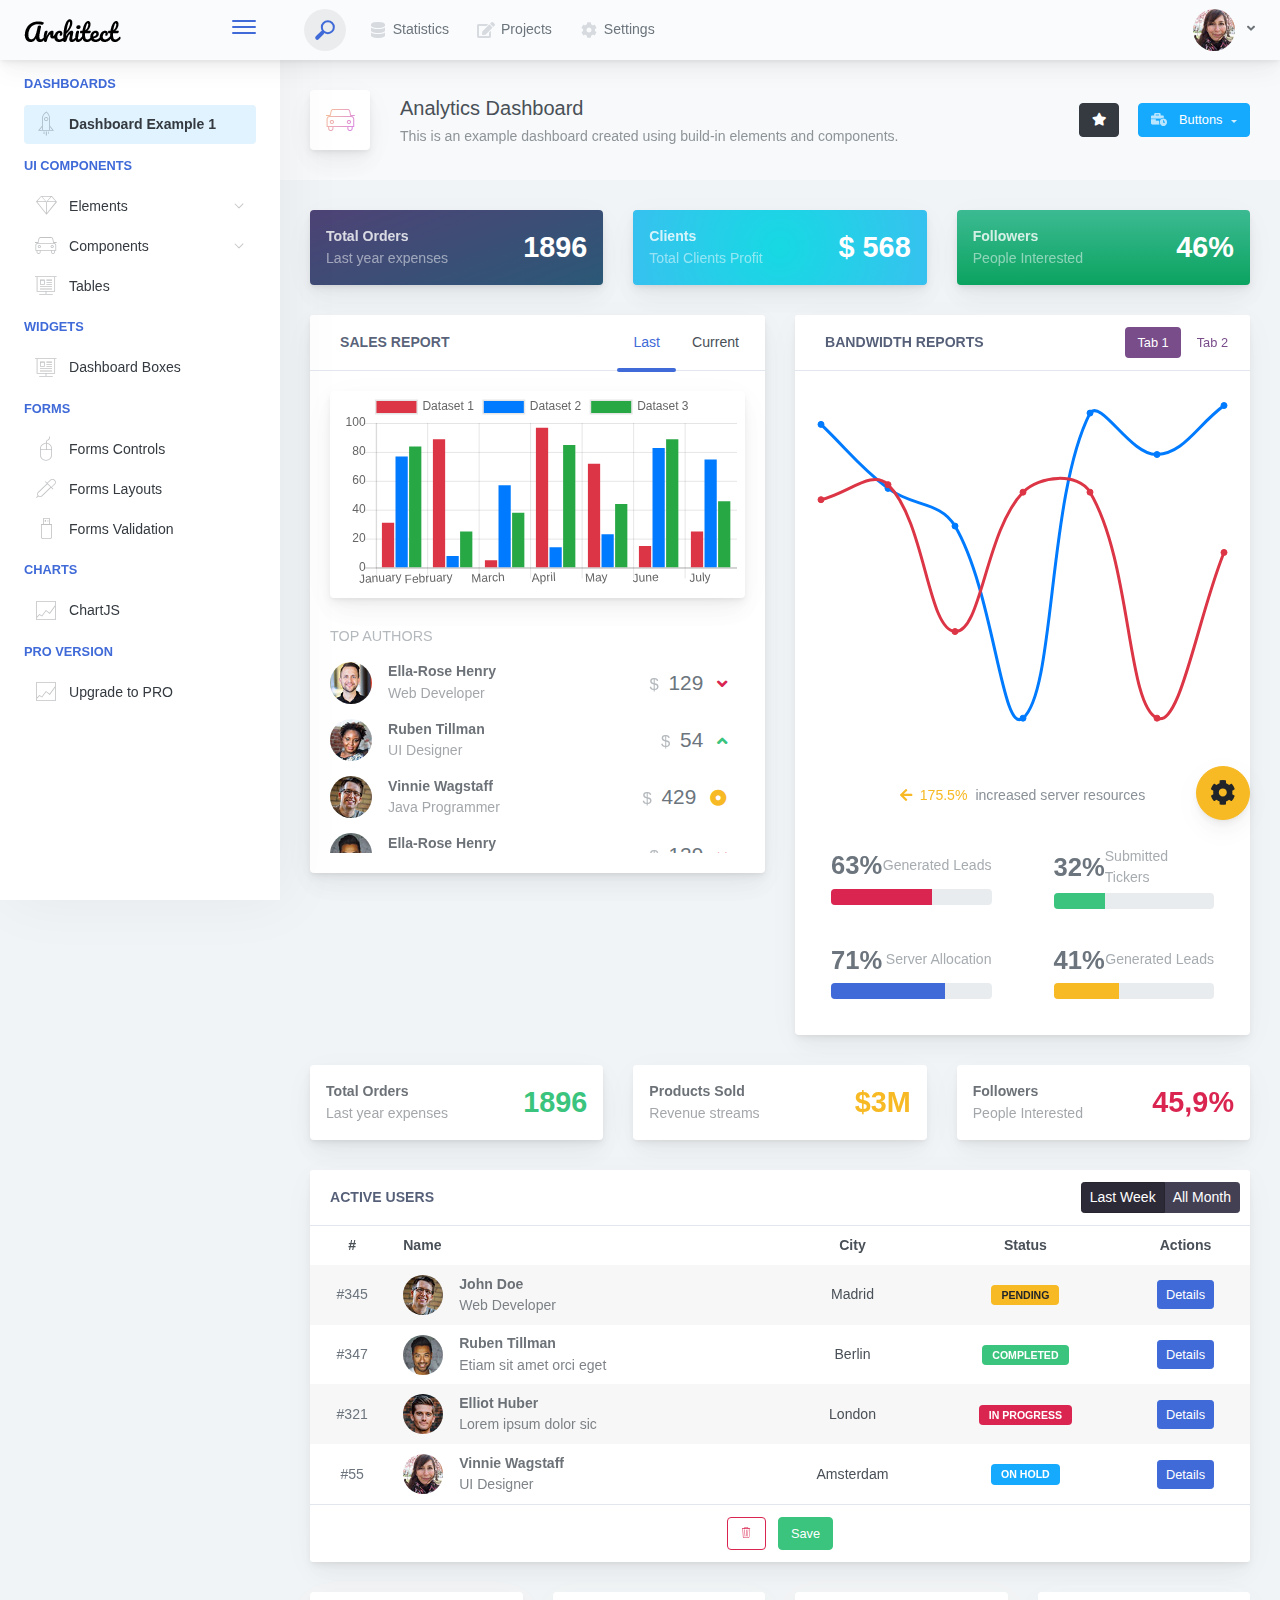
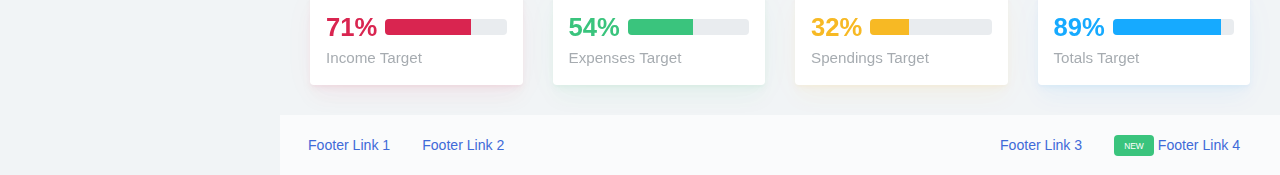
<file: INVESTIDOR/index.html>
<!doctype html>
<html lang="en">

<head>
    <meta charset="utf-8">
    <meta http-equiv="X-UA-Compatible" content="IE=edge">
    <meta http-equiv="Content-Language" content="en">
    <meta http-equiv="Content-Type" content="text/html; charset=utf-8"/>
    <title>Analytics Dashboard - This is an example dashboard created using build-in elements and components.</title>
    <meta name="viewport" content="width=device-width, initial-scale=1, maximum-scale=1, user-scalable=no, shrink-to-fit=no" />
    <meta name="description" content="This is an example dashboard created using build-in elements and components.">
    <meta name="msapplication-tap-highlight" content="no">
    <!--
    =========================================================
    * ArchitectUI HTML Theme Dashboard - v1.0.0
    =========================================================
    * Product Page: https://dashboardpack.com
    * Copyright 2019 DashboardPack (https://dashboardpack.com)
    * Licensed under MIT (https://github.com/DashboardPack/architectui-html-theme-free/blob/master/LICENSE)
    =========================================================
    * The above copyright notice and this permission notice shall be included in all copies or substantial portions of the Software.
-->
<link href="./main.css" rel="stylesheet"></head>
<body>
    <div class="app-container app-theme-white body-tabs-shadow fixed-sidebar fixed-header">
        <div class="app-header header-shadow">
            <div class="app-header__logo">
                <div class="logo-src"></div>
                <div class="header__pane ml-auto">
                    <div>
                        <button type="button" class="hamburger close-sidebar-btn hamburger--elastic" data-class="closed-sidebar">
                            <span class="hamburger-box">
                                <span class="hamburger-inner"></span>
                            </span>
                        </button>
                    </div>
                </div>
            </div>
            <div class="app-header__mobile-menu">
                <div>
                    <button type="button" class="hamburger hamburger--elastic mobile-toggle-nav">
                        <span class="hamburger-box">
                            <span class="hamburger-inner"></span>
                        </span>
                    </button>
                </div>
            </div>
            <div class="app-header__menu">
                <span>
                    <button type="button" class="btn-icon btn-icon-only btn btn-primary btn-sm mobile-toggle-header-nav">
                        <span class="btn-icon-wrapper">
                            <i class="fa fa-ellipsis-v fa-w-6"></i>
                        </span>
                    </button>
                </span>
            </div>    <div class="app-header__content">
                <div class="app-header-left">
                    <div class="search-wrapper">
                        <div class="input-holder">
                            <input type="text" class="search-input" placeholder="Type to search">
                            <button class="search-icon"><span></span></button>
                        </div>
                        <button class="close"></button>
                    </div>
                    <ul class="header-menu nav">
                        <li class="nav-item">
                            <a href="javascript:void(0);" class="nav-link">
                                <i class="nav-link-icon fa fa-database"> </i>
                                Statistics
                            </a>
                        </li>
                        <li class="btn-group nav-item">
                            <a href="javascript:void(0);" class="nav-link">
                                <i class="nav-link-icon fa fa-edit"></i>
                                Projects
                            </a>
                        </li>
                        <li class="dropdown nav-item">
                            <a href="javascript:void(0);" class="nav-link">
                                <i class="nav-link-icon fa fa-cog"></i>
                                Settings
                            </a>
                        </li>
                    </ul>        </div>
                    <div class="app-header-right">
                        <div class="header-btn-lg pr-0">
                            <div class="widget-content p-0">
                                <div class="widget-content-wrapper">
                                    <div class="widget-content-left">
                                        <div class="btn-group">
                                            <a data-toggle="dropdown" aria-haspopup="true" aria-expanded="false" class="p-0 btn">
                                                <img width="42" class="rounded-circle" src="assets/images/avatars/1.jpg" alt="">
                                                <i class="fa fa-angle-down ml-2 opacity-8"></i>
                                            </a>
                                            <div tabindex="-1" role="menu" aria-hidden="true" class="dropdown-menu dropdown-menu-right">
                                                <button type="button" tabindex="0" class="dropdown-item">User Account</button>
                                                <button type="button" tabindex="0" class="dropdown-item">Settings</button>
                                                <h6 tabindex="-1" class="dropdown-header">Header</h6>
                                                <button type="button" tabindex="0" class="dropdown-item">Actions</button>
                                                <div tabindex="-1" class="dropdown-divider"></div>
                                                <button type="button" tabindex="0" class="dropdown-item">Dividers</button>
                                            </div>
                                        </div>
                                    </div>
                                    <div class="widget-content-left  ml-3 header-user-info">
                                        <div class="widget-heading">
                                            Alina Mclourd
                                        </div>
                                        <div class="widget-subheading">
                                            VP People Manager
                                        </div>
                                    </div>
                                    <div class="widget-content-right header-user-info ml-3">
                                        <button type="button" class="btn-shadow p-1 btn btn-primary btn-sm show-toastr-example">
                                            <i class="fa text-white fa-calendar pr-1 pl-1"></i>
                                        </button>
                                    </div>
                                </div>
                            </div>
                        </div>        </div>
                    </div>
                </div>        <div class="ui-theme-settings">
                    <button type="button" id="TooltipDemo" class="btn-open-options btn btn-warning">
                        <i class="fa fa-cog fa-w-16 fa-spin fa-2x"></i>
                    </button>
                    <div class="theme-settings__inner">
                        <div class="scrollbar-container">
                            <div class="theme-settings__options-wrapper">
                                <h3 class="themeoptions-heading">Layout Options
                                </h3>
                                <div class="p-3">
                                    <ul class="list-group">
                                        <li class="list-group-item">
                                            <div class="widget-content p-0">
                                                <div class="widget-content-wrapper">
                                                    <div class="widget-content-left mr-3">
                                                        <div class="switch has-switch switch-container-class" data-class="fixed-header">
                                                            <div class="switch-animate switch-on">
                                                                <input type="checkbox" checked data-toggle="toggle" data-onstyle="success">
                                                            </div>
                                                        </div>
                                                    </div>
                                                    <div class="widget-content-left">
                                                        <div class="widget-heading">Fixed Header
                                                        </div>
                                                        <div class="widget-subheading">Makes the header top fixed, always visible!
                                                        </div>
                                                    </div>
                                                </div>
                                            </div>
                                        </li>
                                        <li class="list-group-item">
                                            <div class="widget-content p-0">
                                                <div class="widget-content-wrapper">
                                                    <div class="widget-content-left mr-3">
                                                        <div class="switch has-switch switch-container-class" data-class="fixed-sidebar">
                                                            <div class="switch-animate switch-on">
                                                                <input type="checkbox" checked data-toggle="toggle" data-onstyle="success">
                                                            </div>
                                                        </div>
                                                    </div>
                                                    <div class="widget-content-left">
                                                        <div class="widget-heading">Fixed Sidebar
                                                        </div>
                                                        <div class="widget-subheading">Makes the sidebar left fixed, always visible!
                                                        </div>
                                                    </div>
                                                </div>
                                            </div>
                                        </li>
                                        <li class="list-group-item">
                                            <div class="widget-content p-0">
                                                <div class="widget-content-wrapper">
                                                    <div class="widget-content-left mr-3">
                                                        <div class="switch has-switch switch-container-class" data-class="fixed-footer">
                                                            <div class="switch-animate switch-off">
                                                                <input type="checkbox" data-toggle="toggle" data-onstyle="success">
                                                            </div>
                                                        </div>
                                                    </div>
                                                    <div class="widget-content-left">
                                                        <div class="widget-heading">Fixed Footer
                                                        </div>
                                                        <div class="widget-subheading">Makes the app footer bottom fixed, always visible!
                                                        </div>
                                                    </div>
                                                </div>
                                            </div>
                                        </li>
                                    </ul>
                                </div>
                                <h3 class="themeoptions-heading">
                                    <div>
                                        Header Options
                                    </div>
                                    <button type="button" class="btn-pill btn-shadow btn-wide ml-auto btn btn-focus btn-sm switch-header-cs-class" data-class="">
                                        Restore Default
                                    </button>
                                </h3>
                                <div class="p-3">
                                    <ul class="list-group">
                                        <li class="list-group-item">
                                            <h5 class="pb-2">Choose Color Scheme
                                            </h5>
                                            <div class="theme-settings-swatches">
                                                <div class="swatch-holder bg-primary switch-header-cs-class" data-class="bg-primary header-text-light">
                                                </div>
                                                <div class="swatch-holder bg-secondary switch-header-cs-class" data-class="bg-secondary header-text-light">
                                                </div>
                                                <div class="swatch-holder bg-success switch-header-cs-class" data-class="bg-success header-text-dark">
                                                </div>
                                                <div class="swatch-holder bg-info switch-header-cs-class" data-class="bg-info header-text-dark">
                                                </div>
                                                <div class="swatch-holder bg-warning switch-header-cs-class" data-class="bg-warning header-text-dark">
                                                </div>
                                                <div class="swatch-holder bg-danger switch-header-cs-class" data-class="bg-danger header-text-light">
                                                </div>
                                                <div class="swatch-holder bg-light switch-header-cs-class" data-class="bg-light header-text-dark">
                                                </div>
                                                <div class="swatch-holder bg-dark switch-header-cs-class" data-class="bg-dark header-text-light">
                                                </div>
                                                <div class="swatch-holder bg-focus switch-header-cs-class" data-class="bg-focus header-text-light">
                                                </div>
                                                <div class="swatch-holder bg-alternate switch-header-cs-class" data-class="bg-alternate header-text-light">
                                                </div>
                                                <div class="divider">
                                                </div>
                                                <div class="swatch-holder bg-vicious-stance switch-header-cs-class" data-class="bg-vicious-stance header-text-light">
                                                </div>
                                                <div class="swatch-holder bg-midnight-bloom switch-header-cs-class" data-class="bg-midnight-bloom header-text-light">
                                                </div>
                                                <div class="swatch-holder bg-night-sky switch-header-cs-class" data-class="bg-night-sky header-text-light">
                                                </div>
                                                <div class="swatch-holder bg-slick-carbon switch-header-cs-class" data-class="bg-slick-carbon header-text-light">
                                                </div>
                                                <div class="swatch-holder bg-asteroid switch-header-cs-class" data-class="bg-asteroid header-text-light">
                                                </div>
                                                <div class="swatch-holder bg-royal switch-header-cs-class" data-class="bg-royal header-text-light">
                                                </div>
                                                <div class="swatch-holder bg-warm-flame switch-header-cs-class" data-class="bg-warm-flame header-text-dark">
                                                </div>
                                                <div class="swatch-holder bg-night-fade switch-header-cs-class" data-class="bg-night-fade header-text-dark">
                                                </div>
                                                <div class="swatch-holder bg-sunny-morning switch-header-cs-class" data-class="bg-sunny-morning header-text-dark">
                                                </div>
                                                <div class="swatch-holder bg-tempting-azure switch-header-cs-class" data-class="bg-tempting-azure header-text-dark">
                                                </div>
                                                <div class="swatch-holder bg-amy-crisp switch-header-cs-class" data-class="bg-amy-crisp header-text-dark">
                                                </div>
                                                <div class="swatch-holder bg-heavy-rain switch-header-cs-class" data-class="bg-heavy-rain header-text-dark">
                                                </div>
                                                <div class="swatch-holder bg-mean-fruit switch-header-cs-class" data-class="bg-mean-fruit header-text-dark">
                                                </div>
                                                <div class="swatch-holder bg-malibu-beach switch-header-cs-class" data-class="bg-malibu-beach header-text-light">
                                                </div>
                                                <div class="swatch-holder bg-deep-blue switch-header-cs-class" data-class="bg-deep-blue header-text-dark">
                                                </div>
                                                <div class="swatch-holder bg-ripe-malin switch-header-cs-class" data-class="bg-ripe-malin header-text-light">
                                                </div>
                                                <div class="swatch-holder bg-arielle-smile switch-header-cs-class" data-class="bg-arielle-smile header-text-light">
                                                </div>
                                                <div class="swatch-holder bg-plum-plate switch-header-cs-class" data-class="bg-plum-plate header-text-light">
                                                </div>
                                                <div class="swatch-holder bg-happy-fisher switch-header-cs-class" data-class="bg-happy-fisher header-text-dark">
                                                </div>
                                                <div class="swatch-holder bg-happy-itmeo switch-header-cs-class" data-class="bg-happy-itmeo header-text-light">
                                                </div>
                                                <div class="swatch-holder bg-mixed-hopes switch-header-cs-class" data-class="bg-mixed-hopes header-text-light">
                                                </div>
                                                <div class="swatch-holder bg-strong-bliss switch-header-cs-class" data-class="bg-strong-bliss header-text-light">
                                                </div>
                                                <div class="swatch-holder bg-grow-early switch-header-cs-class" data-class="bg-grow-early header-text-light">
                                                </div>
                                                <div class="swatch-holder bg-love-kiss switch-header-cs-class" data-class="bg-love-kiss header-text-light">
                                                </div>
                                                <div class="swatch-holder bg-premium-dark switch-header-cs-class" data-class="bg-premium-dark header-text-light">
                                                </div>
                                                <div class="swatch-holder bg-happy-green switch-header-cs-class" data-class="bg-happy-green header-text-light">
                                                </div>
                                            </div>
                                        </li>
                                    </ul>
                                </div>
                                <h3 class="themeoptions-heading">
                                    <div>Sidebar Options</div>
                                    <button type="button" class="btn-pill btn-shadow btn-wide ml-auto btn btn-focus btn-sm switch-sidebar-cs-class" data-class="">
                                        Restore Default
                                    </button>
                                </h3>
                                <div class="p-3">
                                    <ul class="list-group">
                                        <li class="list-group-item">
                                            <h5 class="pb-2">Choose Color Scheme
                                            </h5>
                                            <div class="theme-settings-swatches">
                                                <div class="swatch-holder bg-primary switch-sidebar-cs-class" data-class="bg-primary sidebar-text-light">
                                                </div>
                                                <div class="swatch-holder bg-secondary switch-sidebar-cs-class" data-class="bg-secondary sidebar-text-light">
                                                </div>
                                                <div class="swatch-holder bg-success switch-sidebar-cs-class" data-class="bg-success sidebar-text-dark">
                                                </div>
                                                <div class="swatch-holder bg-info switch-sidebar-cs-class" data-class="bg-info sidebar-text-dark">
                                                </div>
                                                <div class="swatch-holder bg-warning switch-sidebar-cs-class" data-class="bg-warning sidebar-text-dark">
                                                </div>
                                                <div class="swatch-holder bg-danger switch-sidebar-cs-class" data-class="bg-danger sidebar-text-light">
                                                </div>
                                                <div class="swatch-holder bg-light switch-sidebar-cs-class" data-class="bg-light sidebar-text-dark">
                                                </div>
                                                <div class="swatch-holder bg-dark switch-sidebar-cs-class" data-class="bg-dark sidebar-text-light">
                                                </div>
                                                <div class="swatch-holder bg-focus switch-sidebar-cs-class" data-class="bg-focus sidebar-text-light">
                                                </div>
                                                <div class="swatch-holder bg-alternate switch-sidebar-cs-class" data-class="bg-alternate sidebar-text-light">
                                                </div>
                                                <div class="divider">
                                                </div>
                                                <div class="swatch-holder bg-vicious-stance switch-sidebar-cs-class" data-class="bg-vicious-stance sidebar-text-light">
                                                </div>
                                                <div class="swatch-holder bg-midnight-bloom switch-sidebar-cs-class" data-class="bg-midnight-bloom sidebar-text-light">
                                                </div>
                                                <div class="swatch-holder bg-night-sky switch-sidebar-cs-class" data-class="bg-night-sky sidebar-text-light">
                                                </div>
                                                <div class="swatch-holder bg-slick-carbon switch-sidebar-cs-class" data-class="bg-slick-carbon sidebar-text-light">
                                                </div>
                                                <div class="swatch-holder bg-asteroid switch-sidebar-cs-class" data-class="bg-asteroid sidebar-text-light">
                                                </div>
                                                <div class="swatch-holder bg-royal switch-sidebar-cs-class" data-class="bg-royal sidebar-text-light">
                                                </div>
                                                <div class="swatch-holder bg-warm-flame switch-sidebar-cs-class" data-class="bg-warm-flame sidebar-text-dark">
                                                </div>
                                                <div class="swatch-holder bg-night-fade switch-sidebar-cs-class" data-class="bg-night-fade sidebar-text-dark">
                                                </div>
                                                <div class="swatch-holder bg-sunny-morning switch-sidebar-cs-class" data-class="bg-sunny-morning sidebar-text-dark">
                                                </div>
                                                <div class="swatch-holder bg-tempting-azure switch-sidebar-cs-class" data-class="bg-tempting-azure sidebar-text-dark">
                                                </div>
                                                <div class="swatch-holder bg-amy-crisp switch-sidebar-cs-class" data-class="bg-amy-crisp sidebar-text-dark">
                                                </div>
                                                <div class="swatch-holder bg-heavy-rain switch-sidebar-cs-class" data-class="bg-heavy-rain sidebar-text-dark">
                                                </div>
                                                <div class="swatch-holder bg-mean-fruit switch-sidebar-cs-class" data-class="bg-mean-fruit sidebar-text-dark">
                                                </div>
                                                <div class="swatch-holder bg-malibu-beach switch-sidebar-cs-class" data-class="bg-malibu-beach sidebar-text-light">
                                                </div>
                                                <div class="swatch-holder bg-deep-blue switch-sidebar-cs-class" data-class="bg-deep-blue sidebar-text-dark">
                                                </div>
                                                <div class="swatch-holder bg-ripe-malin switch-sidebar-cs-class" data-class="bg-ripe-malin sidebar-text-light">
                                                </div>
                                                <div class="swatch-holder bg-arielle-smile switch-sidebar-cs-class" data-class="bg-arielle-smile sidebar-text-light">
                                                </div>
                                                <div class="swatch-holder bg-plum-plate switch-sidebar-cs-class" data-class="bg-plum-plate sidebar-text-light">
                                                </div>
                                                <div class="swatch-holder bg-happy-fisher switch-sidebar-cs-class" data-class="bg-happy-fisher sidebar-text-dark">
                                                </div>
                                                <div class="swatch-holder bg-happy-itmeo switch-sidebar-cs-class" data-class="bg-happy-itmeo sidebar-text-light">
                                                </div>
                                                <div class="swatch-holder bg-mixed-hopes switch-sidebar-cs-class" data-class="bg-mixed-hopes sidebar-text-light">
                                                </div>
                                                <div class="swatch-holder bg-strong-bliss switch-sidebar-cs-class" data-class="bg-strong-bliss sidebar-text-light">
                                                </div>
                                                <div class="swatch-holder bg-grow-early switch-sidebar-cs-class" data-class="bg-grow-early sidebar-text-light">
                                                </div>
                                                <div class="swatch-holder bg-love-kiss switch-sidebar-cs-class" data-class="bg-love-kiss sidebar-text-light">
                                                </div>
                                                <div class="swatch-holder bg-premium-dark switch-sidebar-cs-class" data-class="bg-premium-dark sidebar-text-light">
                                                </div>
                                                <div class="swatch-holder bg-happy-green switch-sidebar-cs-class" data-class="bg-happy-green sidebar-text-light">
                                                </div>
                                            </div>
                                        </li>
                                    </ul>
                                </div>
                                <h3 class="themeoptions-heading">
                                    <div>Main Content Options</div>
                                    <button type="button" class="btn-pill btn-shadow btn-wide ml-auto active btn btn-focus btn-sm">Restore Default
                                    </button>
                                </h3>
                                <div class="p-3">
                                    <ul class="list-group">
                                        <li class="list-group-item">
                                            <h5 class="pb-2">Page Section Tabs
                                            </h5>
                                            <div class="theme-settings-swatches">
                                                <div role="group" class="mt-2 btn-group">
                                                    <button type="button" class="btn-wide btn-shadow btn-primary btn btn-secondary switch-theme-class" data-class="body-tabs-line">
                                                        Line
                                                    </button>
                                                    <button type="button" class="btn-wide btn-shadow btn-primary active btn btn-secondary switch-theme-class" data-class="body-tabs-shadow">
                                                        Shadow
                                                    </button>
                                                </div>
                                            </div>
                                        </li>
                                    </ul>
                                </div>
                            </div>
                        </div>
                    </div>
                </div>        <div class="app-main">
                    <div class="app-sidebar sidebar-shadow">
                        <div class="app-header__logo">
                            <div class="logo-src"></div>
                            <div class="header__pane ml-auto">
                                <div>
                                    <button type="button" class="hamburger close-sidebar-btn hamburger--elastic" data-class="closed-sidebar">
                                        <span class="hamburger-box">
                                            <span class="hamburger-inner"></span>
                                        </span>
                                    </button>
                                </div>
                            </div>
                        </div>
                        <div class="app-header__mobile-menu">
                            <div>
                                <button type="button" class="hamburger hamburger--elastic mobile-toggle-nav">
                                    <span class="hamburger-box">
                                        <span class="hamburger-inner"></span>
                                    </span>
                                </button>
                            </div>
                        </div>
                        <div class="app-header__menu">
                            <span>
                                <button type="button" class="btn-icon btn-icon-only btn btn-primary btn-sm mobile-toggle-header-nav">
                                    <span class="btn-icon-wrapper">
                                        <i class="fa fa-ellipsis-v fa-w-6"></i>
                                    </span>
                                </button>
                            </span>
                        </div>    <div class="scrollbar-sidebar">
                            <div class="app-sidebar__inner">
                                <ul class="vertical-nav-menu">
                                    <li class="app-sidebar__heading">Dashboards</li>
                                    <li>
                                        <a href="index.html" class="mm-active">
                                            <i class="metismenu-icon pe-7s-rocket"></i>
                                            Dashboard Example 1
                                        </a>
                                    </li>
                                    <li class="app-sidebar__heading">UI Components</li>
                                    <li        
                                    
                                    
                                    
                                    
                                    
                                    
                                    
                                    >
                                    <a href="#">
                                        <i class="metismenu-icon pe-7s-diamond"></i>
                                        Elements
                                        <i class="metismenu-state-icon pe-7s-angle-down caret-left"></i>
                                    </a>
                                    <ul








                                    >
                                    <li>
                                        <a href="elements-buttons-standard.html">
                                            <i class="metismenu-icon"></i>
                                            Buttons
                                        </a>
                                    </li>
                                    <li>
                                        <a href="elements-dropdowns.html">
                                            <i class="metismenu-icon">
                                            </i>Dropdowns
                                        </a>
                                    </li>
                                    <li>
                                        <a href="elements-icons.html">
                                            <i class="metismenu-icon">
                                            </i>Icons
                                        </a>
                                    </li>
                                    <li>
                                        <a href="elements-badges-labels.html">
                                            <i class="metismenu-icon">
                                            </i>Badges
                                        </a>
                                    </li>
                                    <li>
                                        <a href="elements-cards.html">
                                            <i class="metismenu-icon">
                                            </i>Cards
                                        </a>
                                    </li>
                                    <li>
                                        <a href="elements-list-group.html">
                                            <i class="metismenu-icon">
                                            </i>List Groups
                                        </a>
                                    </li>
                                    <li>
                                        <a href="elements-navigation.html">
                                            <i class="metismenu-icon">
                                            </i>Navigation Menus
                                        </a>
                                    </li>
                                    <li>
                                        <a href="elements-utilities.html">
                                            <i class="metismenu-icon">
                                            </i>Utilities
                                        </a>
                                    </li>
                                </ul>
                            </li>
                            <li











                            >
                            <a href="#">
                                <i class="metismenu-icon pe-7s-car"></i>
                                Components
                                <i class="metismenu-state-icon pe-7s-angle-down caret-left"></i>
                            </a>
                            <ul











                            >
                            <li>
                                <a href="components-tabs.html">
                                    <i class="metismenu-icon">
                                    </i>Tabs
                                </a>
                            </li>
                            <li>
                                <a href="components-accordions.html">
                                    <i class="metismenu-icon">
                                    </i>Accordions
                                </a>
                            </li>
                            <li>
                                <a href="components-notifications.html">
                                    <i class="metismenu-icon">
                                    </i>Notifications
                                </a>
                            </li>
                            <li>
                                <a href="components-modals.html">
                                    <i class="metismenu-icon">
                                    </i>Modals
                                </a>
                            </li>
                            <li>
                                <a href="components-progress-bar.html">
                                    <i class="metismenu-icon">
                                    </i>Progress Bar
                                </a>
                            </li>
                            <li>
                                <a href="components-tooltips-popovers.html">
                                    <i class="metismenu-icon">
                                    </i>Tooltips &amp; Popovers
                                </a>
                            </li>
                            <li>
                                <a href="components-carousel.html">
                                    <i class="metismenu-icon">
                                    </i>Carousel
                                </a>
                            </li>
                            <li>
                                <a href="components-calendar.html">
                                    <i class="metismenu-icon">
                                    </i>Calendar
                                </a>
                            </li>
                            <li>
                                <a href="components-pagination.html">
                                    <i class="metismenu-icon">
                                    </i>Pagination
                                </a>
                            </li>
                            <li>
                                <a href="components-scrollable-elements.html">
                                    <i class="metismenu-icon">
                                    </i>Scrollable
                                </a>
                            </li>
                            <li>
                                <a href="components-maps.html">
                                    <i class="metismenu-icon">
                                    </i>Maps
                                </a>
                            </li>
                        </ul>
                    </li>
                    <li  >
                        <a href="tables-regular.html">
                            <i class="metismenu-icon pe-7s-display2"></i>
                            Tables
                        </a>
                    </li>
                    <li class="app-sidebar__heading">Widgets</li>
                    <li>
                        <a href="dashboard-boxes.html">
                            <i class="metismenu-icon pe-7s-display2"></i>
                            Dashboard Boxes
                        </a>
                    </li>
                    <li class="app-sidebar__heading">Forms</li>
                    <li>
                        <a href="forms-controls.html">
                            <i class="metismenu-icon pe-7s-mouse">
                            </i>Forms Controls
                        </a>
                    </li>
                    <li>
                        <a href="forms-layouts.html">
                            <i class="metismenu-icon pe-7s-eyedropper">
                            </i>Forms Layouts
                        </a>
                    </li>
                    <li>
                        <a href="forms-validation.html">
                            <i class="metismenu-icon pe-7s-pendrive">
                            </i>Forms Validation
                        </a>
                    </li>
                    <li class="app-sidebar__heading">Charts</li>
                    <li>
                        <a href="charts-chartjs.html">
                            <i class="metismenu-icon pe-7s-graph2">
                            </i>ChartJS
                        </a>
                    </li>
                    <li class="app-sidebar__heading">PRO Version</li>
                    <li>
                        <a href="https://dashboardpack.com/theme-details/architectui-dashboard-html-pro/" target="_blank">
                            <i class="metismenu-icon pe-7s-graph2">
                            </i>
                            Upgrade to PRO
                        </a>
                    </li>
                </ul>
            </div>
        </div>
    </div>    <div class="app-main__outer">
        <div class="app-main__inner">
            <div class="app-page-title">
                <div class="page-title-wrapper">
                    <div class="page-title-heading">
                        <div class="page-title-icon">
                            <i class="pe-7s-car icon-gradient bg-mean-fruit">
                            </i>
                        </div>
                        <div>Analytics Dashboard
                            <div class="page-title-subheading">This is an example dashboard created using build-in elements and components.
                            </div>
                        </div>
                    </div>
                    <div class="page-title-actions">
                        <button type="button" data-toggle="tooltip" title="Example Tooltip" data-placement="bottom" class="btn-shadow mr-3 btn btn-dark">
                            <i class="fa fa-star"></i>
                        </button>
                        <div class="d-inline-block dropdown">
                            <button type="button" data-toggle="dropdown" aria-haspopup="true" aria-expanded="false" class="btn-shadow dropdown-toggle btn btn-info">
                                <span class="btn-icon-wrapper pr-2 opacity-7">
                                    <i class="fa fa-business-time fa-w-20"></i>
                                </span>
                                Buttons
                            </button>
                            <div tabindex="-1" role="menu" aria-hidden="true" class="dropdown-menu dropdown-menu-right">
                                <ul class="nav flex-column">
                                    <li class="nav-item">
                                        <a href="javascript:void(0);" class="nav-link">
                                            <i class="nav-link-icon lnr-inbox"></i>
                                            <span>
                                                Inbox
                                            </span>
                                            <div class="ml-auto badge badge-pill badge-secondary">86</div>
                                        </a>
                                    </li>
                                    <li class="nav-item">
                                        <a href="javascript:void(0);" class="nav-link">
                                            <i class="nav-link-icon lnr-book"></i>
                                            <span>
                                                Book
                                            </span>
                                            <div class="ml-auto badge badge-pill badge-danger">5</div>
                                        </a>
                                    </li>
                                    <li class="nav-item">
                                        <a href="javascript:void(0);" class="nav-link">
                                            <i class="nav-link-icon lnr-picture"></i>
                                            <span>
                                                Picture
                                            </span>
                                        </a>
                                    </li>
                                    <li class="nav-item">
                                        <a disabled href="javascript:void(0);" class="nav-link disabled">
                                            <i class="nav-link-icon lnr-file-empty"></i>
                                            <span>
                                                File Disabled
                                            </span>
                                        </a>
                                    </li>
                                </ul>
                            </div>
                        </div>
                    </div>    </div>
                </div>            <div class="row">
                    <div class="col-md-6 col-xl-4">
                        <div class="card mb-3 widget-content bg-midnight-bloom">
                            <div class="widget-content-wrapper text-white">
                                <div class="widget-content-left">
                                    <div class="widget-heading">Total Orders</div>
                                    <div class="widget-subheading">Last year expenses</div>
                                </div>
                                <div class="widget-content-right">
                                    <div class="widget-numbers text-white"><span>1896</span></div>
                                </div>
                            </div>
                        </div>
                    </div>
                    <div class="col-md-6 col-xl-4">
                        <div class="card mb-3 widget-content bg-arielle-smile">
                            <div class="widget-content-wrapper text-white">
                                <div class="widget-content-left">
                                    <div class="widget-heading">Clients</div>
                                    <div class="widget-subheading">Total Clients Profit</div>
                                </div>
                                <div class="widget-content-right">
                                    <div class="widget-numbers text-white"><span>$ 568</span></div>
                                </div>
                            </div>
                        </div>
                    </div>
                    <div class="col-md-6 col-xl-4">
                        <div class="card mb-3 widget-content bg-grow-early">
                            <div class="widget-content-wrapper text-white">
                                <div class="widget-content-left">
                                    <div class="widget-heading">Followers</div>
                                    <div class="widget-subheading">People Interested</div>
                                </div>
                                <div class="widget-content-right">
                                    <div class="widget-numbers text-white"><span>46%</span></div>
                                </div>
                            </div>
                        </div>
                    </div>
                    <div class="d-xl-none d-lg-block col-md-6 col-xl-4">
                        <div class="card mb-3 widget-content bg-premium-dark">
                            <div class="widget-content-wrapper text-white">
                                <div class="widget-content-left">
                                    <div class="widget-heading">Products Sold</div>
                                    <div class="widget-subheading">Revenue streams</div>
                                </div>
                                <div class="widget-content-right">
                                    <div class="widget-numbers text-warning"><span>$14M</span></div>
                                </div>
                            </div>
                        </div>
                    </div>
                </div>
                <div class="row">
                    <div class="col-md-12 col-lg-6">
                        <div class="mb-3 card">
                            <div class="card-header-tab card-header-tab-animation card-header">
                                <div class="card-header-title">
                                    <i class="header-icon lnr-apartment icon-gradient bg-love-kiss"> </i>
                                    Sales Report
                                </div>
                                <ul class="nav">
                                    <li class="nav-item"><a href="javascript:void(0);" class="active nav-link">Last</a></li>
                                    <li class="nav-item"><a href="javascript:void(0);" class="nav-link second-tab-toggle">Current</a></li>
                                </ul>
                            </div>
                            <div class="card-body">
                                <div class="tab-content">
                                    <div class="tab-pane fade show active" id="tabs-eg-77">
                                        <div class="card mb-3 widget-chart widget-chart2 text-left w-100">
                                            <div class="widget-chat-wrapper-outer">
                                                <div class="widget-chart-wrapper widget-chart-wrapper-lg opacity-10 m-0">
                                                    <canvas id="canvas"></canvas>
                                                </div>
                                            </div>
                                        </div>
                                        <h6 class="text-muted text-uppercase font-size-md opacity-5 font-weight-normal">Top Authors</h6>
                                        <div class="scroll-area-sm">
                                            <div class="scrollbar-container">
                                                <ul class="rm-list-borders rm-list-borders-scroll list-group list-group-flush">
                                                    <li class="list-group-item">
                                                        <div class="widget-content p-0">
                                                            <div class="widget-content-wrapper">
                                                                <div class="widget-content-left mr-3">
                                                                    <img width="42" class="rounded-circle" src="assets/images/avatars/9.jpg" alt="">
                                                                </div>
                                                                <div class="widget-content-left">
                                                                    <div class="widget-heading">Ella-Rose Henry</div>
                                                                    <div class="widget-subheading">Web Developer</div>
                                                                </div>
                                                                <div class="widget-content-right">
                                                                    <div class="font-size-xlg text-muted">
                                                                        <small class="opacity-5 pr-1">$</small>
                                                                        <span>129</span>
                                                                        <small class="text-danger pl-2">
                                                                            <i class="fa fa-angle-down"></i>
                                                                        </small>
                                                                    </div>
                                                                </div>
                                                            </div>
                                                        </div>
                                                    </li>
                                                    <li class="list-group-item">
                                                        <div class="widget-content p-0">
                                                            <div class="widget-content-wrapper">
                                                                <div class="widget-content-left mr-3">
                                                                    <img width="42" class="rounded-circle" src="assets/images/avatars/5.jpg" alt="">
                                                                </div>
                                                                <div class="widget-content-left">
                                                                    <div class="widget-heading">Ruben Tillman</div>
                                                                    <div class="widget-subheading">UI Designer</div>
                                                                </div>
                                                                <div class="widget-content-right">
                                                                    <div class="font-size-xlg text-muted">
                                                                        <small class="opacity-5 pr-1">$</small>
                                                                        <span>54</span>
                                                                        <small class="text-success pl-2">
                                                                            <i class="fa fa-angle-up"></i>
                                                                        </small>
                                                                    </div>
                                                                </div>
                                                            </div>
                                                        </div>
                                                    </li>
                                                    <li class="list-group-item">
                                                        <div class="widget-content p-0">
                                                            <div class="widget-content-wrapper">
                                                                <div class="widget-content-left mr-3">
                                                                    <img width="42" class="rounded-circle" src="assets/images/avatars/4.jpg" alt="">
                                                                </div>
                                                                <div class="widget-content-left">
                                                                    <div class="widget-heading">Vinnie Wagstaff</div>
                                                                    <div class="widget-subheading">Java Programmer</div>
                                                                </div>
                                                                <div class="widget-content-right">
                                                                    <div class="font-size-xlg text-muted">
                                                                        <small class="opacity-5 pr-1">$</small>
                                                                        <span>429</span>
                                                                        <small class="text-warning pl-2">
                                                                            <i class="fa fa-dot-circle"></i>
                                                                        </small>
                                                                    </div>
                                                                </div>
                                                            </div>
                                                        </div>
                                                    </li>
                                                    <li class="list-group-item">
                                                        <div class="widget-content p-0">
                                                            <div class="widget-content-wrapper">
                                                                <div class="widget-content-left mr-3">
                                                                    <img width="42" class="rounded-circle" src="assets/images/avatars/3.jpg" alt="">
                                                                </div>
                                                                <div class="widget-content-left">
                                                                    <div class="widget-heading">Ella-Rose Henry</div>
                                                                    <div class="widget-subheading">Web Developer</div>
                                                                </div>
                                                                <div class="widget-content-right">
                                                                    <div class="font-size-xlg text-muted">
                                                                        <small class="opacity-5 pr-1">$</small>
                                                                        <span>129</span>
                                                                        <small class="text-danger pl-2">
                                                                            <i class="fa fa-angle-down"></i>
                                                                        </small>
                                                                    </div>
                                                                </div>
                                                            </div>
                                                        </div>
                                                    </li>
                                                    <li class="list-group-item">
                                                        <div class="widget-content p-0">
                                                            <div class="widget-content-wrapper">
                                                                <div class="widget-content-left mr-3">
                                                                    <img width="42" class="rounded-circle" src="assets/images/avatars/2.jpg" alt="">
                                                                </div>
                                                                <div class="widget-content-left">
                                                                    <div class="widget-heading">Ruben Tillman</div>
                                                                    <div class="widget-subheading">UI Designer</div>
                                                                </div>
                                                                <div class="widget-content-right">
                                                                    <div class="font-size-xlg text-muted">
                                                                        <small class="opacity-5 pr-1">$</small>
                                                                        <span>54</span>
                                                                        <small class="text-success pl-2">
                                                                            <i class="fa fa-angle-up"></i>
                                                                        </small>
                                                                    </div>
                                                                </div>
                                                            </div>
                                                        </div>
                                                    </li>
                                                </ul>
                                            </div>
                                        </div>
                                    </div>
                                </div>
                            </div>
                        </div>
                    </div>
                    <div class="col-md-12 col-lg-6">
                        <div class="mb-3 card">
                            <div class="card-header-tab card-header">
                                <div class="card-header-title">
                                    <i class="header-icon lnr-rocket icon-gradient bg-tempting-azure"> </i>
                                    Bandwidth Reports
                                </div>
                                <div class="btn-actions-pane-right">
                                    <div class="nav">
                                        <a href="javascript:void(0);" class="border-0 btn-pill btn-wide btn-transition active btn btn-outline-alternate">Tab 1</a>
                                        <a href="javascript:void(0);" class="ml-1 btn-pill btn-wide border-0 btn-transition  btn btn-outline-alternate second-tab-toggle-alt">Tab 2</a>
                                    </div>
                                </div>
                            </div>
                            <div class="tab-content">
                                <div class="tab-pane fade active show" id="tab-eg-55">
                                    <div class="widget-chart p-3">
                                        <div style="height: 350px">
                                            <canvas id="line-chart"></canvas>
                                        </div>
                                        <div class="widget-chart-content text-center mt-5">
                                            <div class="widget-description mt-0 text-warning">
                                                <i class="fa fa-arrow-left"></i>
                                                <span class="pl-1">175.5%</span>
                                                <span class="text-muted opacity-8 pl-1">increased server resources</span>
                                            </div>
                                        </div>
                                    </div>
                                    <div class="pt-2 card-body">
                                        <div class="row">
                                            <div class="col-md-6">
                                                <div class="widget-content">
                                                    <div class="widget-content-outer">
                                                        <div class="widget-content-wrapper">
                                                            <div class="widget-content-left">
                                                                <div class="widget-numbers fsize-3 text-muted">63%</div>
                                                            </div>
                                                            <div class="widget-content-right">
                                                                <div class="text-muted opacity-6">Generated Leads</div>
                                                            </div>
                                                        </div>
                                                        <div class="widget-progress-wrapper mt-1">
                                                            <div class="progress-bar-sm progress-bar-animated-alt progress">
                                                                <div class="progress-bar bg-danger" role="progressbar" aria-valuenow="63" aria-valuemin="0" aria-valuemax="100" style="width: 63%;"></div>
                                                            </div>
                                                        </div>
                                                    </div>
                                                </div>
                                            </div>
                                            <div class="col-md-6">
                                                <div class="widget-content">
                                                    <div class="widget-content-outer">
                                                        <div class="widget-content-wrapper">
                                                            <div class="widget-content-left">
                                                                <div class="widget-numbers fsize-3 text-muted">32%</div>
                                                            </div>
                                                            <div class="widget-content-right">
                                                                <div class="text-muted opacity-6">Submitted Tickers</div>
                                                            </div>
                                                        </div>
                                                        <div class="widget-progress-wrapper mt-1">
                                                            <div class="progress-bar-sm progress-bar-animated-alt progress">
                                                                <div class="progress-bar bg-success" role="progressbar" aria-valuenow="32" aria-valuemin="0" aria-valuemax="100" style="width: 32%;"></div>
                                                            </div>
                                                        </div>
                                                    </div>
                                                </div>
                                            </div>
                                            <div class="col-md-6">
                                                <div class="widget-content">
                                                    <div class="widget-content-outer">
                                                        <div class="widget-content-wrapper">
                                                            <div class="widget-content-left">
                                                                <div class="widget-numbers fsize-3 text-muted">71%</div>
                                                            </div>
                                                            <div class="widget-content-right">
                                                                <div class="text-muted opacity-6">Server Allocation</div>
                                                            </div>
                                                        </div>
                                                        <div class="widget-progress-wrapper mt-1">
                                                            <div class="progress-bar-sm progress-bar-animated-alt progress">
                                                                <div class="progress-bar bg-primary" role="progressbar" aria-valuenow="71" aria-valuemin="0" aria-valuemax="100" style="width: 71%;"></div>
                                                            </div>
                                                        </div>
                                                    </div>
                                                </div>
                                            </div>
                                            <div class="col-md-6">
                                                <div class="widget-content">
                                                    <div class="widget-content-outer">
                                                        <div class="widget-content-wrapper">
                                                            <div class="widget-content-left">
                                                                <div class="widget-numbers fsize-3 text-muted">41%</div>
                                                            </div>
                                                            <div class="widget-content-right">
                                                                <div class="text-muted opacity-6">Generated Leads</div>
                                                            </div>
                                                        </div>
                                                        <div class="widget-progress-wrapper mt-1">
                                                            <div class="progress-bar-sm progress-bar-animated-alt progress">
                                                                <div class="progress-bar bg-warning" role="progressbar" aria-valuenow="41" aria-valuemin="0" aria-valuemax="100" style="width: 41%;"></div>
                                                            </div>
                                                        </div>
                                                    </div>
                                                </div>
                                            </div>
                                        </div>
                                    </div>
                                </div>
                            </div>
                        </div>
                    </div>
                </div>
                <div class="row">
                    <div class="col-md-6 col-xl-4">
                        <div class="card mb-3 widget-content">
                            <div class="widget-content-outer">
                                <div class="widget-content-wrapper">
                                    <div class="widget-content-left">
                                        <div class="widget-heading">Total Orders</div>
                                        <div class="widget-subheading">Last year expenses</div>
                                    </div>
                                    <div class="widget-content-right">
                                        <div class="widget-numbers text-success">1896</div>
                                    </div>
                                </div>
                            </div>
                        </div>
                    </div>
                    <div class="col-md-6 col-xl-4">
                        <div class="card mb-3 widget-content">
                            <div class="widget-content-outer">
                                <div class="widget-content-wrapper">
                                    <div class="widget-content-left">
                                        <div class="widget-heading">Products Sold</div>
                                        <div class="widget-subheading">Revenue streams</div>
                                    </div>
                                    <div class="widget-content-right">
                                        <div class="widget-numbers text-warning">$3M</div>
                                    </div>
                                </div>
                            </div>
                        </div>
                    </div>
                    <div class="col-md-6 col-xl-4">
                        <div class="card mb-3 widget-content">
                            <div class="widget-content-outer">
                                <div class="widget-content-wrapper">
                                    <div class="widget-content-left">
                                        <div class="widget-heading">Followers</div>
                                        <div class="widget-subheading">People Interested</div>
                                    </div>
                                    <div class="widget-content-right">
                                        <div class="widget-numbers text-danger">45,9%</div>
                                    </div>
                                </div>
                            </div>
                        </div>
                    </div>
                    <div class="d-xl-none d-lg-block col-md-6 col-xl-4">
                        <div class="card mb-3 widget-content">
                            <div class="widget-content-outer">
                                <div class="widget-content-wrapper">
                                    <div class="widget-content-left">
                                        <div class="widget-heading">Income</div>
                                        <div class="widget-subheading">Expected totals</div>
                                    </div>
                                    <div class="widget-content-right">
                                        <div class="widget-numbers text-focus">$147</div>
                                    </div>
                                </div>
                                <div class="widget-progress-wrapper">
                                    <div class="progress-bar-sm progress-bar-animated-alt progress">
                                        <div class="progress-bar bg-info" role="progressbar" aria-valuenow="54" aria-valuemin="0" aria-valuemax="100" style="width: 54%;"></div>
                                    </div>
                                    <div class="progress-sub-label">
                                        <div class="sub-label-left">Expenses</div>
                                        <div class="sub-label-right">100%</div>
                                    </div>
                                </div>
                            </div>
                        </div>
                    </div>
                </div>
                <div class="row">
                    <div class="col-md-12">
                        <div class="main-card mb-3 card">
                            <div class="card-header">Active Users
                                <div class="btn-actions-pane-right">
                                    <div role="group" class="btn-group-sm btn-group">
                                        <button class="active btn btn-focus">Last Week</button>
                                        <button class="btn btn-focus">All Month</button>
                                    </div>
                                </div>
                            </div>
                            <div class="table-responsive">
                                <table class="align-middle mb-0 table table-borderless table-striped table-hover">
                                    <thead>
                                        <tr>
                                            <th class="text-center">#</th>
                                            <th>Name</th>
                                            <th class="text-center">City</th>
                                            <th class="text-center">Status</th>
                                            <th class="text-center">Actions</th>
                                        </tr>
                                    </thead>
                                    <tbody>
                                        <tr>
                                            <td class="text-center text-muted">#345</td>
                                            <td>
                                                <div class="widget-content p-0">
                                                    <div class="widget-content-wrapper">
                                                        <div class="widget-content-left mr-3">
                                                            <div class="widget-content-left">
                                                                <img width="40" class="rounded-circle" src="assets/images/avatars/4.jpg" alt="">
                                                            </div>
                                                        </div>
                                                        <div class="widget-content-left flex2">
                                                            <div class="widget-heading">John Doe</div>
                                                            <div class="widget-subheading opacity-7">Web Developer</div>
                                                        </div>
                                                    </div>
                                                </div>
                                            </td>
                                            <td class="text-center">Madrid</td>
                                            <td class="text-center">
                                                <div class="badge badge-warning">Pending</div>
                                            </td>
                                            <td class="text-center">
                                                <button type="button" id="PopoverCustomT-1" class="btn btn-primary btn-sm">Details</button>
                                            </td>
                                        </tr>
                                        <tr>
                                            <td class="text-center text-muted">#347</td>
                                            <td>
                                                <div class="widget-content p-0">
                                                    <div class="widget-content-wrapper">
                                                        <div class="widget-content-left mr-3">
                                                            <div class="widget-content-left">
                                                                <img width="40" class="rounded-circle" src="assets/images/avatars/3.jpg" alt="">
                                                            </div>
                                                        </div>
                                                        <div class="widget-content-left flex2">
                                                            <div class="widget-heading">Ruben Tillman</div>
                                                            <div class="widget-subheading opacity-7">Etiam sit amet orci eget</div>
                                                        </div>
                                                    </div>
                                                </div>
                                            </td>
                                            <td class="text-center">Berlin</td>
                                            <td class="text-center">
                                                <div class="badge badge-success">Completed</div>
                                            </td>
                                            <td class="text-center">
                                                <button type="button" id="PopoverCustomT-2" class="btn btn-primary btn-sm">Details</button>
                                            </td>
                                        </tr>
                                        <tr>
                                            <td class="text-center text-muted">#321</td>
                                            <td>
                                                <div class="widget-content p-0">
                                                    <div class="widget-content-wrapper">
                                                        <div class="widget-content-left mr-3">
                                                            <div class="widget-content-left">
                                                                <img width="40" class="rounded-circle" src="assets/images/avatars/2.jpg" alt="">
                                                            </div>
                                                        </div>
                                                        <div class="widget-content-left flex2">
                                                            <div class="widget-heading">Elliot Huber</div>
                                                            <div class="widget-subheading opacity-7">Lorem ipsum dolor sic</div>
                                                        </div>
                                                    </div>
                                                </div>
                                            </td>
                                            <td class="text-center">London</td>
                                            <td class="text-center">
                                                <div class="badge badge-danger">In Progress</div>
                                            </td>
                                            <td class="text-center">
                                                <button type="button" id="PopoverCustomT-3" class="btn btn-primary btn-sm">Details</button>
                                            </td>
                                        </tr>
                                        <tr>
                                            <td class="text-center text-muted">#55</td>
                                            <td>
                                                <div class="widget-content p-0">
                                                    <div class="widget-content-wrapper">
                                                        <div class="widget-content-left mr-3">
                                                            <div class="widget-content-left">
                                                                <img width="40" class="rounded-circle" src="assets/images/avatars/1.jpg" alt=""></div>
                                                            </div>
                                                            <div class="widget-content-left flex2">
                                                                <div class="widget-heading">Vinnie Wagstaff</div>
                                                                <div class="widget-subheading opacity-7">UI Designer</div>
                                                            </div>
                                                        </div>
                                                    </div>
                                                </td>
                                                <td class="text-center">Amsterdam</td>
                                                <td class="text-center">
                                                    <div class="badge badge-info">On Hold</div>
                                                </td>
                                                <td class="text-center">
                                                    <button type="button" id="PopoverCustomT-4" class="btn btn-primary btn-sm">Details</button>
                                                </td>
                                            </tr>
                                        </tbody>
                                    </table>
                                </div>
                                <div class="d-block text-center card-footer">
                                    <button class="mr-2 btn-icon btn-icon-only btn btn-outline-danger"><i class="pe-7s-trash btn-icon-wrapper"> </i></button>
                                    <button class="btn-wide btn btn-success">Save</button>
                                </div>
                            </div>
                        </div>
                    </div>
                    <div class="row">
                        <div class="col-md-6 col-lg-3">
                            <div class="card-shadow-danger mb-3 widget-chart widget-chart2 text-left card">
                                <div class="widget-content">
                                    <div class="widget-content-outer">
                                        <div class="widget-content-wrapper">
                                            <div class="widget-content-left pr-2 fsize-1">
                                                <div class="widget-numbers mt-0 fsize-3 text-danger">71%</div>
                                            </div>
                                            <div class="widget-content-right w-100">
                                                <div class="progress-bar-xs progress">
                                                    <div class="progress-bar bg-danger" role="progressbar" aria-valuenow="71" aria-valuemin="0" aria-valuemax="100" style="width: 71%;"></div>
                                                </div>
                                            </div>
                                        </div>
                                        <div class="widget-content-left fsize-1">
                                            <div class="text-muted opacity-6">Income Target</div>
                                        </div>
                                    </div>
                                </div>
                            </div>
                        </div>
                        <div class="col-md-6 col-lg-3">
                            <div class="card-shadow-success mb-3 widget-chart widget-chart2 text-left card">
                                <div class="widget-content">
                                    <div class="widget-content-outer">
                                        <div class="widget-content-wrapper">
                                            <div class="widget-content-left pr-2 fsize-1">
                                                <div class="widget-numbers mt-0 fsize-3 text-success">54%</div>
                                            </div>
                                            <div class="widget-content-right w-100">
                                                <div class="progress-bar-xs progress">
                                                    <div class="progress-bar bg-success" role="progressbar" aria-valuenow="54" aria-valuemin="0" aria-valuemax="100" style="width: 54%;"></div>
                                                </div>
                                            </div>
                                        </div>
                                        <div class="widget-content-left fsize-1">
                                            <div class="text-muted opacity-6">Expenses Target</div>
                                        </div>
                                    </div>
                                </div>
                            </div>
                        </div>
                        <div class="col-md-6 col-lg-3">
                            <div class="card-shadow-warning mb-3 widget-chart widget-chart2 text-left card">
                                <div class="widget-content">
                                    <div class="widget-content-outer">
                                        <div class="widget-content-wrapper">
                                            <div class="widget-content-left pr-2 fsize-1">
                                                <div class="widget-numbers mt-0 fsize-3 text-warning">32%</div>
                                            </div>
                                            <div class="widget-content-right w-100">
                                                <div class="progress-bar-xs progress">
                                                    <div class="progress-bar bg-warning" role="progressbar" aria-valuenow="32" aria-valuemin="0" aria-valuemax="100" style="width: 32%;"></div>
                                                </div>
                                            </div>
                                        </div>
                                        <div class="widget-content-left fsize-1">
                                            <div class="text-muted opacity-6">Spendings Target</div>
                                        </div>
                                    </div>
                                </div>
                            </div>
                        </div>
                        <div class="col-md-6 col-lg-3">
                            <div class="card-shadow-info mb-3 widget-chart widget-chart2 text-left card">
                                <div class="widget-content">
                                    <div class="widget-content-outer">
                                        <div class="widget-content-wrapper">
                                            <div class="widget-content-left pr-2 fsize-1">
                                                <div class="widget-numbers mt-0 fsize-3 text-info">89%</div>
                                            </div>
                                            <div class="widget-content-right w-100">
                                                <div class="progress-bar-xs progress">
                                                    <div class="progress-bar bg-info" role="progressbar" aria-valuenow="89" aria-valuemin="0" aria-valuemax="100" style="width: 89%;"></div>
                                                </div>
                                            </div>
                                        </div>
                                        <div class="widget-content-left fsize-1">
                                            <div class="text-muted opacity-6">Totals Target</div>
                                        </div>
                                    </div>
                                </div>
                            </div>
                        </div>
                    </div>
                </div>
                <div class="app-wrapper-footer">
                    <div class="app-footer">
                        <div class="app-footer__inner">
                            <div class="app-footer-left">
                                <ul class="nav">
                                    <li class="nav-item">
                                        <a href="javascript:void(0);" class="nav-link">
                                            Footer Link 1
                                        </a>
                                    </li>
                                    <li class="nav-item">
                                        <a href="javascript:void(0);" class="nav-link">
                                            Footer Link 2
                                        </a>
                                    </li>
                                </ul>
                            </div>
                            <div class="app-footer-right">
                                <ul class="nav">
                                    <li class="nav-item">
                                        <a href="javascript:void(0);" class="nav-link">
                                            Footer Link 3
                                        </a>
                                    </li>
                                    <li class="nav-item">
                                        <a href="javascript:void(0);" class="nav-link">
                                            <div class="badge badge-success mr-1 ml-0">
                                                <small>NEW</small>
                                            </div>
                                            Footer Link 4
                                        </a>
                                    </li>
                                </ul>
                            </div>
                        </div>
                    </div>
                </div> 
            </div>
            <script src="http://maps.google.com/maps/api/js?sensor=true"></script>
        </div>
    </div>
    <script type="text/javascript" src="./assets/scripts/main.js"></script></body>
    </html>
</file>
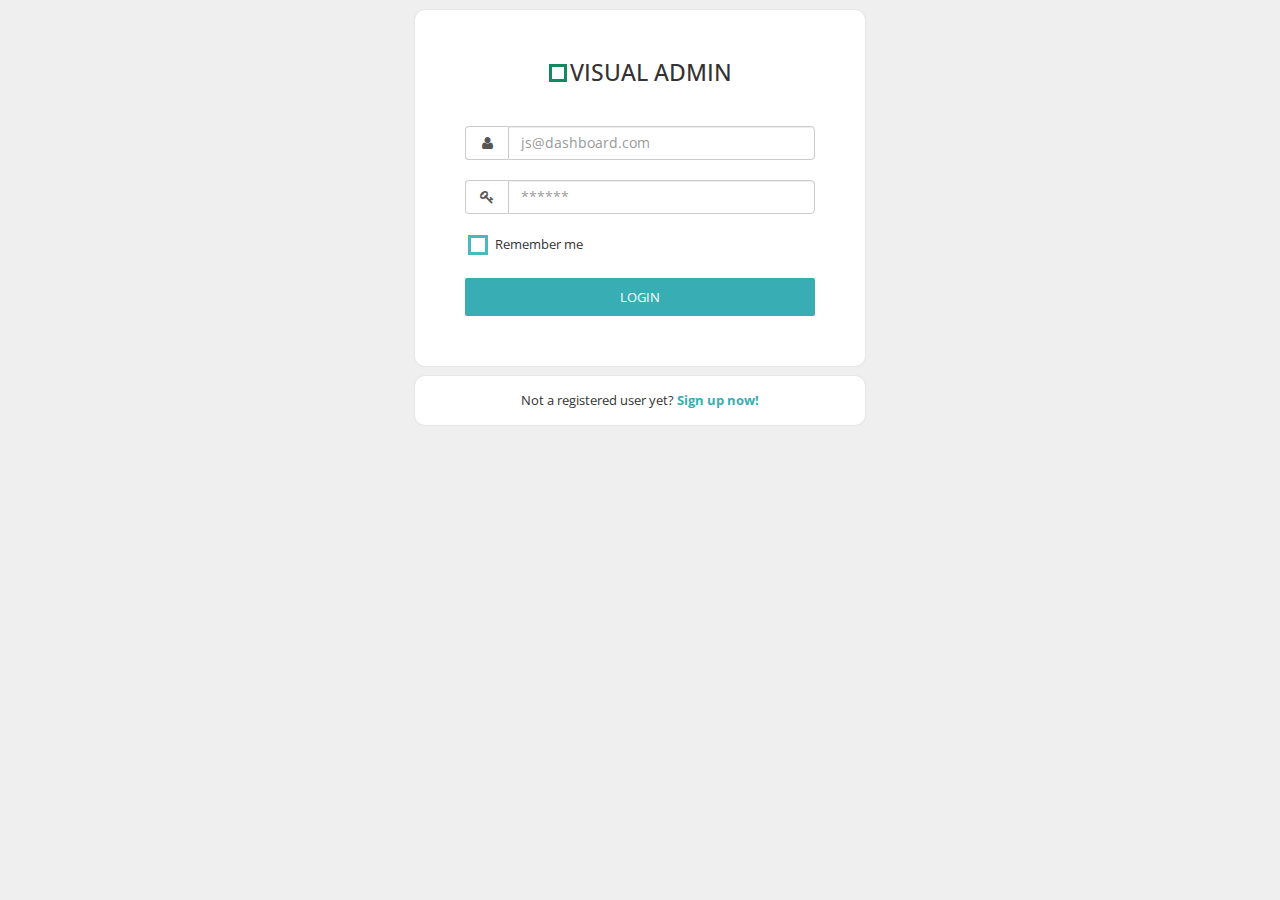
<file: ADM/login.html>
<!DOCTYPE html>
<html lang="en">
	<head>
		<meta charset="utf-8">
	    <meta http-equiv="X-UA-Compatible" content="IE=edge">
	    <meta name="viewport" content="width=device-width, initial-scale=1">  
	    <title>Visual Admin - Login</title>
        <meta name="description" content="">
        <meta name="author" content="templatemo">
        <!-- 
        Visual Admin Template
        https://templatemo.com/tm-455-visual-admin
        -->
	    <link href='http://fonts.googleapis.com/css?family=Open+Sans:400,300,400italic,700' rel='stylesheet' type='text/css'>
	    <link href="index/css/font-awesome.min.css" rel="stylesheet">
	    <link href="index/css/bootstrap.min.css" rel="stylesheet">
	    <link href="index/css/templatemo-style.css" rel="stylesheet">
	   
	</head>
	<body class="light-gray-bg">
		<div class="templatemo-content-widget templatemo-login-widget white-bg">
			<header class="text-center">
	          <div class="square"></div>
	          <h1>Visual Admin</h1>
	        </header>
	        <form action="index.html" class="templatemo-login-form">
	        	<div class="form-group">
	        		<div class="input-group">
		        		<div class="input-group-addon"><i class="fa fa-user fa-fw"></i></div>	        		
		              	<input type="text" class="form-control" placeholder="js@dashboard.com">           
		          	</div>	
	        	</div>
	        	<div class="form-group">
	        		<div class="input-group">
		        		<div class="input-group-addon"><i class="fa fa-key fa-fw"></i></div>	        		
		              	<input type="password" class="form-control" placeholder="******">           
		          	</div>	
	        	</div>	          	
	          	<div class="form-group">
				    <div class="checkbox squaredTwo">
				        <input type="checkbox" id="c1" name="cc" />
						<label for="c1"><span></span>Remember me</label>
				    </div>				    
				</div>
				<div class="form-group">
					<button type="submit" class="templatemo-blue-button width-100">Login</button>
				</div>
	        </form>
		</div>
		<div class="templatemo-content-widget templatemo-login-widget templatemo-register-widget white-bg">
			<p>Not a registered user yet? <strong><a href="#" class="blue-text">Sign up now!</a></strong></p>
		</div>
	</body>
</html>
</file>
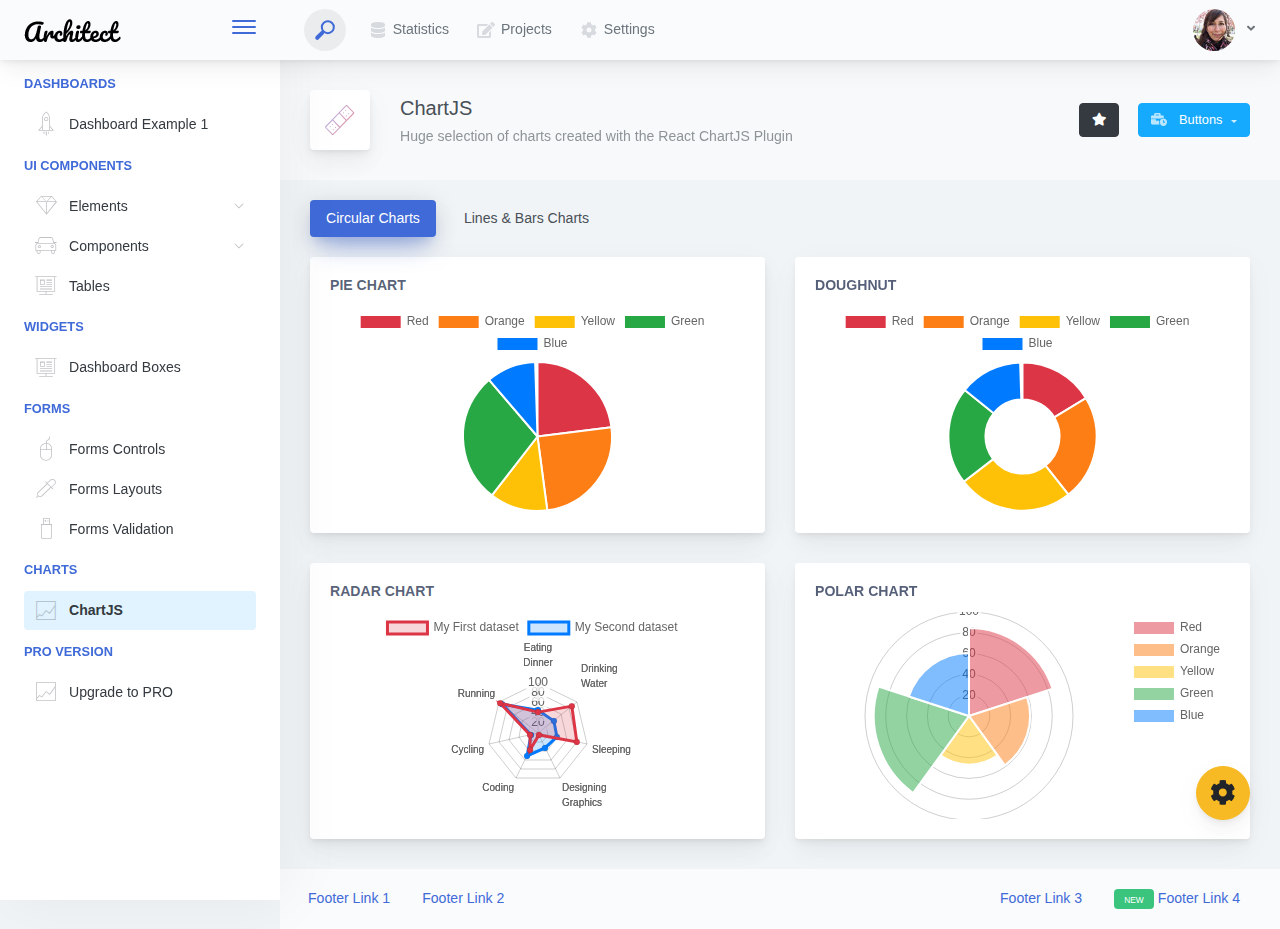
<file: INVESTIDOR/charts-chartjs.html>
<!doctype html>
<html lang="en">

<head>
    <meta charset="utf-8">
    <meta http-equiv="X-UA-Compatible" content="IE=edge">
    <meta http-equiv="Content-Language" content="en">
    <meta http-equiv="Content-Type" content="text/html; charset=utf-8"/>
    <title>ChartJS - Huge selection of charts created with the React ChartJS Plugin</title>
    <meta name="viewport" content="width=device-width, initial-scale=1, maximum-scale=1, user-scalable=no, shrink-to-fit=no" />
    <meta name="description" content="Huge selection of charts created with the React ChartJS Plugin">
    <meta name="msapplication-tap-highlight" content="no">
    <!--
    =========================================================
    * ArchitectUI HTML Theme Dashboard - v1.0.0
    =========================================================
    * Product Page: https://dashboardpack.com
    * Copyright 2019 DashboardPack (https://dashboardpack.com)
    * Licensed under MIT (https://github.com/DashboardPack/architectui-html-theme-free/blob/master/LICENSE)
    =========================================================
    * The above copyright notice and this permission notice shall be included in all copies or substantial portions of the Software.
    -->
<link href="./main.css" rel="stylesheet"></head>
<body>
    <div class="app-container app-theme-white body-tabs-shadow fixed-sidebar fixed-header">
        <div class="app-header header-shadow">
            <div class="app-header__logo">
                <div class="logo-src"></div>
                <div class="header__pane ml-auto">
                    <div>
                        <button type="button" class="hamburger close-sidebar-btn hamburger--elastic" data-class="closed-sidebar">
                            <span class="hamburger-box">
                                <span class="hamburger-inner"></span>
                            </span>
                        </button>
                    </div>
                </div>
            </div>
            <div class="app-header__mobile-menu">
                <div>
                    <button type="button" class="hamburger hamburger--elastic mobile-toggle-nav">
                        <span class="hamburger-box">
                            <span class="hamburger-inner"></span>
                        </span>
                    </button>
                </div>
            </div>
            <div class="app-header__menu">
                <span>
                    <button type="button" class="btn-icon btn-icon-only btn btn-primary btn-sm mobile-toggle-header-nav">
                        <span class="btn-icon-wrapper">
                            <i class="fa fa-ellipsis-v fa-w-6"></i>
                        </span>
                    </button>
                </span>
            </div>    <div class="app-header__content">
                <div class="app-header-left">
                    <div class="search-wrapper">
                        <div class="input-holder">
                            <input type="text" class="search-input" placeholder="Type to search">
                            <button class="search-icon"><span></span></button>
                        </div>
                        <button class="close"></button>
                    </div>
                    <ul class="header-menu nav">
                        <li class="nav-item">
                            <a href="javascript:void(0);" class="nav-link">
                                <i class="nav-link-icon fa fa-database"> </i>
                                Statistics
                            </a>
                        </li>
                        <li class="btn-group nav-item">
                            <a href="javascript:void(0);" class="nav-link">
                                <i class="nav-link-icon fa fa-edit"></i>
                                Projects
                            </a>
                        </li>
                        <li class="dropdown nav-item">
                            <a href="javascript:void(0);" class="nav-link">
                                <i class="nav-link-icon fa fa-cog"></i>
                                Settings
                            </a>
                        </li>
                    </ul>        </div>
                <div class="app-header-right">
                    <div class="header-btn-lg pr-0">
                        <div class="widget-content p-0">
                            <div class="widget-content-wrapper">
                                <div class="widget-content-left">
                                    <div class="btn-group">
                                        <a data-toggle="dropdown" aria-haspopup="true" aria-expanded="false" class="p-0 btn">
                                            <img width="42" class="rounded-circle" src="assets/images/avatars/1.jpg" alt="">
                                            <i class="fa fa-angle-down ml-2 opacity-8"></i>
                                        </a>
                                        <div tabindex="-1" role="menu" aria-hidden="true" class="dropdown-menu dropdown-menu-right">
                                            <button type="button" tabindex="0" class="dropdown-item">User Account</button>
                                            <button type="button" tabindex="0" class="dropdown-item">Settings</button>
                                            <h6 tabindex="-1" class="dropdown-header">Header</h6>
                                            <button type="button" tabindex="0" class="dropdown-item">Actions</button>
                                            <div tabindex="-1" class="dropdown-divider"></div>
                                            <button type="button" tabindex="0" class="dropdown-item">Dividers</button>
                                        </div>
                                    </div>
                                </div>
                                <div class="widget-content-left  ml-3 header-user-info">
                                    <div class="widget-heading">
                                        Alina Mclourd
                                    </div>
                                    <div class="widget-subheading">
                                        VP People Manager
                                    </div>
                                </div>
                                <div class="widget-content-right header-user-info ml-3">
                                    <button type="button" class="btn-shadow p-1 btn btn-primary btn-sm show-toastr-example">
                                        <i class="fa text-white fa-calendar pr-1 pl-1"></i>
                                    </button>
                                </div>
                            </div>
                        </div>
                    </div>        </div>
            </div>
        </div>        <div class="ui-theme-settings">
            <button type="button" id="TooltipDemo" class="btn-open-options btn btn-warning">
                <i class="fa fa-cog fa-w-16 fa-spin fa-2x"></i>
            </button>
            <div class="theme-settings__inner">
                <div class="scrollbar-container">
                    <div class="theme-settings__options-wrapper">
                        <h3 class="themeoptions-heading">Layout Options
                        </h3>
                        <div class="p-3">
                            <ul class="list-group">
                                <li class="list-group-item">
                                    <div class="widget-content p-0">
                                        <div class="widget-content-wrapper">
                                            <div class="widget-content-left mr-3">
                                                <div class="switch has-switch switch-container-class" data-class="fixed-header">
                                                    <div class="switch-animate switch-on">
                                                        <input type="checkbox" checked data-toggle="toggle" data-onstyle="success">
                                                    </div>
                                                </div>
                                            </div>
                                            <div class="widget-content-left">
                                                <div class="widget-heading">Fixed Header
                                                </div>
                                                <div class="widget-subheading">Makes the header top fixed, always visible!
                                                </div>
                                            </div>
                                        </div>
                                    </div>
                                </li>
                                <li class="list-group-item">
                                    <div class="widget-content p-0">
                                        <div class="widget-content-wrapper">
                                            <div class="widget-content-left mr-3">
                                                <div class="switch has-switch switch-container-class" data-class="fixed-sidebar">
                                                    <div class="switch-animate switch-on">
                                                        <input type="checkbox" checked data-toggle="toggle" data-onstyle="success">
                                                    </div>
                                                </div>
                                            </div>
                                            <div class="widget-content-left">
                                                <div class="widget-heading">Fixed Sidebar
                                                </div>
                                                <div class="widget-subheading">Makes the sidebar left fixed, always visible!
                                                </div>
                                            </div>
                                        </div>
                                    </div>
                                </li>
                                <li class="list-group-item">
                                    <div class="widget-content p-0">
                                        <div class="widget-content-wrapper">
                                            <div class="widget-content-left mr-3">
                                                <div class="switch has-switch switch-container-class" data-class="fixed-footer">
                                                    <div class="switch-animate switch-off">
                                                        <input type="checkbox" data-toggle="toggle" data-onstyle="success">
                                                    </div>
                                                </div>
                                            </div>
                                            <div class="widget-content-left">
                                                <div class="widget-heading">Fixed Footer
                                                </div>
                                                <div class="widget-subheading">Makes the app footer bottom fixed, always visible!
                                                </div>
                                            </div>
                                        </div>
                                    </div>
                                </li>
                            </ul>
                        </div>
                        <h3 class="themeoptions-heading">
                            <div>
                                Header Options
                            </div>
                            <button type="button" class="btn-pill btn-shadow btn-wide ml-auto btn btn-focus btn-sm switch-header-cs-class" data-class="">
                                Restore Default
                            </button>
                        </h3>
                        <div class="p-3">
                            <ul class="list-group">
                                <li class="list-group-item">
                                    <h5 class="pb-2">Choose Color Scheme
                                    </h5>
                                    <div class="theme-settings-swatches">
                                        <div class="swatch-holder bg-primary switch-header-cs-class" data-class="bg-primary header-text-light">
                                        </div>
                                        <div class="swatch-holder bg-secondary switch-header-cs-class" data-class="bg-secondary header-text-light">
                                        </div>
                                        <div class="swatch-holder bg-success switch-header-cs-class" data-class="bg-success header-text-dark">
                                        </div>
                                        <div class="swatch-holder bg-info switch-header-cs-class" data-class="bg-info header-text-dark">
                                        </div>
                                        <div class="swatch-holder bg-warning switch-header-cs-class" data-class="bg-warning header-text-dark">
                                        </div>
                                        <div class="swatch-holder bg-danger switch-header-cs-class" data-class="bg-danger header-text-light">
                                        </div>
                                        <div class="swatch-holder bg-light switch-header-cs-class" data-class="bg-light header-text-dark">
                                        </div>
                                        <div class="swatch-holder bg-dark switch-header-cs-class" data-class="bg-dark header-text-light">
                                        </div>
                                        <div class="swatch-holder bg-focus switch-header-cs-class" data-class="bg-focus header-text-light">
                                        </div>
                                        <div class="swatch-holder bg-alternate switch-header-cs-class" data-class="bg-alternate header-text-light">
                                        </div>
                                        <div class="divider">
                                        </div>
                                        <div class="swatch-holder bg-vicious-stance switch-header-cs-class" data-class="bg-vicious-stance header-text-light">
                                        </div>
                                        <div class="swatch-holder bg-midnight-bloom switch-header-cs-class" data-class="bg-midnight-bloom header-text-light">
                                        </div>
                                        <div class="swatch-holder bg-night-sky switch-header-cs-class" data-class="bg-night-sky header-text-light">
                                        </div>
                                        <div class="swatch-holder bg-slick-carbon switch-header-cs-class" data-class="bg-slick-carbon header-text-light">
                                        </div>
                                        <div class="swatch-holder bg-asteroid switch-header-cs-class" data-class="bg-asteroid header-text-light">
                                        </div>
                                        <div class="swatch-holder bg-royal switch-header-cs-class" data-class="bg-royal header-text-light">
                                        </div>
                                        <div class="swatch-holder bg-warm-flame switch-header-cs-class" data-class="bg-warm-flame header-text-dark">
                                        </div>
                                        <div class="swatch-holder bg-night-fade switch-header-cs-class" data-class="bg-night-fade header-text-dark">
                                        </div>
                                        <div class="swatch-holder bg-sunny-morning switch-header-cs-class" data-class="bg-sunny-morning header-text-dark">
                                        </div>
                                        <div class="swatch-holder bg-tempting-azure switch-header-cs-class" data-class="bg-tempting-azure header-text-dark">
                                        </div>
                                        <div class="swatch-holder bg-amy-crisp switch-header-cs-class" data-class="bg-amy-crisp header-text-dark">
                                        </div>
                                        <div class="swatch-holder bg-heavy-rain switch-header-cs-class" data-class="bg-heavy-rain header-text-dark">
                                        </div>
                                        <div class="swatch-holder bg-mean-fruit switch-header-cs-class" data-class="bg-mean-fruit header-text-dark">
                                        </div>
                                        <div class="swatch-holder bg-malibu-beach switch-header-cs-class" data-class="bg-malibu-beach header-text-light">
                                        </div>
                                        <div class="swatch-holder bg-deep-blue switch-header-cs-class" data-class="bg-deep-blue header-text-dark">
                                        </div>
                                        <div class="swatch-holder bg-ripe-malin switch-header-cs-class" data-class="bg-ripe-malin header-text-light">
                                        </div>
                                        <div class="swatch-holder bg-arielle-smile switch-header-cs-class" data-class="bg-arielle-smile header-text-light">
                                        </div>
                                        <div class="swatch-holder bg-plum-plate switch-header-cs-class" data-class="bg-plum-plate header-text-light">
                                        </div>
                                        <div class="swatch-holder bg-happy-fisher switch-header-cs-class" data-class="bg-happy-fisher header-text-dark">
                                        </div>
                                        <div class="swatch-holder bg-happy-itmeo switch-header-cs-class" data-class="bg-happy-itmeo header-text-light">
                                        </div>
                                        <div class="swatch-holder bg-mixed-hopes switch-header-cs-class" data-class="bg-mixed-hopes header-text-light">
                                        </div>
                                        <div class="swatch-holder bg-strong-bliss switch-header-cs-class" data-class="bg-strong-bliss header-text-light">
                                        </div>
                                        <div class="swatch-holder bg-grow-early switch-header-cs-class" data-class="bg-grow-early header-text-light">
                                        </div>
                                        <div class="swatch-holder bg-love-kiss switch-header-cs-class" data-class="bg-love-kiss header-text-light">
                                        </div>
                                        <div class="swatch-holder bg-premium-dark switch-header-cs-class" data-class="bg-premium-dark header-text-light">
                                        </div>
                                        <div class="swatch-holder bg-happy-green switch-header-cs-class" data-class="bg-happy-green header-text-light">
                                        </div>
                                    </div>
                                </li>
                            </ul>
                        </div>
                        <h3 class="themeoptions-heading">
                            <div>Sidebar Options</div>
                            <button type="button" class="btn-pill btn-shadow btn-wide ml-auto btn btn-focus btn-sm switch-sidebar-cs-class" data-class="">
                                Restore Default
                            </button>
                        </h3>
                        <div class="p-3">
                            <ul class="list-group">
                                <li class="list-group-item">
                                    <h5 class="pb-2">Choose Color Scheme
                                    </h5>
                                    <div class="theme-settings-swatches">
                                        <div class="swatch-holder bg-primary switch-sidebar-cs-class" data-class="bg-primary sidebar-text-light">
                                        </div>
                                        <div class="swatch-holder bg-secondary switch-sidebar-cs-class" data-class="bg-secondary sidebar-text-light">
                                        </div>
                                        <div class="swatch-holder bg-success switch-sidebar-cs-class" data-class="bg-success sidebar-text-dark">
                                        </div>
                                        <div class="swatch-holder bg-info switch-sidebar-cs-class" data-class="bg-info sidebar-text-dark">
                                        </div>
                                        <div class="swatch-holder bg-warning switch-sidebar-cs-class" data-class="bg-warning sidebar-text-dark">
                                        </div>
                                        <div class="swatch-holder bg-danger switch-sidebar-cs-class" data-class="bg-danger sidebar-text-light">
                                        </div>
                                        <div class="swatch-holder bg-light switch-sidebar-cs-class" data-class="bg-light sidebar-text-dark">
                                        </div>
                                        <div class="swatch-holder bg-dark switch-sidebar-cs-class" data-class="bg-dark sidebar-text-light">
                                        </div>
                                        <div class="swatch-holder bg-focus switch-sidebar-cs-class" data-class="bg-focus sidebar-text-light">
                                        </div>
                                        <div class="swatch-holder bg-alternate switch-sidebar-cs-class" data-class="bg-alternate sidebar-text-light">
                                        </div>
                                        <div class="divider">
                                        </div>
                                        <div class="swatch-holder bg-vicious-stance switch-sidebar-cs-class" data-class="bg-vicious-stance sidebar-text-light">
                                        </div>
                                        <div class="swatch-holder bg-midnight-bloom switch-sidebar-cs-class" data-class="bg-midnight-bloom sidebar-text-light">
                                        </div>
                                        <div class="swatch-holder bg-night-sky switch-sidebar-cs-class" data-class="bg-night-sky sidebar-text-light">
                                        </div>
                                        <div class="swatch-holder bg-slick-carbon switch-sidebar-cs-class" data-class="bg-slick-carbon sidebar-text-light">
                                        </div>
                                        <div class="swatch-holder bg-asteroid switch-sidebar-cs-class" data-class="bg-asteroid sidebar-text-light">
                                        </div>
                                        <div class="swatch-holder bg-royal switch-sidebar-cs-class" data-class="bg-royal sidebar-text-light">
                                        </div>
                                        <div class="swatch-holder bg-warm-flame switch-sidebar-cs-class" data-class="bg-warm-flame sidebar-text-dark">
                                        </div>
                                        <div class="swatch-holder bg-night-fade switch-sidebar-cs-class" data-class="bg-night-fade sidebar-text-dark">
                                        </div>
                                        <div class="swatch-holder bg-sunny-morning switch-sidebar-cs-class" data-class="bg-sunny-morning sidebar-text-dark">
                                        </div>
                                        <div class="swatch-holder bg-tempting-azure switch-sidebar-cs-class" data-class="bg-tempting-azure sidebar-text-dark">
                                        </div>
                                        <div class="swatch-holder bg-amy-crisp switch-sidebar-cs-class" data-class="bg-amy-crisp sidebar-text-dark">
                                        </div>
                                        <div class="swatch-holder bg-heavy-rain switch-sidebar-cs-class" data-class="bg-heavy-rain sidebar-text-dark">
                                        </div>
                                        <div class="swatch-holder bg-mean-fruit switch-sidebar-cs-class" data-class="bg-mean-fruit sidebar-text-dark">
                                        </div>
                                        <div class="swatch-holder bg-malibu-beach switch-sidebar-cs-class" data-class="bg-malibu-beach sidebar-text-light">
                                        </div>
                                        <div class="swatch-holder bg-deep-blue switch-sidebar-cs-class" data-class="bg-deep-blue sidebar-text-dark">
                                        </div>
                                        <div class="swatch-holder bg-ripe-malin switch-sidebar-cs-class" data-class="bg-ripe-malin sidebar-text-light">
                                        </div>
                                        <div class="swatch-holder bg-arielle-smile switch-sidebar-cs-class" data-class="bg-arielle-smile sidebar-text-light">
                                        </div>
                                        <div class="swatch-holder bg-plum-plate switch-sidebar-cs-class" data-class="bg-plum-plate sidebar-text-light">
                                        </div>
                                        <div class="swatch-holder bg-happy-fisher switch-sidebar-cs-class" data-class="bg-happy-fisher sidebar-text-dark">
                                        </div>
                                        <div class="swatch-holder bg-happy-itmeo switch-sidebar-cs-class" data-class="bg-happy-itmeo sidebar-text-light">
                                        </div>
                                        <div class="swatch-holder bg-mixed-hopes switch-sidebar-cs-class" data-class="bg-mixed-hopes sidebar-text-light">
                                        </div>
                                        <div class="swatch-holder bg-strong-bliss switch-sidebar-cs-class" data-class="bg-strong-bliss sidebar-text-light">
                                        </div>
                                        <div class="swatch-holder bg-grow-early switch-sidebar-cs-class" data-class="bg-grow-early sidebar-text-light">
                                        </div>
                                        <div class="swatch-holder bg-love-kiss switch-sidebar-cs-class" data-class="bg-love-kiss sidebar-text-light">
                                        </div>
                                        <div class="swatch-holder bg-premium-dark switch-sidebar-cs-class" data-class="bg-premium-dark sidebar-text-light">
                                        </div>
                                        <div class="swatch-holder bg-happy-green switch-sidebar-cs-class" data-class="bg-happy-green sidebar-text-light">
                                        </div>
                                    </div>
                                </li>
                            </ul>
                        </div>
                        <h3 class="themeoptions-heading">
                            <div>Main Content Options</div>
                            <button type="button" class="btn-pill btn-shadow btn-wide ml-auto active btn btn-focus btn-sm">Restore Default
                            </button>
                        </h3>
                        <div class="p-3">
                            <ul class="list-group">
                                <li class="list-group-item">
                                    <h5 class="pb-2">Page Section Tabs
                                    </h5>
                                    <div class="theme-settings-swatches">
                                        <div role="group" class="mt-2 btn-group">
                                            <button type="button" class="btn-wide btn-shadow btn-primary btn btn-secondary switch-theme-class" data-class="body-tabs-line">
                                                Line
                                            </button>
                                            <button type="button" class="btn-wide btn-shadow btn-primary active btn btn-secondary switch-theme-class" data-class="body-tabs-shadow">
                                                Shadow
                                            </button>
                                        </div>
                                    </div>
                                </li>
                            </ul>
                        </div>
                    </div>
                </div>
            </div>
        </div>        <div class="app-main">
                <div class="app-sidebar sidebar-shadow">
                    <div class="app-header__logo">
                        <div class="logo-src"></div>
                        <div class="header__pane ml-auto">
                            <div>
                                <button type="button" class="hamburger close-sidebar-btn hamburger--elastic" data-class="closed-sidebar">
                                    <span class="hamburger-box">
                                        <span class="hamburger-inner"></span>
                                    </span>
                                </button>
                            </div>
                        </div>
                    </div>
                    <div class="app-header__mobile-menu">
                        <div>
                            <button type="button" class="hamburger hamburger--elastic mobile-toggle-nav">
                                <span class="hamburger-box">
                                    <span class="hamburger-inner"></span>
                                </span>
                            </button>
                        </div>
                    </div>
                    <div class="app-header__menu">
                        <span>
                            <button type="button" class="btn-icon btn-icon-only btn btn-primary btn-sm mobile-toggle-header-nav">
                                <span class="btn-icon-wrapper">
                                    <i class="fa fa-ellipsis-v fa-w-6"></i>
                                </span>
                            </button>
                        </span>
                    </div>    <div class="scrollbar-sidebar">
                        <div class="app-sidebar__inner">
                            <ul class="vertical-nav-menu">
                                <li class="app-sidebar__heading">Dashboards</li>
                                <li>
                                    <a href="index.html">
                                        <i class="metismenu-icon pe-7s-rocket"></i>
                                        Dashboard Example 1
                                    </a>
                                </li>
                                <li class="app-sidebar__heading">UI Components</li>
                                <li
                                    
                                    
                                    
                                    
                                    
                                    
                                    
                                    
                                >
                                    <a href="#">
                                        <i class="metismenu-icon pe-7s-diamond"></i>
                                        Elements
                                        <i class="metismenu-state-icon pe-7s-angle-down caret-left"></i>
                                    </a>
                                    <ul
                                        
                                        
                                        
                                        
                                        
                                        
                                        
                                        
                                    >
                                        <li>
                                            <a href="elements-buttons-standard.html">
                                                <i class="metismenu-icon"></i>
                                                Buttons
                                            </a>
                                        </li>
                                        <li>
                                            <a href="elements-dropdowns.html">
                                                <i class="metismenu-icon">
                                                </i>Dropdowns
                                            </a>
                                        </li>
                                        <li>
                                            <a href="elements-icons.html">
                                                <i class="metismenu-icon">
                                                </i>Icons
                                            </a>
                                        </li>
                                        <li>
                                            <a href="elements-badges-labels.html">
                                                <i class="metismenu-icon">
                                                </i>Badges
                                            </a>
                                        </li>
                                        <li>
                                            <a href="elements-cards.html">
                                                <i class="metismenu-icon">
                                                </i>Cards
                                            </a>
                                        </li>
                                        <li>
                                            <a href="elements-list-group.html">
                                                <i class="metismenu-icon">
                                                </i>List Groups
                                            </a>
                                        </li>
                                        <li>
                                            <a href="elements-navigation.html">
                                                <i class="metismenu-icon">
                                                </i>Navigation Menus
                                            </a>
                                        </li>
                                        <li>
                                            <a href="elements-utilities.html">
                                                <i class="metismenu-icon">
                                                </i>Utilities
                                            </a>
                                        </li>
                                    </ul>
                                </li>
                                <li
                                    
                                    
                                    
                                    
                                    
                                    
                                    
                                    
                                    
                                    
                                    
                                >
                                    <a href="#">
                                        <i class="metismenu-icon pe-7s-car"></i>
                                        Components
                                        <i class="metismenu-state-icon pe-7s-angle-down caret-left"></i>
                                    </a>
                                    <ul
                                        
                                        
                                        
                                        
                                        
                                        
                                        
                                        
                                        
                                        
                                        
                                    >
                                        <li>
                                            <a href="components-tabs.html">
                                                <i class="metismenu-icon">
                                                </i>Tabs
                                            </a>
                                        </li>
                                        <li>
                                            <a href="components-accordions.html">
                                                <i class="metismenu-icon">
                                                </i>Accordions
                                            </a>
                                        </li>
                                        <li>
                                            <a href="components-notifications.html">
                                                <i class="metismenu-icon">
                                                </i>Notifications
                                            </a>
                                        </li>
                                        <li>
                                            <a href="components-modals.html">
                                                <i class="metismenu-icon">
                                                </i>Modals
                                            </a>
                                        </li>
                                        <li>
                                            <a href="components-progress-bar.html">
                                                <i class="metismenu-icon">
                                                </i>Progress Bar
                                            </a>
                                        </li>
                                        <li>
                                            <a href="components-tooltips-popovers.html">
                                                <i class="metismenu-icon">
                                                </i>Tooltips &amp; Popovers
                                            </a>
                                        </li>
                                        <li>
                                            <a href="components-carousel.html">
                                                <i class="metismenu-icon">
                                                </i>Carousel
                                            </a>
                                        </li>
                                        <li>
                                            <a href="components-calendar.html">
                                                <i class="metismenu-icon">
                                                </i>Calendar
                                            </a>
                                        </li>
                                        <li>
                                            <a href="components-pagination.html">
                                                <i class="metismenu-icon">
                                                </i>Pagination
                                            </a>
                                        </li>
                                        <li>
                                            <a href="components-scrollable-elements.html">
                                                <i class="metismenu-icon">
                                                </i>Scrollable
                                            </a>
                                        </li>
                                        <li>
                                            <a href="components-maps.html">
                                                <i class="metismenu-icon">
                                                </i>Maps
                                            </a>
                                        </li>
                                    </ul>
                                </li>
                                <li  >
                                    <a href="tables-regular.html">
                                        <i class="metismenu-icon pe-7s-display2"></i>
                                        Tables
                                    </a>
                                </li>
                                <li class="app-sidebar__heading">Widgets</li>
                                <li>
                                    <a href="dashboard-boxes.html">
                                        <i class="metismenu-icon pe-7s-display2"></i>
                                        Dashboard Boxes
                                    </a>
                                </li>
                                <li class="app-sidebar__heading">Forms</li>
                                <li>
                                    <a href="forms-controls.html">
                                        <i class="metismenu-icon pe-7s-mouse">
                                        </i>Forms Controls
                                    </a>
                                </li>
                                <li>
                                    <a href="forms-layouts.html">
                                        <i class="metismenu-icon pe-7s-eyedropper">
                                        </i>Forms Layouts
                                    </a>
                                </li>
                                <li>
                                    <a href="forms-validation.html">
                                        <i class="metismenu-icon pe-7s-pendrive">
                                        </i>Forms Validation
                                    </a>
                                </li>
                                <li class="app-sidebar__heading">Charts</li>
                                <li>
                                    <a href="charts-chartjs.html" class="mm-active">
                                        <i class="metismenu-icon pe-7s-graph2">
                                        </i>ChartJS
                                    </a>
                                </li>
                                <li class="app-sidebar__heading">PRO Version</li>
                                <li>
                                    <a href="https://dashboardpack.com/theme-details/architectui-dashboard-html-pro/" target="_blank">
                                        <i class="metismenu-icon pe-7s-graph2">
                                        </i>
                                        Upgrade to PRO
                                    </a>
                                </li>
                            </ul>
                        </div>
                    </div>
                </div>    <div class="app-main__outer">
                    <div class="app-main__inner">
                        <div class="app-page-title">
                            <div class="page-title-wrapper">
                                <div class="page-title-heading">
                                    <div class="page-title-icon">
                                        <i class="pe-7s-bandaid icon-gradient bg-amy-crisp">
                                        </i>
                                    </div>
                                    <div>ChartJS
                                        <div class="page-title-subheading">Huge selection of charts created with the React ChartJS Plugin
                                        </div>
                                    </div>
                                </div>
                                <div class="page-title-actions">
                                    <button type="button" data-toggle="tooltip" title="Example Tooltip" data-placement="bottom" class="btn-shadow mr-3 btn btn-dark">
                                        <i class="fa fa-star"></i>
                                    </button>
                                    <div class="d-inline-block dropdown">
                                        <button type="button" data-toggle="dropdown" aria-haspopup="true" aria-expanded="false" class="btn-shadow dropdown-toggle btn btn-info">
                                            <span class="btn-icon-wrapper pr-2 opacity-7">
                                                <i class="fa fa-business-time fa-w-20"></i>
                                            </span>
                                            Buttons
                                        </button>
                                        <div tabindex="-1" role="menu" aria-hidden="true" class="dropdown-menu dropdown-menu-right">
                                            <ul class="nav flex-column">
                                                <li class="nav-item">
                                                    <a href="javascript:void(0);" class="nav-link">
                                                        <i class="nav-link-icon lnr-inbox"></i>
                                                        <span>
                                                            Inbox
                                                        </span>
                                                        <div class="ml-auto badge badge-pill badge-secondary">86</div>
                                                    </a>
                                                </li>
                                                <li class="nav-item">
                                                    <a href="javascript:void(0);" class="nav-link">
                                                        <i class="nav-link-icon lnr-book"></i>
                                                        <span>
                                                            Book
                                                        </span>
                                                        <div class="ml-auto badge badge-pill badge-danger">5</div>
                                                    </a>
                                                </li>
                                                <li class="nav-item">
                                                    <a href="javascript:void(0);" class="nav-link">
                                                        <i class="nav-link-icon lnr-picture"></i>
                                                        <span>
                                                            Picture
                                                        </span>
                                                    </a>
                                                </li>
                                                <li class="nav-item">
                                                    <a disabled href="javascript:void(0);" class="nav-link disabled">
                                                        <i class="nav-link-icon lnr-file-empty"></i>
                                                        <span>
                                                            File Disabled
                                                        </span>
                                                    </a>
                                                </li>
                                            </ul>
                                        </div>
                                    </div>
                                </div>    </div>
                        </div>            <ul class="body-tabs body-tabs-layout tabs-animated body-tabs-animated nav">
                            <li class="nav-item">
                                <a role="tab" class="nav-link active" id="tab-0" data-toggle="tab" href="#tab-content-0">
                                    <span>Circular Charts</span>
                                </a>
                            </li>
                            <li class="nav-item">
                                <a role="tab" class="nav-link" id="tab-1" data-toggle="tab" href="#tab-content-1">
                                    <span>Lines & Bars Charts</span>
                                </a>
                            </li>
                        </ul>
                        <div class="tab-content">
                            <div class="tab-pane tabs-animation fade show active" id="tab-content-0" role="tabpanel">
                                <div class="row">
                                    <div class="col-md-6">
                                        <div class="main-card mb-3 card">
                                            <div class="card-body">
                                                <h5 class="card-title">Pie Chart</h5>
                                                <canvas id="chart-area"></canvas>
                                            </div>
                                        </div>
                                        <div class="main-card mb-3 card">
                                            <div class="card-body">
                                                <h5 class="card-title">Radar Chart</h5>
                                                <canvas id="radar-chart"></canvas>
                                            </div>
                                        </div>
                                    </div>
                                    <div class="col-md-6">
                                        <div class="main-card mb-3 card">
                                            <div class="card-body">
                                                <h5 class="card-title">Doughnut</h5>
                                                <canvas id="doughnut-chart"></canvas>
                                            </div>
                                        </div>
                                        <div class="main-card mb-3 card">
                                            <div class="card-body">
                                                <h5 class="card-title">Polar Chart</h5>
                                                <canvas id="polar-chart"></canvas>
                                            </div>
                                        </div>
                                    </div>
                                </div>
            
                            </div>
                            <div class="tab-pane tabs-animation fade" id="tab-content-1" role="tabpanel">
                                <div class="row">
                                    <div class="col-md-6">
                                        <div class="main-card mb-3 card">
                                            <div class="card-body">
                                                <h5 class="card-title">Vertical Bars</h5>
                                                <canvas id="canvas"></canvas>
                                            </div>
                                        </div>
                                        <div class="main-card mb-3 card">
                                            <div class="card-body">
                                                <h5 class="card-title">Horizontal Bars</h5>
                                                <canvas id="chart-horiz-bar"></canvas>
                                            </div>
                                        </div>
                                    </div>
                                    <div class="col-md-6">
                                        <div class="main-card mb-3 card">
                                            <div class="card-body">
                                                <h5 class="card-title">Line Chart</h5>
                                                <div style="height: 400px">
                                                    <canvas id="line-chart"></canvas>
                                                </div>
                                            </div>
                                        </div>
                                        <div class="main-card mb-3 card">
                                            <div class="card-body">
                                                <h5 class="card-title">Stacked Bars</h5>
                                                <canvas id="stacked-bars-chart"></canvas>
                                            </div>
                                        </div>
                                    </div>
                                </div>
                            </div>
                        </div>
            
                    </div>
                    <div class="app-wrapper-footer">
                        <div class="app-footer">
                            <div class="app-footer__inner">
                                <div class="app-footer-left">
                                    <ul class="nav">
                                        <li class="nav-item">
                                            <a href="javascript:void(0);" class="nav-link">
                                                Footer Link 1
                                            </a>
                                        </li>
                                        <li class="nav-item">
                                            <a href="javascript:void(0);" class="nav-link">
                                                Footer Link 2
                                            </a>
                                        </li>
                                    </ul>
                                </div>
                                <div class="app-footer-right">
                                    <ul class="nav">
                                        <li class="nav-item">
                                            <a href="javascript:void(0);" class="nav-link">
                                                Footer Link 3
                                            </a>
                                        </li>
                                        <li class="nav-item">
                                            <a href="javascript:void(0);" class="nav-link">
                                                <div class="badge badge-success mr-1 ml-0">
                                                    <small>NEW</small>
                                                </div>
                                                Footer Link 4
                                            </a>
                                        </li>
                                    </ul>
                                </div>
                            </div>
                        </div>
                    </div>    </div>
        </div>
    </div>
<script type="text/javascript" src="./assets/scripts/main.js"></script></body>
</html>
</file>
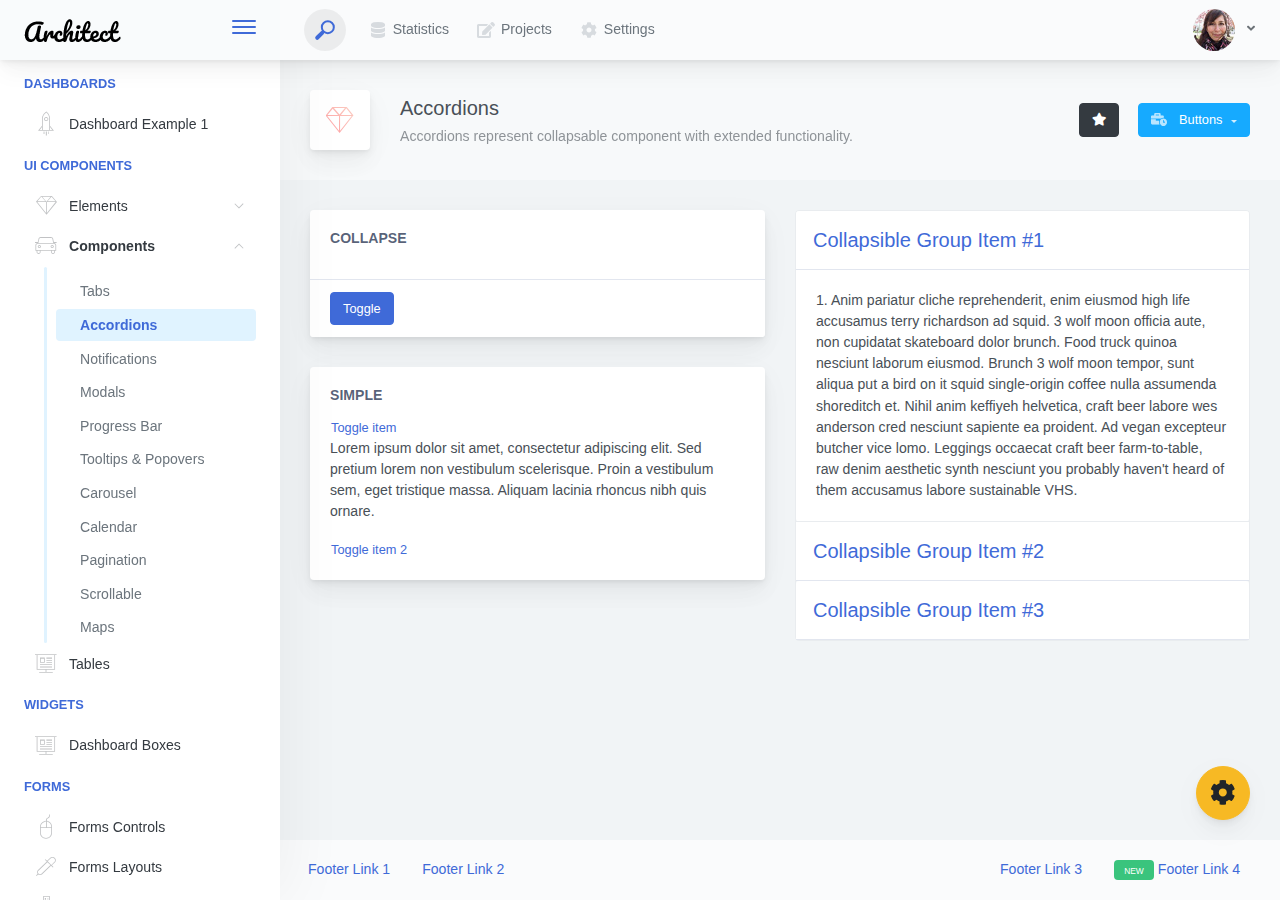
<file: INVESTIDOR/components-accordions.html>
<!doctype html>
<html lang="en">

<head>
    <meta charset="utf-8">
    <meta http-equiv="X-UA-Compatible" content="IE=edge">
    <meta http-equiv="Content-Language" content="en">
    <meta http-equiv="Content-Type" content="text/html; charset=utf-8"/>
    <title>Accordions - Accordions represent collapsable component with extended functionality.</title>
    <meta name="viewport" content="width=device-width, initial-scale=1, maximum-scale=1, user-scalable=no, shrink-to-fit=no" />
    <meta name="description" content="Accordions represent collapsable component with extended functionality.">
    <meta name="msapplication-tap-highlight" content="no">
    <!--
    =========================================================
    * ArchitectUI HTML Theme Dashboard - v1.0.0
    =========================================================
    * Product Page: https://dashboardpack.com
    * Copyright 2019 DashboardPack (https://dashboardpack.com)
    * Licensed under MIT (https://github.com/DashboardPack/architectui-html-theme-free/blob/master/LICENSE)
    =========================================================
    * The above copyright notice and this permission notice shall be included in all copies or substantial portions of the Software.
    -->
<link href="./main.css" rel="stylesheet"></head>
<body>
    <div class="app-container app-theme-white body-tabs-shadow fixed-sidebar fixed-header">
        <div class="app-header header-shadow">
            <div class="app-header__logo">
                <div class="logo-src"></div>
                <div class="header__pane ml-auto">
                    <div>
                        <button type="button" class="hamburger close-sidebar-btn hamburger--elastic" data-class="closed-sidebar">
                            <span class="hamburger-box">
                                <span class="hamburger-inner"></span>
                            </span>
                        </button>
                    </div>
                </div>
            </div>
            <div class="app-header__mobile-menu">
                <div>
                    <button type="button" class="hamburger hamburger--elastic mobile-toggle-nav">
                        <span class="hamburger-box">
                            <span class="hamburger-inner"></span>
                        </span>
                    </button>
                </div>
            </div>
            <div class="app-header__menu">
                <span>
                    <button type="button" class="btn-icon btn-icon-only btn btn-primary btn-sm mobile-toggle-header-nav">
                        <span class="btn-icon-wrapper">
                            <i class="fa fa-ellipsis-v fa-w-6"></i>
                        </span>
                    </button>
                </span>
            </div>    <div class="app-header__content">
                <div class="app-header-left">
                    <div class="search-wrapper">
                        <div class="input-holder">
                            <input type="text" class="search-input" placeholder="Type to search">
                            <button class="search-icon"><span></span></button>
                        </div>
                        <button class="close"></button>
                    </div>
                    <ul class="header-menu nav">
                        <li class="nav-item">
                            <a href="javascript:void(0);" class="nav-link">
                                <i class="nav-link-icon fa fa-database"> </i>
                                Statistics
                            </a>
                        </li>
                        <li class="btn-group nav-item">
                            <a href="javascript:void(0);" class="nav-link">
                                <i class="nav-link-icon fa fa-edit"></i>
                                Projects
                            </a>
                        </li>
                        <li class="dropdown nav-item">
                            <a href="javascript:void(0);" class="nav-link">
                                <i class="nav-link-icon fa fa-cog"></i>
                                Settings
                            </a>
                        </li>
                    </ul>        </div>
                <div class="app-header-right">
                    <div class="header-btn-lg pr-0">
                        <div class="widget-content p-0">
                            <div class="widget-content-wrapper">
                                <div class="widget-content-left">
                                    <div class="btn-group">
                                        <a data-toggle="dropdown" aria-haspopup="true" aria-expanded="false" class="p-0 btn">
                                            <img width="42" class="rounded-circle" src="assets/images/avatars/1.jpg" alt="">
                                            <i class="fa fa-angle-down ml-2 opacity-8"></i>
                                        </a>
                                        <div tabindex="-1" role="menu" aria-hidden="true" class="dropdown-menu dropdown-menu-right">
                                            <button type="button" tabindex="0" class="dropdown-item">User Account</button>
                                            <button type="button" tabindex="0" class="dropdown-item">Settings</button>
                                            <h6 tabindex="-1" class="dropdown-header">Header</h6>
                                            <button type="button" tabindex="0" class="dropdown-item">Actions</button>
                                            <div tabindex="-1" class="dropdown-divider"></div>
                                            <button type="button" tabindex="0" class="dropdown-item">Dividers</button>
                                        </div>
                                    </div>
                                </div>
                                <div class="widget-content-left  ml-3 header-user-info">
                                    <div class="widget-heading">
                                        Alina Mclourd
                                    </div>
                                    <div class="widget-subheading">
                                        VP People Manager
                                    </div>
                                </div>
                                <div class="widget-content-right header-user-info ml-3">
                                    <button type="button" class="btn-shadow p-1 btn btn-primary btn-sm show-toastr-example">
                                        <i class="fa text-white fa-calendar pr-1 pl-1"></i>
                                    </button>
                                </div>
                            </div>
                        </div>
                    </div>        </div>
            </div>
        </div>        <div class="ui-theme-settings">
            <button type="button" id="TooltipDemo" class="btn-open-options btn btn-warning">
                <i class="fa fa-cog fa-w-16 fa-spin fa-2x"></i>
            </button>
            <div class="theme-settings__inner">
                <div class="scrollbar-container">
                    <div class="theme-settings__options-wrapper">
                        <h3 class="themeoptions-heading">Layout Options
                        </h3>
                        <div class="p-3">
                            <ul class="list-group">
                                <li class="list-group-item">
                                    <div class="widget-content p-0">
                                        <div class="widget-content-wrapper">
                                            <div class="widget-content-left mr-3">
                                                <div class="switch has-switch switch-container-class" data-class="fixed-header">
                                                    <div class="switch-animate switch-on">
                                                        <input type="checkbox" checked data-toggle="toggle" data-onstyle="success">
                                                    </div>
                                                </div>
                                            </div>
                                            <div class="widget-content-left">
                                                <div class="widget-heading">Fixed Header
                                                </div>
                                                <div class="widget-subheading">Makes the header top fixed, always visible!
                                                </div>
                                            </div>
                                        </div>
                                    </div>
                                </li>
                                <li class="list-group-item">
                                    <div class="widget-content p-0">
                                        <div class="widget-content-wrapper">
                                            <div class="widget-content-left mr-3">
                                                <div class="switch has-switch switch-container-class" data-class="fixed-sidebar">
                                                    <div class="switch-animate switch-on">
                                                        <input type="checkbox" checked data-toggle="toggle" data-onstyle="success">
                                                    </div>
                                                </div>
                                            </div>
                                            <div class="widget-content-left">
                                                <div class="widget-heading">Fixed Sidebar
                                                </div>
                                                <div class="widget-subheading">Makes the sidebar left fixed, always visible!
                                                </div>
                                            </div>
                                        </div>
                                    </div>
                                </li>
                                <li class="list-group-item">
                                    <div class="widget-content p-0">
                                        <div class="widget-content-wrapper">
                                            <div class="widget-content-left mr-3">
                                                <div class="switch has-switch switch-container-class" data-class="fixed-footer">
                                                    <div class="switch-animate switch-off">
                                                        <input type="checkbox" data-toggle="toggle" data-onstyle="success">
                                                    </div>
                                                </div>
                                            </div>
                                            <div class="widget-content-left">
                                                <div class="widget-heading">Fixed Footer
                                                </div>
                                                <div class="widget-subheading">Makes the app footer bottom fixed, always visible!
                                                </div>
                                            </div>
                                        </div>
                                    </div>
                                </li>
                            </ul>
                        </div>
                        <h3 class="themeoptions-heading">
                            <div>
                                Header Options
                            </div>
                            <button type="button" class="btn-pill btn-shadow btn-wide ml-auto btn btn-focus btn-sm switch-header-cs-class" data-class="">
                                Restore Default
                            </button>
                        </h3>
                        <div class="p-3">
                            <ul class="list-group">
                                <li class="list-group-item">
                                    <h5 class="pb-2">Choose Color Scheme
                                    </h5>
                                    <div class="theme-settings-swatches">
                                        <div class="swatch-holder bg-primary switch-header-cs-class" data-class="bg-primary header-text-light">
                                        </div>
                                        <div class="swatch-holder bg-secondary switch-header-cs-class" data-class="bg-secondary header-text-light">
                                        </div>
                                        <div class="swatch-holder bg-success switch-header-cs-class" data-class="bg-success header-text-dark">
                                        </div>
                                        <div class="swatch-holder bg-info switch-header-cs-class" data-class="bg-info header-text-dark">
                                        </div>
                                        <div class="swatch-holder bg-warning switch-header-cs-class" data-class="bg-warning header-text-dark">
                                        </div>
                                        <div class="swatch-holder bg-danger switch-header-cs-class" data-class="bg-danger header-text-light">
                                        </div>
                                        <div class="swatch-holder bg-light switch-header-cs-class" data-class="bg-light header-text-dark">
                                        </div>
                                        <div class="swatch-holder bg-dark switch-header-cs-class" data-class="bg-dark header-text-light">
                                        </div>
                                        <div class="swatch-holder bg-focus switch-header-cs-class" data-class="bg-focus header-text-light">
                                        </div>
                                        <div class="swatch-holder bg-alternate switch-header-cs-class" data-class="bg-alternate header-text-light">
                                        </div>
                                        <div class="divider">
                                        </div>
                                        <div class="swatch-holder bg-vicious-stance switch-header-cs-class" data-class="bg-vicious-stance header-text-light">
                                        </div>
                                        <div class="swatch-holder bg-midnight-bloom switch-header-cs-class" data-class="bg-midnight-bloom header-text-light">
                                        </div>
                                        <div class="swatch-holder bg-night-sky switch-header-cs-class" data-class="bg-night-sky header-text-light">
                                        </div>
                                        <div class="swatch-holder bg-slick-carbon switch-header-cs-class" data-class="bg-slick-carbon header-text-light">
                                        </div>
                                        <div class="swatch-holder bg-asteroid switch-header-cs-class" data-class="bg-asteroid header-text-light">
                                        </div>
                                        <div class="swatch-holder bg-royal switch-header-cs-class" data-class="bg-royal header-text-light">
                                        </div>
                                        <div class="swatch-holder bg-warm-flame switch-header-cs-class" data-class="bg-warm-flame header-text-dark">
                                        </div>
                                        <div class="swatch-holder bg-night-fade switch-header-cs-class" data-class="bg-night-fade header-text-dark">
                                        </div>
                                        <div class="swatch-holder bg-sunny-morning switch-header-cs-class" data-class="bg-sunny-morning header-text-dark">
                                        </div>
                                        <div class="swatch-holder bg-tempting-azure switch-header-cs-class" data-class="bg-tempting-azure header-text-dark">
                                        </div>
                                        <div class="swatch-holder bg-amy-crisp switch-header-cs-class" data-class="bg-amy-crisp header-text-dark">
                                        </div>
                                        <div class="swatch-holder bg-heavy-rain switch-header-cs-class" data-class="bg-heavy-rain header-text-dark">
                                        </div>
                                        <div class="swatch-holder bg-mean-fruit switch-header-cs-class" data-class="bg-mean-fruit header-text-dark">
                                        </div>
                                        <div class="swatch-holder bg-malibu-beach switch-header-cs-class" data-class="bg-malibu-beach header-text-light">
                                        </div>
                                        <div class="swatch-holder bg-deep-blue switch-header-cs-class" data-class="bg-deep-blue header-text-dark">
                                        </div>
                                        <div class="swatch-holder bg-ripe-malin switch-header-cs-class" data-class="bg-ripe-malin header-text-light">
                                        </div>
                                        <div class="swatch-holder bg-arielle-smile switch-header-cs-class" data-class="bg-arielle-smile header-text-light">
                                        </div>
                                        <div class="swatch-holder bg-plum-plate switch-header-cs-class" data-class="bg-plum-plate header-text-light">
                                        </div>
                                        <div class="swatch-holder bg-happy-fisher switch-header-cs-class" data-class="bg-happy-fisher header-text-dark">
                                        </div>
                                        <div class="swatch-holder bg-happy-itmeo switch-header-cs-class" data-class="bg-happy-itmeo header-text-light">
                                        </div>
                                        <div class="swatch-holder bg-mixed-hopes switch-header-cs-class" data-class="bg-mixed-hopes header-text-light">
                                        </div>
                                        <div class="swatch-holder bg-strong-bliss switch-header-cs-class" data-class="bg-strong-bliss header-text-light">
                                        </div>
                                        <div class="swatch-holder bg-grow-early switch-header-cs-class" data-class="bg-grow-early header-text-light">
                                        </div>
                                        <div class="swatch-holder bg-love-kiss switch-header-cs-class" data-class="bg-love-kiss header-text-light">
                                        </div>
                                        <div class="swatch-holder bg-premium-dark switch-header-cs-class" data-class="bg-premium-dark header-text-light">
                                        </div>
                                        <div class="swatch-holder bg-happy-green switch-header-cs-class" data-class="bg-happy-green header-text-light">
                                        </div>
                                    </div>
                                </li>
                            </ul>
                        </div>
                        <h3 class="themeoptions-heading">
                            <div>Sidebar Options</div>
                            <button type="button" class="btn-pill btn-shadow btn-wide ml-auto btn btn-focus btn-sm switch-sidebar-cs-class" data-class="">
                                Restore Default
                            </button>
                        </h3>
                        <div class="p-3">
                            <ul class="list-group">
                                <li class="list-group-item">
                                    <h5 class="pb-2">Choose Color Scheme
                                    </h5>
                                    <div class="theme-settings-swatches">
                                        <div class="swatch-holder bg-primary switch-sidebar-cs-class" data-class="bg-primary sidebar-text-light">
                                        </div>
                                        <div class="swatch-holder bg-secondary switch-sidebar-cs-class" data-class="bg-secondary sidebar-text-light">
                                        </div>
                                        <div class="swatch-holder bg-success switch-sidebar-cs-class" data-class="bg-success sidebar-text-dark">
                                        </div>
                                        <div class="swatch-holder bg-info switch-sidebar-cs-class" data-class="bg-info sidebar-text-dark">
                                        </div>
                                        <div class="swatch-holder bg-warning switch-sidebar-cs-class" data-class="bg-warning sidebar-text-dark">
                                        </div>
                                        <div class="swatch-holder bg-danger switch-sidebar-cs-class" data-class="bg-danger sidebar-text-light">
                                        </div>
                                        <div class="swatch-holder bg-light switch-sidebar-cs-class" data-class="bg-light sidebar-text-dark">
                                        </div>
                                        <div class="swatch-holder bg-dark switch-sidebar-cs-class" data-class="bg-dark sidebar-text-light">
                                        </div>
                                        <div class="swatch-holder bg-focus switch-sidebar-cs-class" data-class="bg-focus sidebar-text-light">
                                        </div>
                                        <div class="swatch-holder bg-alternate switch-sidebar-cs-class" data-class="bg-alternate sidebar-text-light">
                                        </div>
                                        <div class="divider">
                                        </div>
                                        <div class="swatch-holder bg-vicious-stance switch-sidebar-cs-class" data-class="bg-vicious-stance sidebar-text-light">
                                        </div>
                                        <div class="swatch-holder bg-midnight-bloom switch-sidebar-cs-class" data-class="bg-midnight-bloom sidebar-text-light">
                                        </div>
                                        <div class="swatch-holder bg-night-sky switch-sidebar-cs-class" data-class="bg-night-sky sidebar-text-light">
                                        </div>
                                        <div class="swatch-holder bg-slick-carbon switch-sidebar-cs-class" data-class="bg-slick-carbon sidebar-text-light">
                                        </div>
                                        <div class="swatch-holder bg-asteroid switch-sidebar-cs-class" data-class="bg-asteroid sidebar-text-light">
                                        </div>
                                        <div class="swatch-holder bg-royal switch-sidebar-cs-class" data-class="bg-royal sidebar-text-light">
                                        </div>
                                        <div class="swatch-holder bg-warm-flame switch-sidebar-cs-class" data-class="bg-warm-flame sidebar-text-dark">
                                        </div>
                                        <div class="swatch-holder bg-night-fade switch-sidebar-cs-class" data-class="bg-night-fade sidebar-text-dark">
                                        </div>
                                        <div class="swatch-holder bg-sunny-morning switch-sidebar-cs-class" data-class="bg-sunny-morning sidebar-text-dark">
                                        </div>
                                        <div class="swatch-holder bg-tempting-azure switch-sidebar-cs-class" data-class="bg-tempting-azure sidebar-text-dark">
                                        </div>
                                        <div class="swatch-holder bg-amy-crisp switch-sidebar-cs-class" data-class="bg-amy-crisp sidebar-text-dark">
                                        </div>
                                        <div class="swatch-holder bg-heavy-rain switch-sidebar-cs-class" data-class="bg-heavy-rain sidebar-text-dark">
                                        </div>
                                        <div class="swatch-holder bg-mean-fruit switch-sidebar-cs-class" data-class="bg-mean-fruit sidebar-text-dark">
                                        </div>
                                        <div class="swatch-holder bg-malibu-beach switch-sidebar-cs-class" data-class="bg-malibu-beach sidebar-text-light">
                                        </div>
                                        <div class="swatch-holder bg-deep-blue switch-sidebar-cs-class" data-class="bg-deep-blue sidebar-text-dark">
                                        </div>
                                        <div class="swatch-holder bg-ripe-malin switch-sidebar-cs-class" data-class="bg-ripe-malin sidebar-text-light">
                                        </div>
                                        <div class="swatch-holder bg-arielle-smile switch-sidebar-cs-class" data-class="bg-arielle-smile sidebar-text-light">
                                        </div>
                                        <div class="swatch-holder bg-plum-plate switch-sidebar-cs-class" data-class="bg-plum-plate sidebar-text-light">
                                        </div>
                                        <div class="swatch-holder bg-happy-fisher switch-sidebar-cs-class" data-class="bg-happy-fisher sidebar-text-dark">
                                        </div>
                                        <div class="swatch-holder bg-happy-itmeo switch-sidebar-cs-class" data-class="bg-happy-itmeo sidebar-text-light">
                                        </div>
                                        <div class="swatch-holder bg-mixed-hopes switch-sidebar-cs-class" data-class="bg-mixed-hopes sidebar-text-light">
                                        </div>
                                        <div class="swatch-holder bg-strong-bliss switch-sidebar-cs-class" data-class="bg-strong-bliss sidebar-text-light">
                                        </div>
                                        <div class="swatch-holder bg-grow-early switch-sidebar-cs-class" data-class="bg-grow-early sidebar-text-light">
                                        </div>
                                        <div class="swatch-holder bg-love-kiss switch-sidebar-cs-class" data-class="bg-love-kiss sidebar-text-light">
                                        </div>
                                        <div class="swatch-holder bg-premium-dark switch-sidebar-cs-class" data-class="bg-premium-dark sidebar-text-light">
                                        </div>
                                        <div class="swatch-holder bg-happy-green switch-sidebar-cs-class" data-class="bg-happy-green sidebar-text-light">
                                        </div>
                                    </div>
                                </li>
                            </ul>
                        </div>
                        <h3 class="themeoptions-heading">
                            <div>Main Content Options</div>
                            <button type="button" class="btn-pill btn-shadow btn-wide ml-auto active btn btn-focus btn-sm">Restore Default
                            </button>
                        </h3>
                        <div class="p-3">
                            <ul class="list-group">
                                <li class="list-group-item">
                                    <h5 class="pb-2">Page Section Tabs
                                    </h5>
                                    <div class="theme-settings-swatches">
                                        <div role="group" class="mt-2 btn-group">
                                            <button type="button" class="btn-wide btn-shadow btn-primary btn btn-secondary switch-theme-class" data-class="body-tabs-line">
                                                Line
                                            </button>
                                            <button type="button" class="btn-wide btn-shadow btn-primary active btn btn-secondary switch-theme-class" data-class="body-tabs-shadow">
                                                Shadow
                                            </button>
                                        </div>
                                    </div>
                                </li>
                            </ul>
                        </div>
                    </div>
                </div>
            </div>
        </div>        <div class="app-main">
                <div class="app-sidebar sidebar-shadow">
                    <div class="app-header__logo">
                        <div class="logo-src"></div>
                        <div class="header__pane ml-auto">
                            <div>
                                <button type="button" class="hamburger close-sidebar-btn hamburger--elastic" data-class="closed-sidebar">
                                    <span class="hamburger-box">
                                        <span class="hamburger-inner"></span>
                                    </span>
                                </button>
                            </div>
                        </div>
                    </div>
                    <div class="app-header__mobile-menu">
                        <div>
                            <button type="button" class="hamburger hamburger--elastic mobile-toggle-nav">
                                <span class="hamburger-box">
                                    <span class="hamburger-inner"></span>
                                </span>
                            </button>
                        </div>
                    </div>
                    <div class="app-header__menu">
                        <span>
                            <button type="button" class="btn-icon btn-icon-only btn btn-primary btn-sm mobile-toggle-header-nav">
                                <span class="btn-icon-wrapper">
                                    <i class="fa fa-ellipsis-v fa-w-6"></i>
                                </span>
                            </button>
                        </span>
                    </div>    <div class="scrollbar-sidebar">
                        <div class="app-sidebar__inner">
                            <ul class="vertical-nav-menu">
                                <li class="app-sidebar__heading">Dashboards</li>
                                <li>
                                    <a href="index.html">
                                        <i class="metismenu-icon pe-7s-rocket"></i>
                                        Dashboard Example 1
                                    </a>
                                </li>
                                <li class="app-sidebar__heading">UI Components</li>
                                <li
                                    
                                    
                                    
                                    
                                    
                                    
                                    
                                    
                                >
                                    <a href="#">
                                        <i class="metismenu-icon pe-7s-diamond"></i>
                                        Elements
                                        <i class="metismenu-state-icon pe-7s-angle-down caret-left"></i>
                                    </a>
                                    <ul
                                        
                                        
                                        
                                        
                                        
                                        
                                        
                                        
                                    >
                                        <li>
                                            <a href="elements-buttons-standard.html">
                                                <i class="metismenu-icon"></i>
                                                Buttons
                                            </a>
                                        </li>
                                        <li>
                                            <a href="elements-dropdowns.html">
                                                <i class="metismenu-icon">
                                                </i>Dropdowns
                                            </a>
                                        </li>
                                        <li>
                                            <a href="elements-icons.html">
                                                <i class="metismenu-icon">
                                                </i>Icons
                                            </a>
                                        </li>
                                        <li>
                                            <a href="elements-badges-labels.html">
                                                <i class="metismenu-icon">
                                                </i>Badges
                                            </a>
                                        </li>
                                        <li>
                                            <a href="elements-cards.html">
                                                <i class="metismenu-icon">
                                                </i>Cards
                                            </a>
                                        </li>
                                        <li>
                                            <a href="elements-list-group.html">
                                                <i class="metismenu-icon">
                                                </i>List Groups
                                            </a>
                                        </li>
                                        <li>
                                            <a href="elements-navigation.html">
                                                <i class="metismenu-icon">
                                                </i>Navigation Menus
                                            </a>
                                        </li>
                                        <li>
                                            <a href="elements-utilities.html">
                                                <i class="metismenu-icon">
                                                </i>Utilities
                                            </a>
                                        </li>
                                    </ul>
                                </li>
                                <li
                                    
                                     class="mm-active"
                                    
                                    
                                    
                                    
                                    
                                    
                                    
                                    
                                    
                                >
                                    <a href="#">
                                        <i class="metismenu-icon pe-7s-car"></i>
                                        Components
                                        <i class="metismenu-state-icon pe-7s-angle-down caret-left"></i>
                                    </a>
                                    <ul
                                        
                                         class="mm-show"
                                        
                                        
                                        
                                        
                                        
                                        
                                        
                                        
                                        
                                    >
                                        <li>
                                            <a href="components-tabs.html">
                                                <i class="metismenu-icon">
                                                </i>Tabs
                                            </a>
                                        </li>
                                        <li>
                                            <a href="components-accordions.html" class="mm-active">
                                                <i class="metismenu-icon">
                                                </i>Accordions
                                            </a>
                                        </li>
                                        <li>
                                            <a href="components-notifications.html">
                                                <i class="metismenu-icon">
                                                </i>Notifications
                                            </a>
                                        </li>
                                        <li>
                                            <a href="components-modals.html">
                                                <i class="metismenu-icon">
                                                </i>Modals
                                            </a>
                                        </li>
                                        <li>
                                            <a href="components-progress-bar.html">
                                                <i class="metismenu-icon">
                                                </i>Progress Bar
                                            </a>
                                        </li>
                                        <li>
                                            <a href="components-tooltips-popovers.html">
                                                <i class="metismenu-icon">
                                                </i>Tooltips &amp; Popovers
                                            </a>
                                        </li>
                                        <li>
                                            <a href="components-carousel.html">
                                                <i class="metismenu-icon">
                                                </i>Carousel
                                            </a>
                                        </li>
                                        <li>
                                            <a href="components-calendar.html">
                                                <i class="metismenu-icon">
                                                </i>Calendar
                                            </a>
                                        </li>
                                        <li>
                                            <a href="components-pagination.html">
                                                <i class="metismenu-icon">
                                                </i>Pagination
                                            </a>
                                        </li>
                                        <li>
                                            <a href="components-scrollable-elements.html">
                                                <i class="metismenu-icon">
                                                </i>Scrollable
                                            </a>
                                        </li>
                                        <li>
                                            <a href="components-maps.html">
                                                <i class="metismenu-icon">
                                                </i>Maps
                                            </a>
                                        </li>
                                    </ul>
                                </li>
                                <li  >
                                    <a href="tables-regular.html">
                                        <i class="metismenu-icon pe-7s-display2"></i>
                                        Tables
                                    </a>
                                </li>
                                <li class="app-sidebar__heading">Widgets</li>
                                <li>
                                    <a href="dashboard-boxes.html">
                                        <i class="metismenu-icon pe-7s-display2"></i>
                                        Dashboard Boxes
                                    </a>
                                </li>
                                <li class="app-sidebar__heading">Forms</li>
                                <li>
                                    <a href="forms-controls.html">
                                        <i class="metismenu-icon pe-7s-mouse">
                                        </i>Forms Controls
                                    </a>
                                </li>
                                <li>
                                    <a href="forms-layouts.html">
                                        <i class="metismenu-icon pe-7s-eyedropper">
                                        </i>Forms Layouts
                                    </a>
                                </li>
                                <li>
                                    <a href="forms-validation.html">
                                        <i class="metismenu-icon pe-7s-pendrive">
                                        </i>Forms Validation
                                    </a>
                                </li>
                                <li class="app-sidebar__heading">Charts</li>
                                <li>
                                    <a href="charts-chartjs.html">
                                        <i class="metismenu-icon pe-7s-graph2">
                                        </i>ChartJS
                                    </a>
                                </li>
                                <li class="app-sidebar__heading">PRO Version</li>
                                <li>
                                    <a href="https://dashboardpack.com/theme-details/architectui-dashboard-html-pro/" target="_blank">
                                        <i class="metismenu-icon pe-7s-graph2">
                                        </i>
                                        Upgrade to PRO
                                    </a>
                                </li>
                            </ul>
                        </div>
                    </div>
                </div>    <div class="app-main__outer">
                    <div class="app-main__inner">
                        <div class="app-page-title">
                            <div class="page-title-wrapper">
                                <div class="page-title-heading">
                                    <div class="page-title-icon">
                                        <i class="pe-7s-diamond icon-gradient bg-warm-flame">
                                        </i>
                                    </div>
                                    <div>Accordions
                                        <div class="page-title-subheading">Accordions represent collapsable component with extended functionality.
                                        </div>
                                    </div>
                                </div>
                                <div class="page-title-actions">
                                    <button type="button" data-toggle="tooltip" title="Example Tooltip" data-placement="bottom" class="btn-shadow mr-3 btn btn-dark">
                                        <i class="fa fa-star"></i>
                                    </button>
                                    <div class="d-inline-block dropdown">
                                        <button type="button" data-toggle="dropdown" aria-haspopup="true" aria-expanded="false" class="btn-shadow dropdown-toggle btn btn-info">
                                            <span class="btn-icon-wrapper pr-2 opacity-7">
                                                <i class="fa fa-business-time fa-w-20"></i>
                                            </span>
                                            Buttons
                                        </button>
                                        <div tabindex="-1" role="menu" aria-hidden="true" class="dropdown-menu dropdown-menu-right">
                                            <ul class="nav flex-column">
                                                <li class="nav-item">
                                                    <a href="javascript:void(0);" class="nav-link">
                                                        <i class="nav-link-icon lnr-inbox"></i>
                                                        <span>
                                                            Inbox
                                                        </span>
                                                        <div class="ml-auto badge badge-pill badge-secondary">86</div>
                                                    </a>
                                                </li>
                                                <li class="nav-item">
                                                    <a href="javascript:void(0);" class="nav-link">
                                                        <i class="nav-link-icon lnr-book"></i>
                                                        <span>
                                                            Book
                                                        </span>
                                                        <div class="ml-auto badge badge-pill badge-danger">5</div>
                                                    </a>
                                                </li>
                                                <li class="nav-item">
                                                    <a href="javascript:void(0);" class="nav-link">
                                                        <i class="nav-link-icon lnr-picture"></i>
                                                        <span>
                                                            Picture
                                                        </span>
                                                    </a>
                                                </li>
                                                <li class="nav-item">
                                                    <a disabled href="javascript:void(0);" class="nav-link disabled">
                                                        <i class="nav-link-icon lnr-file-empty"></i>
                                                        <span>
                                                            File Disabled
                                                        </span>
                                                    </a>
                                                </li>
                                            </ul>
                                        </div>
                                    </div>
                                </div>    </div>
                        </div>            <div class="">
                            <div class="row">
                                <div class="col-md-6">
                                    <div class="main-card mb-3 card">
                                        <div class="card-body">
                                            <h5 class="card-title">Collapse</h5>
                                            <div class="collapse" id="collapseExample123"><p>Anim pariatur cliche reprehenderit, enim eiusmod high life accusamus terry richardson ad squid. Nihil anim keffiyeh helvetica, craft beer labore wes anderson cred
                                                nesciunt sapiente ea
                                                proident.</p>
                                                <p>Donec molestie odio id nisi malesuada, mattis tincidunt velit egestas. Sed non pulvinar risus. Aenean elementum eleifend nunc, pellentesque dapibus arcu hendrerit fringilla. Aliquam in nibh massa. Cras ultricies
                                                    lorem non enim volutpat, a eleifend urna placerat. Fusce id luctus urna. In sed leo tellus. Mauris tristique leo a nisl feugiat, eget vehicula leo venenatis. Quisque magna metus, luctus quis sollicitudin vel,
                                                    vehicula nec ipsum. Donec rutrum commodo lacus ut condimentum. Integer vel turpis purus. Etiam vehicula, nulla non fringilla blandit, massa purus faucibus tellus, a luctus enim orci non augue. Aenean
                                                    ullamcorper nisl urna, non feugiat tortor volutpat in. Vivamus lobortis massa dolor, eget faucibus ipsum varius eget. Pellentesque imperdiet, turpis sed sagittis lobortis, leo elit laoreet arcu, vehicula
                                                    sagittis elit leo id nisi.</p></div>
                                        </div>
                                        <div class="card-footer">
                                            <button type="button" data-toggle="collapse" href="#collapseExample123" class="btn btn-primary">Toggle</button>
                                        </div>
                                    </div>
                                    <div class="main-card mb-3 card">
                                        <div class="card-body"><h5 class="card-title">Simple</h5>
                                            <div id="exampleAccordion" data-children=".item">
                                                <div class="item">
                                                    <button type="button" aria-expanded="true" aria-controls="exampleAccordion1" data-toggle="collapse" href="#collapseExample" class="m-0 p-0 btn btn-link">Toggle item</button>
                                                    <div data-parent="#exampleAccordion" id="collapseExample" class="collapse show"><p class="mb-3">Lorem ipsum dolor sit amet, consectetur adipiscing elit. Sed pretium lorem non vestibulum scelerisque. Proin a
                                                        vestibulum sem, eget tristique massa. Aliquam lacinia rhoncus nibh quis ornare.</p></div>
                                                </div>
                                                <div class="item">
                                                    <button type="button" aria-expanded="false" aria-controls="exampleAccordion2" data-toggle="collapse" href="#collapseExample2" class="m-0 p-0 btn btn-link">Toggle item 2</button>
                                                    <div data-parent="#exampleAccordion" id="collapseExample2" class="collapse"><p class="mb-3">Donec at ipsum dignissim, rutrum turpis scelerisque, tristique lectus. Pellentesque habitant morbi tristique
                                                        senectus
                                                        et netus et malesuada fames ac turpis egestas. Vivamus nec dui turpis. Orci varius natoque penatibus et magnis dis parturient montes, nascetur ridiculus mus.</p></div>
                                                </div>
                                            </div>
                                        </div>
                                    </div>
                                </div>
                                <div class="col-md-6">
                                    <div id="accordion" class="accordion-wrapper mb-3">
                                        <div class="card">
                                            <div id="headingOne" class="card-header">
                                                <button type="button" data-toggle="collapse" data-target="#collapseOne1" aria-expanded="true" aria-controls="collapseOne" class="text-left m-0 p-0 btn btn-link btn-block">
                                                    <h5 class="m-0 p-0">Collapsible Group Item #1</h5>
                                                </button>
                                            </div>
                                            <div data-parent="#accordion" id="collapseOne1" aria-labelledby="headingOne" class="collapse show">
                                                <div class="card-body">1. Anim pariatur cliche reprehenderit, enim eiusmod high life accusamus terry richardson ad squid. 3 wolf moon officia aute, non cupidatat skateboard dolor brunch. Food truck quinoa
                                                    nesciunt
                                                    laborum eiusmod. Brunch 3 wolf moon tempor, sunt aliqua put a bird on it squid single-origin coffee nulla assumenda shoreditch et. Nihil anim keffiyeh helvetica, craft beer labore wes anderson cred nesciunt
                                                    sapiente ea proident. Ad vegan excepteur butcher vice lomo. Leggings occaecat craft beer farm-to-table, raw denim aesthetic synth nesciunt you probably haven't heard of them accusamus labore sustainable
                                                    VHS.
                                                </div>
                                            </div>
                                        </div>
                                        <div class="card">
                                            <div id="headingTwo" class="b-radius-0 card-header">
                                                <button type="button" data-toggle="collapse" data-target="#collapseOne2" aria-expanded="false" aria-controls="collapseTwo" class="text-left m-0 p-0 btn btn-link btn-block"><h5 class="m-0 p-0">Collapsible Group Item
                                                    #2</h5></button>
                                            </div>
                                            <div data-parent="#accordion" id="collapseOne2" class="collapse">
                                                <div class="card-body">2. Anim pariatur cliche reprehenderit, enim eiusmod high life accusamus terry richardson ad squid. 3 wolf moon officia aute, non cupidatat skateboard dolor brunch. Food truck quinoa
                                                    nesciunt
                                                    laborum eiusmod. Brunch 3 wolf moon tempor, sunt aliqua put a bird on it squid single-origin coffee nulla assumenda shoreditch et. Nihil anim keffiyeh helvetica, craft beer labore wes anderson cred nesciunt
                                                    sapiente ea proident. Ad vegan excepteur butcher vice lomo. Leggings occaecat craft beer farm-to-table, raw denim aesthetic synth nesciunt you probably haven't heard of them accusamus labore sustainable
                                                    VHS.
                                                </div>
                                            </div>
                                        </div>
                                        <div class="card">
                                            <div id="headingThree" class="card-header">
                                                <button type="button" data-toggle="collapse" data-target="#collapseOne3" aria-expanded="false" aria-controls="collapseThree" class="text-left m-0 p-0 btn btn-link btn-block"><h5 class="m-0 p-0">Collapsible Group
                                                    Item #3</h5></button>
                                            </div>
                                            <div data-parent="#accordion" id="collapseOne3" class="collapse">
                                                <div class="card-body">3. Anim pariatur cliche reprehenderit, enim eiusmod high life accusamus terry richardson ad squid. 3 wolf moon officia aute, non cupidatat skateboard dolor brunch. Food truck quinoa
                                                    nesciunt
                                                    laborum eiusmod. Brunch 3 wolf moon tempor, sunt aliqua put a bird on it squid single-origin coffee nulla assumenda shoreditch et. Nihil anim keffiyeh helvetica, craft beer labore wes anderson cred nesciunt
                                                    sapiente ea proident. Ad vegan excepteur butcher vice lomo. Leggings occaecat craft beer farm-to-table, raw denim aesthetic synth nesciunt you probably haven't heard of them accusamus labore sustainable
                                                    VHS.
                                                </div>
                                            </div>
                                        </div>
                                    </div>
                                </div>
                            </div>
                        </div>
                    </div>
                    <div class="app-wrapper-footer">
                        <div class="app-footer">
                            <div class="app-footer__inner">
                                <div class="app-footer-left">
                                    <ul class="nav">
                                        <li class="nav-item">
                                            <a href="javascript:void(0);" class="nav-link">
                                                Footer Link 1
                                            </a>
                                        </li>
                                        <li class="nav-item">
                                            <a href="javascript:void(0);" class="nav-link">
                                                Footer Link 2
                                            </a>
                                        </li>
                                    </ul>
                                </div>
                                <div class="app-footer-right">
                                    <ul class="nav">
                                        <li class="nav-item">
                                            <a href="javascript:void(0);" class="nav-link">
                                                Footer Link 3
                                            </a>
                                        </li>
                                        <li class="nav-item">
                                            <a href="javascript:void(0);" class="nav-link">
                                                <div class="badge badge-success mr-1 ml-0">
                                                    <small>NEW</small>
                                                </div>
                                                Footer Link 4
                                            </a>
                                        </li>
                                    </ul>
                                </div>
                            </div>
                        </div>
                    </div>    </div>
        </div>
    </div>
<script type="text/javascript" src="./assets/scripts/main.js"></script></body>
</html>
</file>
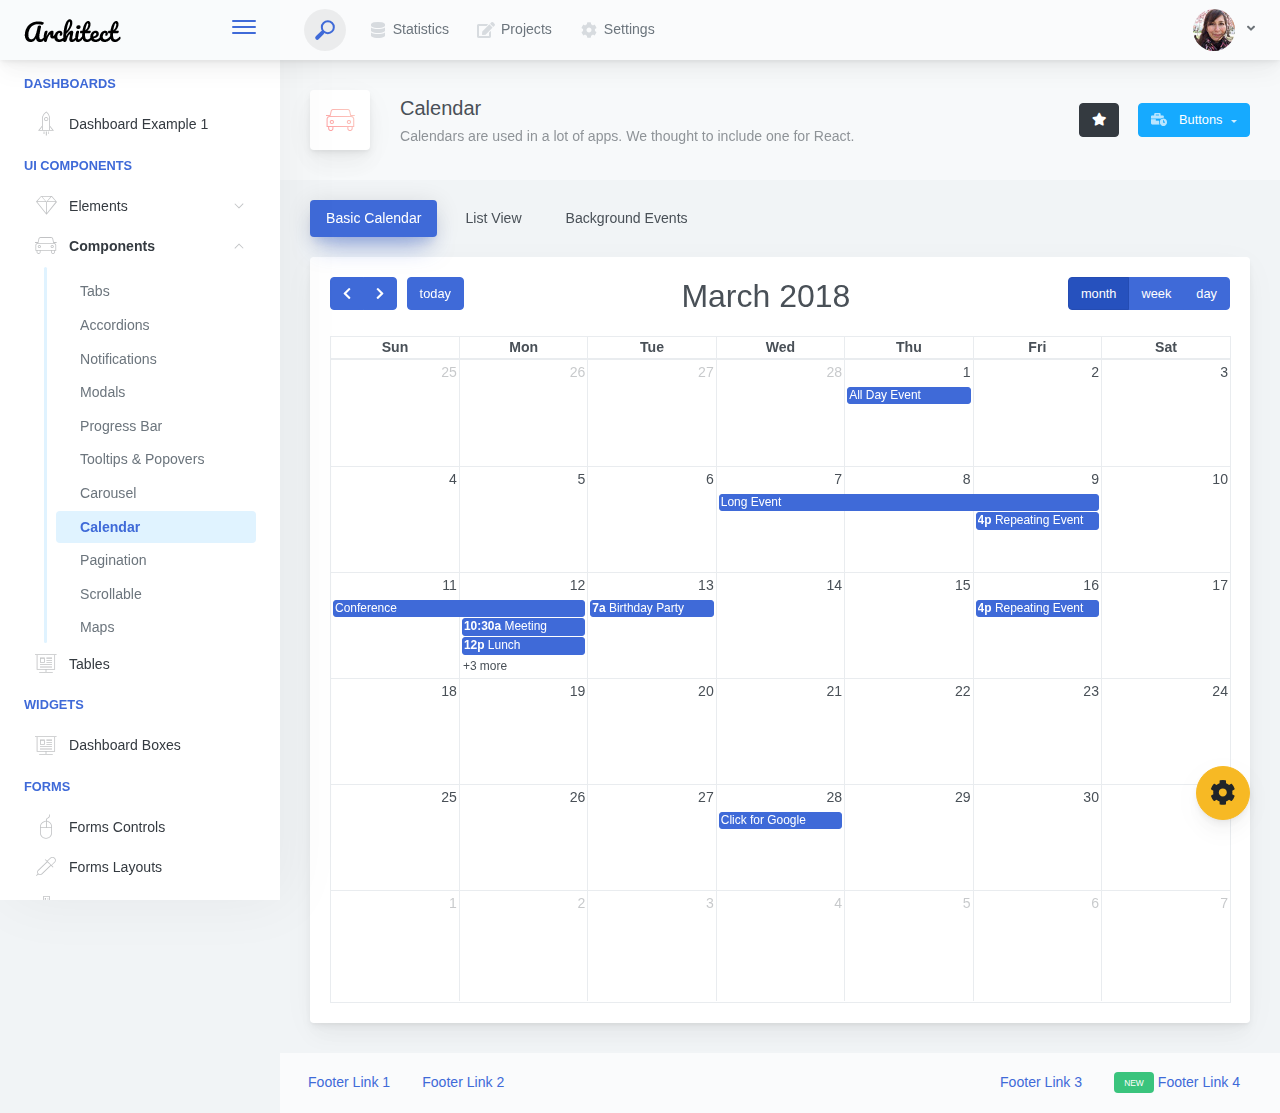
<file: INVESTIDOR/components-calendar.html>
<!doctype html>
<html lang="en">

<head>
    <meta charset="utf-8">
    <meta http-equiv="X-UA-Compatible" content="IE=edge">
    <meta http-equiv="Content-Language" content="en">
    <meta http-equiv="Content-Type" content="text/html; charset=utf-8"/>
    <title>Calendar - Calendars are used in a lot of apps. We thought to include one for React.</title>
    <meta name="viewport" content="width=device-width, initial-scale=1, maximum-scale=1, user-scalable=no, shrink-to-fit=no" />
    <meta name="description" content="Calendars are used in a lot of apps. We thought to include one for React.">
    <meta name="msapplication-tap-highlight" content="no">
    <!--
    =========================================================
    * ArchitectUI HTML Theme Dashboard - v1.0.0
    =========================================================
    * Product Page: https://dashboardpack.com
    * Copyright 2019 DashboardPack (https://dashboardpack.com)
    * Licensed under MIT (https://github.com/DashboardPack/architectui-html-theme-free/blob/master/LICENSE)
    =========================================================
    * The above copyright notice and this permission notice shall be included in all copies or substantial portions of the Software.
    -->
<link href="./main.css" rel="stylesheet"></head>
<body>
    <div class="app-container app-theme-white body-tabs-shadow fixed-sidebar fixed-header">
        <div class="app-header header-shadow">
            <div class="app-header__logo">
                <div class="logo-src"></div>
                <div class="header__pane ml-auto">
                    <div>
                        <button type="button" class="hamburger close-sidebar-btn hamburger--elastic" data-class="closed-sidebar">
                            <span class="hamburger-box">
                                <span class="hamburger-inner"></span>
                            </span>
                        </button>
                    </div>
                </div>
            </div>
            <div class="app-header__mobile-menu">
                <div>
                    <button type="button" class="hamburger hamburger--elastic mobile-toggle-nav">
                        <span class="hamburger-box">
                            <span class="hamburger-inner"></span>
                        </span>
                    </button>
                </div>
            </div>
            <div class="app-header__menu">
                <span>
                    <button type="button" class="btn-icon btn-icon-only btn btn-primary btn-sm mobile-toggle-header-nav">
                        <span class="btn-icon-wrapper">
                            <i class="fa fa-ellipsis-v fa-w-6"></i>
                        </span>
                    </button>
                </span>
            </div>    <div class="app-header__content">
                <div class="app-header-left">
                    <div class="search-wrapper">
                        <div class="input-holder">
                            <input type="text" class="search-input" placeholder="Type to search">
                            <button class="search-icon"><span></span></button>
                        </div>
                        <button class="close"></button>
                    </div>
                    <ul class="header-menu nav">
                        <li class="nav-item">
                            <a href="javascript:void(0);" class="nav-link">
                                <i class="nav-link-icon fa fa-database"> </i>
                                Statistics
                            </a>
                        </li>
                        <li class="btn-group nav-item">
                            <a href="javascript:void(0);" class="nav-link">
                                <i class="nav-link-icon fa fa-edit"></i>
                                Projects
                            </a>
                        </li>
                        <li class="dropdown nav-item">
                            <a href="javascript:void(0);" class="nav-link">
                                <i class="nav-link-icon fa fa-cog"></i>
                                Settings
                            </a>
                        </li>
                    </ul>        </div>
                <div class="app-header-right">
                    <div class="header-btn-lg pr-0">
                        <div class="widget-content p-0">
                            <div class="widget-content-wrapper">
                                <div class="widget-content-left">
                                    <div class="btn-group">
                                        <a data-toggle="dropdown" aria-haspopup="true" aria-expanded="false" class="p-0 btn">
                                            <img width="42" class="rounded-circle" src="assets/images/avatars/1.jpg" alt="">
                                            <i class="fa fa-angle-down ml-2 opacity-8"></i>
                                        </a>
                                        <div tabindex="-1" role="menu" aria-hidden="true" class="dropdown-menu dropdown-menu-right">
                                            <button type="button" tabindex="0" class="dropdown-item">User Account</button>
                                            <button type="button" tabindex="0" class="dropdown-item">Settings</button>
                                            <h6 tabindex="-1" class="dropdown-header">Header</h6>
                                            <button type="button" tabindex="0" class="dropdown-item">Actions</button>
                                            <div tabindex="-1" class="dropdown-divider"></div>
                                            <button type="button" tabindex="0" class="dropdown-item">Dividers</button>
                                        </div>
                                    </div>
                                </div>
                                <div class="widget-content-left  ml-3 header-user-info">
                                    <div class="widget-heading">
                                        Alina Mclourd
                                    </div>
                                    <div class="widget-subheading">
                                        VP People Manager
                                    </div>
                                </div>
                                <div class="widget-content-right header-user-info ml-3">
                                    <button type="button" class="btn-shadow p-1 btn btn-primary btn-sm show-toastr-example">
                                        <i class="fa text-white fa-calendar pr-1 pl-1"></i>
                                    </button>
                                </div>
                            </div>
                        </div>
                    </div>        </div>
            </div>
        </div>        <div class="ui-theme-settings">
            <button type="button" id="TooltipDemo" class="btn-open-options btn btn-warning">
                <i class="fa fa-cog fa-w-16 fa-spin fa-2x"></i>
            </button>
            <div class="theme-settings__inner">
                <div class="scrollbar-container">
                    <div class="theme-settings__options-wrapper">
                        <h3 class="themeoptions-heading">Layout Options
                        </h3>
                        <div class="p-3">
                            <ul class="list-group">
                                <li class="list-group-item">
                                    <div class="widget-content p-0">
                                        <div class="widget-content-wrapper">
                                            <div class="widget-content-left mr-3">
                                                <div class="switch has-switch switch-container-class" data-class="fixed-header">
                                                    <div class="switch-animate switch-on">
                                                        <input type="checkbox" checked data-toggle="toggle" data-onstyle="success">
                                                    </div>
                                                </div>
                                            </div>
                                            <div class="widget-content-left">
                                                <div class="widget-heading">Fixed Header
                                                </div>
                                                <div class="widget-subheading">Makes the header top fixed, always visible!
                                                </div>
                                            </div>
                                        </div>
                                    </div>
                                </li>
                                <li class="list-group-item">
                                    <div class="widget-content p-0">
                                        <div class="widget-content-wrapper">
                                            <div class="widget-content-left mr-3">
                                                <div class="switch has-switch switch-container-class" data-class="fixed-sidebar">
                                                    <div class="switch-animate switch-on">
                                                        <input type="checkbox" checked data-toggle="toggle" data-onstyle="success">
                                                    </div>
                                                </div>
                                            </div>
                                            <div class="widget-content-left">
                                                <div class="widget-heading">Fixed Sidebar
                                                </div>
                                                <div class="widget-subheading">Makes the sidebar left fixed, always visible!
                                                </div>
                                            </div>
                                        </div>
                                    </div>
                                </li>
                                <li class="list-group-item">
                                    <div class="widget-content p-0">
                                        <div class="widget-content-wrapper">
                                            <div class="widget-content-left mr-3">
                                                <div class="switch has-switch switch-container-class" data-class="fixed-footer">
                                                    <div class="switch-animate switch-off">
                                                        <input type="checkbox" data-toggle="toggle" data-onstyle="success">
                                                    </div>
                                                </div>
                                            </div>
                                            <div class="widget-content-left">
                                                <div class="widget-heading">Fixed Footer
                                                </div>
                                                <div class="widget-subheading">Makes the app footer bottom fixed, always visible!
                                                </div>
                                            </div>
                                        </div>
                                    </div>
                                </li>
                            </ul>
                        </div>
                        <h3 class="themeoptions-heading">
                            <div>
                                Header Options
                            </div>
                            <button type="button" class="btn-pill btn-shadow btn-wide ml-auto btn btn-focus btn-sm switch-header-cs-class" data-class="">
                                Restore Default
                            </button>
                        </h3>
                        <div class="p-3">
                            <ul class="list-group">
                                <li class="list-group-item">
                                    <h5 class="pb-2">Choose Color Scheme
                                    </h5>
                                    <div class="theme-settings-swatches">
                                        <div class="swatch-holder bg-primary switch-header-cs-class" data-class="bg-primary header-text-light">
                                        </div>
                                        <div class="swatch-holder bg-secondary switch-header-cs-class" data-class="bg-secondary header-text-light">
                                        </div>
                                        <div class="swatch-holder bg-success switch-header-cs-class" data-class="bg-success header-text-dark">
                                        </div>
                                        <div class="swatch-holder bg-info switch-header-cs-class" data-class="bg-info header-text-dark">
                                        </div>
                                        <div class="swatch-holder bg-warning switch-header-cs-class" data-class="bg-warning header-text-dark">
                                        </div>
                                        <div class="swatch-holder bg-danger switch-header-cs-class" data-class="bg-danger header-text-light">
                                        </div>
                                        <div class="swatch-holder bg-light switch-header-cs-class" data-class="bg-light header-text-dark">
                                        </div>
                                        <div class="swatch-holder bg-dark switch-header-cs-class" data-class="bg-dark header-text-light">
                                        </div>
                                        <div class="swatch-holder bg-focus switch-header-cs-class" data-class="bg-focus header-text-light">
                                        </div>
                                        <div class="swatch-holder bg-alternate switch-header-cs-class" data-class="bg-alternate header-text-light">
                                        </div>
                                        <div class="divider">
                                        </div>
                                        <div class="swatch-holder bg-vicious-stance switch-header-cs-class" data-class="bg-vicious-stance header-text-light">
                                        </div>
                                        <div class="swatch-holder bg-midnight-bloom switch-header-cs-class" data-class="bg-midnight-bloom header-text-light">
                                        </div>
                                        <div class="swatch-holder bg-night-sky switch-header-cs-class" data-class="bg-night-sky header-text-light">
                                        </div>
                                        <div class="swatch-holder bg-slick-carbon switch-header-cs-class" data-class="bg-slick-carbon header-text-light">
                                        </div>
                                        <div class="swatch-holder bg-asteroid switch-header-cs-class" data-class="bg-asteroid header-text-light">
                                        </div>
                                        <div class="swatch-holder bg-royal switch-header-cs-class" data-class="bg-royal header-text-light">
                                        </div>
                                        <div class="swatch-holder bg-warm-flame switch-header-cs-class" data-class="bg-warm-flame header-text-dark">
                                        </div>
                                        <div class="swatch-holder bg-night-fade switch-header-cs-class" data-class="bg-night-fade header-text-dark">
                                        </div>
                                        <div class="swatch-holder bg-sunny-morning switch-header-cs-class" data-class="bg-sunny-morning header-text-dark">
                                        </div>
                                        <div class="swatch-holder bg-tempting-azure switch-header-cs-class" data-class="bg-tempting-azure header-text-dark">
                                        </div>
                                        <div class="swatch-holder bg-amy-crisp switch-header-cs-class" data-class="bg-amy-crisp header-text-dark">
                                        </div>
                                        <div class="swatch-holder bg-heavy-rain switch-header-cs-class" data-class="bg-heavy-rain header-text-dark">
                                        </div>
                                        <div class="swatch-holder bg-mean-fruit switch-header-cs-class" data-class="bg-mean-fruit header-text-dark">
                                        </div>
                                        <div class="swatch-holder bg-malibu-beach switch-header-cs-class" data-class="bg-malibu-beach header-text-light">
                                        </div>
                                        <div class="swatch-holder bg-deep-blue switch-header-cs-class" data-class="bg-deep-blue header-text-dark">
                                        </div>
                                        <div class="swatch-holder bg-ripe-malin switch-header-cs-class" data-class="bg-ripe-malin header-text-light">
                                        </div>
                                        <div class="swatch-holder bg-arielle-smile switch-header-cs-class" data-class="bg-arielle-smile header-text-light">
                                        </div>
                                        <div class="swatch-holder bg-plum-plate switch-header-cs-class" data-class="bg-plum-plate header-text-light">
                                        </div>
                                        <div class="swatch-holder bg-happy-fisher switch-header-cs-class" data-class="bg-happy-fisher header-text-dark">
                                        </div>
                                        <div class="swatch-holder bg-happy-itmeo switch-header-cs-class" data-class="bg-happy-itmeo header-text-light">
                                        </div>
                                        <div class="swatch-holder bg-mixed-hopes switch-header-cs-class" data-class="bg-mixed-hopes header-text-light">
                                        </div>
                                        <div class="swatch-holder bg-strong-bliss switch-header-cs-class" data-class="bg-strong-bliss header-text-light">
                                        </div>
                                        <div class="swatch-holder bg-grow-early switch-header-cs-class" data-class="bg-grow-early header-text-light">
                                        </div>
                                        <div class="swatch-holder bg-love-kiss switch-header-cs-class" data-class="bg-love-kiss header-text-light">
                                        </div>
                                        <div class="swatch-holder bg-premium-dark switch-header-cs-class" data-class="bg-premium-dark header-text-light">
                                        </div>
                                        <div class="swatch-holder bg-happy-green switch-header-cs-class" data-class="bg-happy-green header-text-light">
                                        </div>
                                    </div>
                                </li>
                            </ul>
                        </div>
                        <h3 class="themeoptions-heading">
                            <div>Sidebar Options</div>
                            <button type="button" class="btn-pill btn-shadow btn-wide ml-auto btn btn-focus btn-sm switch-sidebar-cs-class" data-class="">
                                Restore Default
                            </button>
                        </h3>
                        <div class="p-3">
                            <ul class="list-group">
                                <li class="list-group-item">
                                    <h5 class="pb-2">Choose Color Scheme
                                    </h5>
                                    <div class="theme-settings-swatches">
                                        <div class="swatch-holder bg-primary switch-sidebar-cs-class" data-class="bg-primary sidebar-text-light">
                                        </div>
                                        <div class="swatch-holder bg-secondary switch-sidebar-cs-class" data-class="bg-secondary sidebar-text-light">
                                        </div>
                                        <div class="swatch-holder bg-success switch-sidebar-cs-class" data-class="bg-success sidebar-text-dark">
                                        </div>
                                        <div class="swatch-holder bg-info switch-sidebar-cs-class" data-class="bg-info sidebar-text-dark">
                                        </div>
                                        <div class="swatch-holder bg-warning switch-sidebar-cs-class" data-class="bg-warning sidebar-text-dark">
                                        </div>
                                        <div class="swatch-holder bg-danger switch-sidebar-cs-class" data-class="bg-danger sidebar-text-light">
                                        </div>
                                        <div class="swatch-holder bg-light switch-sidebar-cs-class" data-class="bg-light sidebar-text-dark">
                                        </div>
                                        <div class="swatch-holder bg-dark switch-sidebar-cs-class" data-class="bg-dark sidebar-text-light">
                                        </div>
                                        <div class="swatch-holder bg-focus switch-sidebar-cs-class" data-class="bg-focus sidebar-text-light">
                                        </div>
                                        <div class="swatch-holder bg-alternate switch-sidebar-cs-class" data-class="bg-alternate sidebar-text-light">
                                        </div>
                                        <div class="divider">
                                        </div>
                                        <div class="swatch-holder bg-vicious-stance switch-sidebar-cs-class" data-class="bg-vicious-stance sidebar-text-light">
                                        </div>
                                        <div class="swatch-holder bg-midnight-bloom switch-sidebar-cs-class" data-class="bg-midnight-bloom sidebar-text-light">
                                        </div>
                                        <div class="swatch-holder bg-night-sky switch-sidebar-cs-class" data-class="bg-night-sky sidebar-text-light">
                                        </div>
                                        <div class="swatch-holder bg-slick-carbon switch-sidebar-cs-class" data-class="bg-slick-carbon sidebar-text-light">
                                        </div>
                                        <div class="swatch-holder bg-asteroid switch-sidebar-cs-class" data-class="bg-asteroid sidebar-text-light">
                                        </div>
                                        <div class="swatch-holder bg-royal switch-sidebar-cs-class" data-class="bg-royal sidebar-text-light">
                                        </div>
                                        <div class="swatch-holder bg-warm-flame switch-sidebar-cs-class" data-class="bg-warm-flame sidebar-text-dark">
                                        </div>
                                        <div class="swatch-holder bg-night-fade switch-sidebar-cs-class" data-class="bg-night-fade sidebar-text-dark">
                                        </div>
                                        <div class="swatch-holder bg-sunny-morning switch-sidebar-cs-class" data-class="bg-sunny-morning sidebar-text-dark">
                                        </div>
                                        <div class="swatch-holder bg-tempting-azure switch-sidebar-cs-class" data-class="bg-tempting-azure sidebar-text-dark">
                                        </div>
                                        <div class="swatch-holder bg-amy-crisp switch-sidebar-cs-class" data-class="bg-amy-crisp sidebar-text-dark">
                                        </div>
                                        <div class="swatch-holder bg-heavy-rain switch-sidebar-cs-class" data-class="bg-heavy-rain sidebar-text-dark">
                                        </div>
                                        <div class="swatch-holder bg-mean-fruit switch-sidebar-cs-class" data-class="bg-mean-fruit sidebar-text-dark">
                                        </div>
                                        <div class="swatch-holder bg-malibu-beach switch-sidebar-cs-class" data-class="bg-malibu-beach sidebar-text-light">
                                        </div>
                                        <div class="swatch-holder bg-deep-blue switch-sidebar-cs-class" data-class="bg-deep-blue sidebar-text-dark">
                                        </div>
                                        <div class="swatch-holder bg-ripe-malin switch-sidebar-cs-class" data-class="bg-ripe-malin sidebar-text-light">
                                        </div>
                                        <div class="swatch-holder bg-arielle-smile switch-sidebar-cs-class" data-class="bg-arielle-smile sidebar-text-light">
                                        </div>
                                        <div class="swatch-holder bg-plum-plate switch-sidebar-cs-class" data-class="bg-plum-plate sidebar-text-light">
                                        </div>
                                        <div class="swatch-holder bg-happy-fisher switch-sidebar-cs-class" data-class="bg-happy-fisher sidebar-text-dark">
                                        </div>
                                        <div class="swatch-holder bg-happy-itmeo switch-sidebar-cs-class" data-class="bg-happy-itmeo sidebar-text-light">
                                        </div>
                                        <div class="swatch-holder bg-mixed-hopes switch-sidebar-cs-class" data-class="bg-mixed-hopes sidebar-text-light">
                                        </div>
                                        <div class="swatch-holder bg-strong-bliss switch-sidebar-cs-class" data-class="bg-strong-bliss sidebar-text-light">
                                        </div>
                                        <div class="swatch-holder bg-grow-early switch-sidebar-cs-class" data-class="bg-grow-early sidebar-text-light">
                                        </div>
                                        <div class="swatch-holder bg-love-kiss switch-sidebar-cs-class" data-class="bg-love-kiss sidebar-text-light">
                                        </div>
                                        <div class="swatch-holder bg-premium-dark switch-sidebar-cs-class" data-class="bg-premium-dark sidebar-text-light">
                                        </div>
                                        <div class="swatch-holder bg-happy-green switch-sidebar-cs-class" data-class="bg-happy-green sidebar-text-light">
                                        </div>
                                    </div>
                                </li>
                            </ul>
                        </div>
                        <h3 class="themeoptions-heading">
                            <div>Main Content Options</div>
                            <button type="button" class="btn-pill btn-shadow btn-wide ml-auto active btn btn-focus btn-sm">Restore Default
                            </button>
                        </h3>
                        <div class="p-3">
                            <ul class="list-group">
                                <li class="list-group-item">
                                    <h5 class="pb-2">Page Section Tabs
                                    </h5>
                                    <div class="theme-settings-swatches">
                                        <div role="group" class="mt-2 btn-group">
                                            <button type="button" class="btn-wide btn-shadow btn-primary btn btn-secondary switch-theme-class" data-class="body-tabs-line">
                                                Line
                                            </button>
                                            <button type="button" class="btn-wide btn-shadow btn-primary active btn btn-secondary switch-theme-class" data-class="body-tabs-shadow">
                                                Shadow
                                            </button>
                                        </div>
                                    </div>
                                </li>
                            </ul>
                        </div>
                    </div>
                </div>
            </div>
        </div>        <div class="app-main">
                <div class="app-sidebar sidebar-shadow">
                    <div class="app-header__logo">
                        <div class="logo-src"></div>
                        <div class="header__pane ml-auto">
                            <div>
                                <button type="button" class="hamburger close-sidebar-btn hamburger--elastic" data-class="closed-sidebar">
                                    <span class="hamburger-box">
                                        <span class="hamburger-inner"></span>
                                    </span>
                                </button>
                            </div>
                        </div>
                    </div>
                    <div class="app-header__mobile-menu">
                        <div>
                            <button type="button" class="hamburger hamburger--elastic mobile-toggle-nav">
                                <span class="hamburger-box">
                                    <span class="hamburger-inner"></span>
                                </span>
                            </button>
                        </div>
                    </div>
                    <div class="app-header__menu">
                        <span>
                            <button type="button" class="btn-icon btn-icon-only btn btn-primary btn-sm mobile-toggle-header-nav">
                                <span class="btn-icon-wrapper">
                                    <i class="fa fa-ellipsis-v fa-w-6"></i>
                                </span>
                            </button>
                        </span>
                    </div>    <div class="scrollbar-sidebar">
                        <div class="app-sidebar__inner">
                            <ul class="vertical-nav-menu">
                                <li class="app-sidebar__heading">Dashboards</li>
                                <li>
                                    <a href="index.html">
                                        <i class="metismenu-icon pe-7s-rocket"></i>
                                        Dashboard Example 1
                                    </a>
                                </li>
                                <li class="app-sidebar__heading">UI Components</li>
                                <li
                                    
                                    
                                    
                                    
                                    
                                    
                                    
                                    
                                >
                                    <a href="#">
                                        <i class="metismenu-icon pe-7s-diamond"></i>
                                        Elements
                                        <i class="metismenu-state-icon pe-7s-angle-down caret-left"></i>
                                    </a>
                                    <ul
                                        
                                        
                                        
                                        
                                        
                                        
                                        
                                        
                                    >
                                        <li>
                                            <a href="elements-buttons-standard.html">
                                                <i class="metismenu-icon"></i>
                                                Buttons
                                            </a>
                                        </li>
                                        <li>
                                            <a href="elements-dropdowns.html">
                                                <i class="metismenu-icon">
                                                </i>Dropdowns
                                            </a>
                                        </li>
                                        <li>
                                            <a href="elements-icons.html">
                                                <i class="metismenu-icon">
                                                </i>Icons
                                            </a>
                                        </li>
                                        <li>
                                            <a href="elements-badges-labels.html">
                                                <i class="metismenu-icon">
                                                </i>Badges
                                            </a>
                                        </li>
                                        <li>
                                            <a href="elements-cards.html">
                                                <i class="metismenu-icon">
                                                </i>Cards
                                            </a>
                                        </li>
                                        <li>
                                            <a href="elements-list-group.html">
                                                <i class="metismenu-icon">
                                                </i>List Groups
                                            </a>
                                        </li>
                                        <li>
                                            <a href="elements-navigation.html">
                                                <i class="metismenu-icon">
                                                </i>Navigation Menus
                                            </a>
                                        </li>
                                        <li>
                                            <a href="elements-utilities.html">
                                                <i class="metismenu-icon">
                                                </i>Utilities
                                            </a>
                                        </li>
                                    </ul>
                                </li>
                                <li
                                    
                                    
                                    
                                    
                                    
                                    
                                    
                                     class="mm-active"
                                    
                                    
                                    
                                >
                                    <a href="#">
                                        <i class="metismenu-icon pe-7s-car"></i>
                                        Components
                                        <i class="metismenu-state-icon pe-7s-angle-down caret-left"></i>
                                    </a>
                                    <ul
                                        
                                        
                                        
                                        
                                        
                                        
                                        
                                         class="mm-show"
                                        
                                        
                                        
                                    >
                                        <li>
                                            <a href="components-tabs.html">
                                                <i class="metismenu-icon">
                                                </i>Tabs
                                            </a>
                                        </li>
                                        <li>
                                            <a href="components-accordions.html">
                                                <i class="metismenu-icon">
                                                </i>Accordions
                                            </a>
                                        </li>
                                        <li>
                                            <a href="components-notifications.html">
                                                <i class="metismenu-icon">
                                                </i>Notifications
                                            </a>
                                        </li>
                                        <li>
                                            <a href="components-modals.html">
                                                <i class="metismenu-icon">
                                                </i>Modals
                                            </a>
                                        </li>
                                        <li>
                                            <a href="components-progress-bar.html">
                                                <i class="metismenu-icon">
                                                </i>Progress Bar
                                            </a>
                                        </li>
                                        <li>
                                            <a href="components-tooltips-popovers.html">
                                                <i class="metismenu-icon">
                                                </i>Tooltips &amp; Popovers
                                            </a>
                                        </li>
                                        <li>
                                            <a href="components-carousel.html">
                                                <i class="metismenu-icon">
                                                </i>Carousel
                                            </a>
                                        </li>
                                        <li>
                                            <a href="components-calendar.html" class="mm-active">
                                                <i class="metismenu-icon">
                                                </i>Calendar
                                            </a>
                                        </li>
                                        <li>
                                            <a href="components-pagination.html">
                                                <i class="metismenu-icon">
                                                </i>Pagination
                                            </a>
                                        </li>
                                        <li>
                                            <a href="components-scrollable-elements.html">
                                                <i class="metismenu-icon">
                                                </i>Scrollable
                                            </a>
                                        </li>
                                        <li>
                                            <a href="components-maps.html">
                                                <i class="metismenu-icon">
                                                </i>Maps
                                            </a>
                                        </li>
                                    </ul>
                                </li>
                                <li  >
                                    <a href="tables-regular.html">
                                        <i class="metismenu-icon pe-7s-display2"></i>
                                        Tables
                                    </a>
                                </li>
                                <li class="app-sidebar__heading">Widgets</li>
                                <li>
                                    <a href="dashboard-boxes.html">
                                        <i class="metismenu-icon pe-7s-display2"></i>
                                        Dashboard Boxes
                                    </a>
                                </li>
                                <li class="app-sidebar__heading">Forms</li>
                                <li>
                                    <a href="forms-controls.html">
                                        <i class="metismenu-icon pe-7s-mouse">
                                        </i>Forms Controls
                                    </a>
                                </li>
                                <li>
                                    <a href="forms-layouts.html">
                                        <i class="metismenu-icon pe-7s-eyedropper">
                                        </i>Forms Layouts
                                    </a>
                                </li>
                                <li>
                                    <a href="forms-validation.html">
                                        <i class="metismenu-icon pe-7s-pendrive">
                                        </i>Forms Validation
                                    </a>
                                </li>
                                <li class="app-sidebar__heading">Charts</li>
                                <li>
                                    <a href="charts-chartjs.html">
                                        <i class="metismenu-icon pe-7s-graph2">
                                        </i>ChartJS
                                    </a>
                                </li>
                                <li class="app-sidebar__heading">PRO Version</li>
                                <li>
                                    <a href="https://dashboardpack.com/theme-details/architectui-dashboard-html-pro/" target="_blank">
                                        <i class="metismenu-icon pe-7s-graph2">
                                        </i>
                                        Upgrade to PRO
                                    </a>
                                </li>
                            </ul>
                        </div>
                    </div>
                </div>    <div class="app-main__outer">
                    <div class="app-main__inner">
                        <div class="app-page-title">
                            <div class="page-title-wrapper">
                                <div class="page-title-heading">
                                    <div class="page-title-icon">
                                        <i class="pe-7s-car icon-gradient bg-warm-flame">
                                        </i>
                                    </div>
                                    <div>Calendar
                                        <div class="page-title-subheading">Calendars are used in a lot of apps. We thought to include one for React.
                                        </div>
                                    </div>
                                </div>
                                <div class="page-title-actions">
                                    <button type="button" data-toggle="tooltip" title="Example Tooltip" data-placement="bottom" class="btn-shadow mr-3 btn btn-dark">
                                        <i class="fa fa-star"></i>
                                    </button>
                                    <div class="d-inline-block dropdown">
                                        <button type="button" data-toggle="dropdown" aria-haspopup="true" aria-expanded="false" class="btn-shadow dropdown-toggle btn btn-info">
                                            <span class="btn-icon-wrapper pr-2 opacity-7">
                                                <i class="fa fa-business-time fa-w-20"></i>
                                            </span>
                                            Buttons
                                        </button>
                                        <div tabindex="-1" role="menu" aria-hidden="true" class="dropdown-menu dropdown-menu-right">
                                            <ul class="nav flex-column">
                                                <li class="nav-item">
                                                    <a href="javascript:void(0);" class="nav-link">
                                                        <i class="nav-link-icon lnr-inbox"></i>
                                                        <span>
                                                            Inbox
                                                        </span>
                                                        <div class="ml-auto badge badge-pill badge-secondary">86</div>
                                                    </a>
                                                </li>
                                                <li class="nav-item">
                                                    <a href="javascript:void(0);" class="nav-link">
                                                        <i class="nav-link-icon lnr-book"></i>
                                                        <span>
                                                            Book
                                                        </span>
                                                        <div class="ml-auto badge badge-pill badge-danger">5</div>
                                                    </a>
                                                </li>
                                                <li class="nav-item">
                                                    <a href="javascript:void(0);" class="nav-link">
                                                        <i class="nav-link-icon lnr-picture"></i>
                                                        <span>
                                                            Picture
                                                        </span>
                                                    </a>
                                                </li>
                                                <li class="nav-item">
                                                    <a disabled href="javascript:void(0);" class="nav-link disabled">
                                                        <i class="nav-link-icon lnr-file-empty"></i>
                                                        <span>
                                                            File Disabled
                                                        </span>
                                                    </a>
                                                </li>
                                            </ul>
                                        </div>
                                    </div>
                                </div>    </div>
                        </div>            <ul class="body-tabs body-tabs-layout tabs-animated body-tabs-animated nav">
                            <li class="nav-item">
                                <a role="tab" class="nav-link active" id="tab-0" data-toggle="tab" href="#tab-content-0">
                                    <span>Basic Calendar</span>
                                </a>
                            </li>
                            <li class="nav-item">
                                <a role="tab" class="nav-link" id="tab-1" data-toggle="tab" href="#tab-content-1">
                                    <span>List View</span>
                                </a>
                            </li>
                            <li class="nav-item">
                                <a role="tab" class="nav-link" id="tab-2" data-toggle="tab" href="#tab-content-2">
                                    <span>Background Events</span>
                                </a>
                            </li>
                        </ul>
                        <div class="tab-content">
                            <div class="tab-pane tabs-animation fade show active" id="tab-content-0" role="tabpanel">
                                <div class="main-card mb-3 card">
                                    <div class="card-body">
                                        <div id='calendar'></div>
                                    </div>
                                </div>
                            </div>
                            <div class="tab-pane tabs-animation fade" id="tab-content-1" role="tabpanel">
                                <div class="main-card mb-3 card">
                                    <div class="card-body">
                                        <div id='calendar-list'></div>
                                    </div>
                                </div>
                            </div>
                            <div class="tab-pane tabs-animation fade" id="tab-content-2" role="tabpanel">
                                <div class="main-card mb-3 card">
                                    <div class="card-body">
                                        <div id="calendar-bg-events"></div>
                                    </div>
                                </div>
                            </div>
                        </div>
                    </div>
                    <div class="app-wrapper-footer">
                        <div class="app-footer">
                            <div class="app-footer__inner">
                                <div class="app-footer-left">
                                    <ul class="nav">
                                        <li class="nav-item">
                                            <a href="javascript:void(0);" class="nav-link">
                                                Footer Link 1
                                            </a>
                                        </li>
                                        <li class="nav-item">
                                            <a href="javascript:void(0);" class="nav-link">
                                                Footer Link 2
                                            </a>
                                        </li>
                                    </ul>
                                </div>
                                <div class="app-footer-right">
                                    <ul class="nav">
                                        <li class="nav-item">
                                            <a href="javascript:void(0);" class="nav-link">
                                                Footer Link 3
                                            </a>
                                        </li>
                                        <li class="nav-item">
                                            <a href="javascript:void(0);" class="nav-link">
                                                <div class="badge badge-success mr-1 ml-0">
                                                    <small>NEW</small>
                                                </div>
                                                Footer Link 4
                                            </a>
                                        </li>
                                    </ul>
                                </div>
                            </div>
                        </div>
                    </div>    </div>
        </div>
    </div>
<script type="text/javascript" src="./assets/scripts/main.js"></script></body>
</html>
</file>
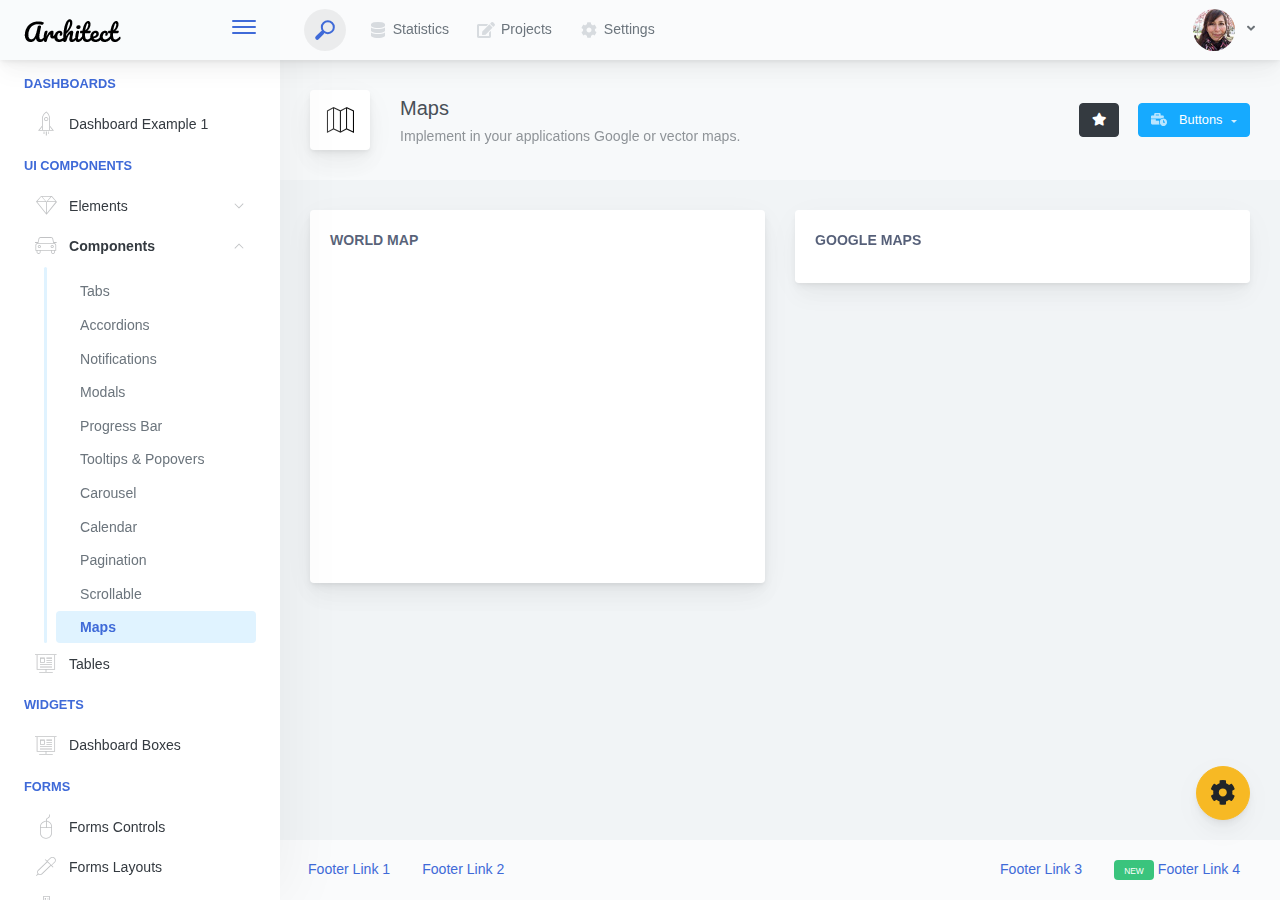
<file: INVESTIDOR/components-maps.html>
<!doctype html>
<html lang="en">

<head>
    <meta charset="utf-8">
    <meta http-equiv="X-UA-Compatible" content="IE=edge">
    <meta http-equiv="Content-Language" content="en">
    <meta http-equiv="Content-Type" content="text/html; charset=utf-8"/>
    <title>Maps - Implement in your applications Google or vector maps.</title>
    <meta name="viewport" content="width=device-width, initial-scale=1, maximum-scale=1, user-scalable=no, shrink-to-fit=no" />
    <meta name="description" content="Implement in your applications Google or vector maps.">
    <meta name="msapplication-tap-highlight" content="no">
    <!--
    =========================================================
    * ArchitectUI HTML Theme Dashboard - v1.0.0
    =========================================================
    * Product Page: https://dashboardpack.com
    * Copyright 2019 DashboardPack (https://dashboardpack.com)
    * Licensed under MIT (https://github.com/DashboardPack/architectui-html-theme-free/blob/master/LICENSE)
    =========================================================
    * The above copyright notice and this permission notice shall be included in all copies or substantial portions of the Software.
    -->
<link href="./main.css" rel="stylesheet"></head>
<body>
    <div class="app-container app-theme-white body-tabs-shadow fixed-sidebar fixed-header">
        <div class="app-header header-shadow">
            <div class="app-header__logo">
                <div class="logo-src"></div>
                <div class="header__pane ml-auto">
                    <div>
                        <button type="button" class="hamburger close-sidebar-btn hamburger--elastic" data-class="closed-sidebar">
                            <span class="hamburger-box">
                                <span class="hamburger-inner"></span>
                            </span>
                        </button>
                    </div>
                </div>
            </div>
            <div class="app-header__mobile-menu">
                <div>
                    <button type="button" class="hamburger hamburger--elastic mobile-toggle-nav">
                        <span class="hamburger-box">
                            <span class="hamburger-inner"></span>
                        </span>
                    </button>
                </div>
            </div>
            <div class="app-header__menu">
                <span>
                    <button type="button" class="btn-icon btn-icon-only btn btn-primary btn-sm mobile-toggle-header-nav">
                        <span class="btn-icon-wrapper">
                            <i class="fa fa-ellipsis-v fa-w-6"></i>
                        </span>
                    </button>
                </span>
            </div>    <div class="app-header__content">
                <div class="app-header-left">
                    <div class="search-wrapper">
                        <div class="input-holder">
                            <input type="text" class="search-input" placeholder="Type to search">
                            <button class="search-icon"><span></span></button>
                        </div>
                        <button class="close"></button>
                    </div>
                    <ul class="header-menu nav">
                        <li class="nav-item">
                            <a href="javascript:void(0);" class="nav-link">
                                <i class="nav-link-icon fa fa-database"> </i>
                                Statistics
                            </a>
                        </li>
                        <li class="btn-group nav-item">
                            <a href="javascript:void(0);" class="nav-link">
                                <i class="nav-link-icon fa fa-edit"></i>
                                Projects
                            </a>
                        </li>
                        <li class="dropdown nav-item">
                            <a href="javascript:void(0);" class="nav-link">
                                <i class="nav-link-icon fa fa-cog"></i>
                                Settings
                            </a>
                        </li>
                    </ul>        </div>
                <div class="app-header-right">
                    <div class="header-btn-lg pr-0">
                        <div class="widget-content p-0">
                            <div class="widget-content-wrapper">
                                <div class="widget-content-left">
                                    <div class="btn-group">
                                        <a data-toggle="dropdown" aria-haspopup="true" aria-expanded="false" class="p-0 btn">
                                            <img width="42" class="rounded-circle" src="assets/images/avatars/1.jpg" alt="">
                                            <i class="fa fa-angle-down ml-2 opacity-8"></i>
                                        </a>
                                        <div tabindex="-1" role="menu" aria-hidden="true" class="dropdown-menu dropdown-menu-right">
                                            <button type="button" tabindex="0" class="dropdown-item">User Account</button>
                                            <button type="button" tabindex="0" class="dropdown-item">Settings</button>
                                            <h6 tabindex="-1" class="dropdown-header">Header</h6>
                                            <button type="button" tabindex="0" class="dropdown-item">Actions</button>
                                            <div tabindex="-1" class="dropdown-divider"></div>
                                            <button type="button" tabindex="0" class="dropdown-item">Dividers</button>
                                        </div>
                                    </div>
                                </div>
                                <div class="widget-content-left  ml-3 header-user-info">
                                    <div class="widget-heading">
                                        Alina Mclourd
                                    </div>
                                    <div class="widget-subheading">
                                        VP People Manager
                                    </div>
                                </div>
                                <div class="widget-content-right header-user-info ml-3">
                                    <button type="button" class="btn-shadow p-1 btn btn-primary btn-sm show-toastr-example">
                                        <i class="fa text-white fa-calendar pr-1 pl-1"></i>
                                    </button>
                                </div>
                            </div>
                        </div>
                    </div>        </div>
            </div>
        </div>        <div class="ui-theme-settings">
            <button type="button" id="TooltipDemo" class="btn-open-options btn btn-warning">
                <i class="fa fa-cog fa-w-16 fa-spin fa-2x"></i>
            </button>
            <div class="theme-settings__inner">
                <div class="scrollbar-container">
                    <div class="theme-settings__options-wrapper">
                        <h3 class="themeoptions-heading">Layout Options
                        </h3>
                        <div class="p-3">
                            <ul class="list-group">
                                <li class="list-group-item">
                                    <div class="widget-content p-0">
                                        <div class="widget-content-wrapper">
                                            <div class="widget-content-left mr-3">
                                                <div class="switch has-switch switch-container-class" data-class="fixed-header">
                                                    <div class="switch-animate switch-on">
                                                        <input type="checkbox" checked data-toggle="toggle" data-onstyle="success">
                                                    </div>
                                                </div>
                                            </div>
                                            <div class="widget-content-left">
                                                <div class="widget-heading">Fixed Header
                                                </div>
                                                <div class="widget-subheading">Makes the header top fixed, always visible!
                                                </div>
                                            </div>
                                        </div>
                                    </div>
                                </li>
                                <li class="list-group-item">
                                    <div class="widget-content p-0">
                                        <div class="widget-content-wrapper">
                                            <div class="widget-content-left mr-3">
                                                <div class="switch has-switch switch-container-class" data-class="fixed-sidebar">
                                                    <div class="switch-animate switch-on">
                                                        <input type="checkbox" checked data-toggle="toggle" data-onstyle="success">
                                                    </div>
                                                </div>
                                            </div>
                                            <div class="widget-content-left">
                                                <div class="widget-heading">Fixed Sidebar
                                                </div>
                                                <div class="widget-subheading">Makes the sidebar left fixed, always visible!
                                                </div>
                                            </div>
                                        </div>
                                    </div>
                                </li>
                                <li class="list-group-item">
                                    <div class="widget-content p-0">
                                        <div class="widget-content-wrapper">
                                            <div class="widget-content-left mr-3">
                                                <div class="switch has-switch switch-container-class" data-class="fixed-footer">
                                                    <div class="switch-animate switch-off">
                                                        <input type="checkbox" data-toggle="toggle" data-onstyle="success">
                                                    </div>
                                                </div>
                                            </div>
                                            <div class="widget-content-left">
                                                <div class="widget-heading">Fixed Footer
                                                </div>
                                                <div class="widget-subheading">Makes the app footer bottom fixed, always visible!
                                                </div>
                                            </div>
                                        </div>
                                    </div>
                                </li>
                            </ul>
                        </div>
                        <h3 class="themeoptions-heading">
                            <div>
                                Header Options
                            </div>
                            <button type="button" class="btn-pill btn-shadow btn-wide ml-auto btn btn-focus btn-sm switch-header-cs-class" data-class="">
                                Restore Default
                            </button>
                        </h3>
                        <div class="p-3">
                            <ul class="list-group">
                                <li class="list-group-item">
                                    <h5 class="pb-2">Choose Color Scheme
                                    </h5>
                                    <div class="theme-settings-swatches">
                                        <div class="swatch-holder bg-primary switch-header-cs-class" data-class="bg-primary header-text-light">
                                        </div>
                                        <div class="swatch-holder bg-secondary switch-header-cs-class" data-class="bg-secondary header-text-light">
                                        </div>
                                        <div class="swatch-holder bg-success switch-header-cs-class" data-class="bg-success header-text-dark">
                                        </div>
                                        <div class="swatch-holder bg-info switch-header-cs-class" data-class="bg-info header-text-dark">
                                        </div>
                                        <div class="swatch-holder bg-warning switch-header-cs-class" data-class="bg-warning header-text-dark">
                                        </div>
                                        <div class="swatch-holder bg-danger switch-header-cs-class" data-class="bg-danger header-text-light">
                                        </div>
                                        <div class="swatch-holder bg-light switch-header-cs-class" data-class="bg-light header-text-dark">
                                        </div>
                                        <div class="swatch-holder bg-dark switch-header-cs-class" data-class="bg-dark header-text-light">
                                        </div>
                                        <div class="swatch-holder bg-focus switch-header-cs-class" data-class="bg-focus header-text-light">
                                        </div>
                                        <div class="swatch-holder bg-alternate switch-header-cs-class" data-class="bg-alternate header-text-light">
                                        </div>
                                        <div class="divider">
                                        </div>
                                        <div class="swatch-holder bg-vicious-stance switch-header-cs-class" data-class="bg-vicious-stance header-text-light">
                                        </div>
                                        <div class="swatch-holder bg-midnight-bloom switch-header-cs-class" data-class="bg-midnight-bloom header-text-light">
                                        </div>
                                        <div class="swatch-holder bg-night-sky switch-header-cs-class" data-class="bg-night-sky header-text-light">
                                        </div>
                                        <div class="swatch-holder bg-slick-carbon switch-header-cs-class" data-class="bg-slick-carbon header-text-light">
                                        </div>
                                        <div class="swatch-holder bg-asteroid switch-header-cs-class" data-class="bg-asteroid header-text-light">
                                        </div>
                                        <div class="swatch-holder bg-royal switch-header-cs-class" data-class="bg-royal header-text-light">
                                        </div>
                                        <div class="swatch-holder bg-warm-flame switch-header-cs-class" data-class="bg-warm-flame header-text-dark">
                                        </div>
                                        <div class="swatch-holder bg-night-fade switch-header-cs-class" data-class="bg-night-fade header-text-dark">
                                        </div>
                                        <div class="swatch-holder bg-sunny-morning switch-header-cs-class" data-class="bg-sunny-morning header-text-dark">
                                        </div>
                                        <div class="swatch-holder bg-tempting-azure switch-header-cs-class" data-class="bg-tempting-azure header-text-dark">
                                        </div>
                                        <div class="swatch-holder bg-amy-crisp switch-header-cs-class" data-class="bg-amy-crisp header-text-dark">
                                        </div>
                                        <div class="swatch-holder bg-heavy-rain switch-header-cs-class" data-class="bg-heavy-rain header-text-dark">
                                        </div>
                                        <div class="swatch-holder bg-mean-fruit switch-header-cs-class" data-class="bg-mean-fruit header-text-dark">
                                        </div>
                                        <div class="swatch-holder bg-malibu-beach switch-header-cs-class" data-class="bg-malibu-beach header-text-light">
                                        </div>
                                        <div class="swatch-holder bg-deep-blue switch-header-cs-class" data-class="bg-deep-blue header-text-dark">
                                        </div>
                                        <div class="swatch-holder bg-ripe-malin switch-header-cs-class" data-class="bg-ripe-malin header-text-light">
                                        </div>
                                        <div class="swatch-holder bg-arielle-smile switch-header-cs-class" data-class="bg-arielle-smile header-text-light">
                                        </div>
                                        <div class="swatch-holder bg-plum-plate switch-header-cs-class" data-class="bg-plum-plate header-text-light">
                                        </div>
                                        <div class="swatch-holder bg-happy-fisher switch-header-cs-class" data-class="bg-happy-fisher header-text-dark">
                                        </div>
                                        <div class="swatch-holder bg-happy-itmeo switch-header-cs-class" data-class="bg-happy-itmeo header-text-light">
                                        </div>
                                        <div class="swatch-holder bg-mixed-hopes switch-header-cs-class" data-class="bg-mixed-hopes header-text-light">
                                        </div>
                                        <div class="swatch-holder bg-strong-bliss switch-header-cs-class" data-class="bg-strong-bliss header-text-light">
                                        </div>
                                        <div class="swatch-holder bg-grow-early switch-header-cs-class" data-class="bg-grow-early header-text-light">
                                        </div>
                                        <div class="swatch-holder bg-love-kiss switch-header-cs-class" data-class="bg-love-kiss header-text-light">
                                        </div>
                                        <div class="swatch-holder bg-premium-dark switch-header-cs-class" data-class="bg-premium-dark header-text-light">
                                        </div>
                                        <div class="swatch-holder bg-happy-green switch-header-cs-class" data-class="bg-happy-green header-text-light">
                                        </div>
                                    </div>
                                </li>
                            </ul>
                        </div>
                        <h3 class="themeoptions-heading">
                            <div>Sidebar Options</div>
                            <button type="button" class="btn-pill btn-shadow btn-wide ml-auto btn btn-focus btn-sm switch-sidebar-cs-class" data-class="">
                                Restore Default
                            </button>
                        </h3>
                        <div class="p-3">
                            <ul class="list-group">
                                <li class="list-group-item">
                                    <h5 class="pb-2">Choose Color Scheme
                                    </h5>
                                    <div class="theme-settings-swatches">
                                        <div class="swatch-holder bg-primary switch-sidebar-cs-class" data-class="bg-primary sidebar-text-light">
                                        </div>
                                        <div class="swatch-holder bg-secondary switch-sidebar-cs-class" data-class="bg-secondary sidebar-text-light">
                                        </div>
                                        <div class="swatch-holder bg-success switch-sidebar-cs-class" data-class="bg-success sidebar-text-dark">
                                        </div>
                                        <div class="swatch-holder bg-info switch-sidebar-cs-class" data-class="bg-info sidebar-text-dark">
                                        </div>
                                        <div class="swatch-holder bg-warning switch-sidebar-cs-class" data-class="bg-warning sidebar-text-dark">
                                        </div>
                                        <div class="swatch-holder bg-danger switch-sidebar-cs-class" data-class="bg-danger sidebar-text-light">
                                        </div>
                                        <div class="swatch-holder bg-light switch-sidebar-cs-class" data-class="bg-light sidebar-text-dark">
                                        </div>
                                        <div class="swatch-holder bg-dark switch-sidebar-cs-class" data-class="bg-dark sidebar-text-light">
                                        </div>
                                        <div class="swatch-holder bg-focus switch-sidebar-cs-class" data-class="bg-focus sidebar-text-light">
                                        </div>
                                        <div class="swatch-holder bg-alternate switch-sidebar-cs-class" data-class="bg-alternate sidebar-text-light">
                                        </div>
                                        <div class="divider">
                                        </div>
                                        <div class="swatch-holder bg-vicious-stance switch-sidebar-cs-class" data-class="bg-vicious-stance sidebar-text-light">
                                        </div>
                                        <div class="swatch-holder bg-midnight-bloom switch-sidebar-cs-class" data-class="bg-midnight-bloom sidebar-text-light">
                                        </div>
                                        <div class="swatch-holder bg-night-sky switch-sidebar-cs-class" data-class="bg-night-sky sidebar-text-light">
                                        </div>
                                        <div class="swatch-holder bg-slick-carbon switch-sidebar-cs-class" data-class="bg-slick-carbon sidebar-text-light">
                                        </div>
                                        <div class="swatch-holder bg-asteroid switch-sidebar-cs-class" data-class="bg-asteroid sidebar-text-light">
                                        </div>
                                        <div class="swatch-holder bg-royal switch-sidebar-cs-class" data-class="bg-royal sidebar-text-light">
                                        </div>
                                        <div class="swatch-holder bg-warm-flame switch-sidebar-cs-class" data-class="bg-warm-flame sidebar-text-dark">
                                        </div>
                                        <div class="swatch-holder bg-night-fade switch-sidebar-cs-class" data-class="bg-night-fade sidebar-text-dark">
                                        </div>
                                        <div class="swatch-holder bg-sunny-morning switch-sidebar-cs-class" data-class="bg-sunny-morning sidebar-text-dark">
                                        </div>
                                        <div class="swatch-holder bg-tempting-azure switch-sidebar-cs-class" data-class="bg-tempting-azure sidebar-text-dark">
                                        </div>
                                        <div class="swatch-holder bg-amy-crisp switch-sidebar-cs-class" data-class="bg-amy-crisp sidebar-text-dark">
                                        </div>
                                        <div class="swatch-holder bg-heavy-rain switch-sidebar-cs-class" data-class="bg-heavy-rain sidebar-text-dark">
                                        </div>
                                        <div class="swatch-holder bg-mean-fruit switch-sidebar-cs-class" data-class="bg-mean-fruit sidebar-text-dark">
                                        </div>
                                        <div class="swatch-holder bg-malibu-beach switch-sidebar-cs-class" data-class="bg-malibu-beach sidebar-text-light">
                                        </div>
                                        <div class="swatch-holder bg-deep-blue switch-sidebar-cs-class" data-class="bg-deep-blue sidebar-text-dark">
                                        </div>
                                        <div class="swatch-holder bg-ripe-malin switch-sidebar-cs-class" data-class="bg-ripe-malin sidebar-text-light">
                                        </div>
                                        <div class="swatch-holder bg-arielle-smile switch-sidebar-cs-class" data-class="bg-arielle-smile sidebar-text-light">
                                        </div>
                                        <div class="swatch-holder bg-plum-plate switch-sidebar-cs-class" data-class="bg-plum-plate sidebar-text-light">
                                        </div>
                                        <div class="swatch-holder bg-happy-fisher switch-sidebar-cs-class" data-class="bg-happy-fisher sidebar-text-dark">
                                        </div>
                                        <div class="swatch-holder bg-happy-itmeo switch-sidebar-cs-class" data-class="bg-happy-itmeo sidebar-text-light">
                                        </div>
                                        <div class="swatch-holder bg-mixed-hopes switch-sidebar-cs-class" data-class="bg-mixed-hopes sidebar-text-light">
                                        </div>
                                        <div class="swatch-holder bg-strong-bliss switch-sidebar-cs-class" data-class="bg-strong-bliss sidebar-text-light">
                                        </div>
                                        <div class="swatch-holder bg-grow-early switch-sidebar-cs-class" data-class="bg-grow-early sidebar-text-light">
                                        </div>
                                        <div class="swatch-holder bg-love-kiss switch-sidebar-cs-class" data-class="bg-love-kiss sidebar-text-light">
                                        </div>
                                        <div class="swatch-holder bg-premium-dark switch-sidebar-cs-class" data-class="bg-premium-dark sidebar-text-light">
                                        </div>
                                        <div class="swatch-holder bg-happy-green switch-sidebar-cs-class" data-class="bg-happy-green sidebar-text-light">
                                        </div>
                                    </div>
                                </li>
                            </ul>
                        </div>
                        <h3 class="themeoptions-heading">
                            <div>Main Content Options</div>
                            <button type="button" class="btn-pill btn-shadow btn-wide ml-auto active btn btn-focus btn-sm">Restore Default
                            </button>
                        </h3>
                        <div class="p-3">
                            <ul class="list-group">
                                <li class="list-group-item">
                                    <h5 class="pb-2">Page Section Tabs
                                    </h5>
                                    <div class="theme-settings-swatches">
                                        <div role="group" class="mt-2 btn-group">
                                            <button type="button" class="btn-wide btn-shadow btn-primary btn btn-secondary switch-theme-class" data-class="body-tabs-line">
                                                Line
                                            </button>
                                            <button type="button" class="btn-wide btn-shadow btn-primary active btn btn-secondary switch-theme-class" data-class="body-tabs-shadow">
                                                Shadow
                                            </button>
                                        </div>
                                    </div>
                                </li>
                            </ul>
                        </div>
                    </div>
                </div>
            </div>
        </div>        <div class="app-main">
                <div class="app-sidebar sidebar-shadow">
                    <div class="app-header__logo">
                        <div class="logo-src"></div>
                        <div class="header__pane ml-auto">
                            <div>
                                <button type="button" class="hamburger close-sidebar-btn hamburger--elastic" data-class="closed-sidebar">
                                    <span class="hamburger-box">
                                        <span class="hamburger-inner"></span>
                                    </span>
                                </button>
                            </div>
                        </div>
                    </div>
                    <div class="app-header__mobile-menu">
                        <div>
                            <button type="button" class="hamburger hamburger--elastic mobile-toggle-nav">
                                <span class="hamburger-box">
                                    <span class="hamburger-inner"></span>
                                </span>
                            </button>
                        </div>
                    </div>
                    <div class="app-header__menu">
                        <span>
                            <button type="button" class="btn-icon btn-icon-only btn btn-primary btn-sm mobile-toggle-header-nav">
                                <span class="btn-icon-wrapper">
                                    <i class="fa fa-ellipsis-v fa-w-6"></i>
                                </span>
                            </button>
                        </span>
                    </div>    <div class="scrollbar-sidebar">
                        <div class="app-sidebar__inner">
                            <ul class="vertical-nav-menu">
                                <li class="app-sidebar__heading">Dashboards</li>
                                <li>
                                    <a href="index.html">
                                        <i class="metismenu-icon pe-7s-rocket"></i>
                                        Dashboard Example 1
                                    </a>
                                </li>
                                <li class="app-sidebar__heading">UI Components</li>
                                <li
                                    
                                    
                                    
                                    
                                    
                                    
                                    
                                    
                                >
                                    <a href="#">
                                        <i class="metismenu-icon pe-7s-diamond"></i>
                                        Elements
                                        <i class="metismenu-state-icon pe-7s-angle-down caret-left"></i>
                                    </a>
                                    <ul
                                        
                                        
                                        
                                        
                                        
                                        
                                        
                                        
                                    >
                                        <li>
                                            <a href="elements-buttons-standard.html">
                                                <i class="metismenu-icon"></i>
                                                Buttons
                                            </a>
                                        </li>
                                        <li>
                                            <a href="elements-dropdowns.html">
                                                <i class="metismenu-icon">
                                                </i>Dropdowns
                                            </a>
                                        </li>
                                        <li>
                                            <a href="elements-icons.html">
                                                <i class="metismenu-icon">
                                                </i>Icons
                                            </a>
                                        </li>
                                        <li>
                                            <a href="elements-badges-labels.html">
                                                <i class="metismenu-icon">
                                                </i>Badges
                                            </a>
                                        </li>
                                        <li>
                                            <a href="elements-cards.html">
                                                <i class="metismenu-icon">
                                                </i>Cards
                                            </a>
                                        </li>
                                        <li>
                                            <a href="elements-list-group.html">
                                                <i class="metismenu-icon">
                                                </i>List Groups
                                            </a>
                                        </li>
                                        <li>
                                            <a href="elements-navigation.html">
                                                <i class="metismenu-icon">
                                                </i>Navigation Menus
                                            </a>
                                        </li>
                                        <li>
                                            <a href="elements-utilities.html">
                                                <i class="metismenu-icon">
                                                </i>Utilities
                                            </a>
                                        </li>
                                    </ul>
                                </li>
                                <li
                                    
                                    
                                    
                                    
                                    
                                    
                                    
                                    
                                    
                                    
                                     class="mm-active"
                                >
                                    <a href="#">
                                        <i class="metismenu-icon pe-7s-car"></i>
                                        Components
                                        <i class="metismenu-state-icon pe-7s-angle-down caret-left"></i>
                                    </a>
                                    <ul
                                        
                                        
                                        
                                        
                                        
                                        
                                        
                                        
                                        
                                        
                                         class="mm-show"
                                    >
                                        <li>
                                            <a href="components-tabs.html">
                                                <i class="metismenu-icon">
                                                </i>Tabs
                                            </a>
                                        </li>
                                        <li>
                                            <a href="components-accordions.html">
                                                <i class="metismenu-icon">
                                                </i>Accordions
                                            </a>
                                        </li>
                                        <li>
                                            <a href="components-notifications.html">
                                                <i class="metismenu-icon">
                                                </i>Notifications
                                            </a>
                                        </li>
                                        <li>
                                            <a href="components-modals.html">
                                                <i class="metismenu-icon">
                                                </i>Modals
                                            </a>
                                        </li>
                                        <li>
                                            <a href="components-progress-bar.html">
                                                <i class="metismenu-icon">
                                                </i>Progress Bar
                                            </a>
                                        </li>
                                        <li>
                                            <a href="components-tooltips-popovers.html">
                                                <i class="metismenu-icon">
                                                </i>Tooltips &amp; Popovers
                                            </a>
                                        </li>
                                        <li>
                                            <a href="components-carousel.html">
                                                <i class="metismenu-icon">
                                                </i>Carousel
                                            </a>
                                        </li>
                                        <li>
                                            <a href="components-calendar.html">
                                                <i class="metismenu-icon">
                                                </i>Calendar
                                            </a>
                                        </li>
                                        <li>
                                            <a href="components-pagination.html">
                                                <i class="metismenu-icon">
                                                </i>Pagination
                                            </a>
                                        </li>
                                        <li>
                                            <a href="components-scrollable-elements.html">
                                                <i class="metismenu-icon">
                                                </i>Scrollable
                                            </a>
                                        </li>
                                        <li>
                                            <a href="components-maps.html" class="mm-active">
                                                <i class="metismenu-icon">
                                                </i>Maps
                                            </a>
                                        </li>
                                    </ul>
                                </li>
                                <li  >
                                    <a href="tables-regular.html">
                                        <i class="metismenu-icon pe-7s-display2"></i>
                                        Tables
                                    </a>
                                </li>
                                <li class="app-sidebar__heading">Widgets</li>
                                <li>
                                    <a href="dashboard-boxes.html">
                                        <i class="metismenu-icon pe-7s-display2"></i>
                                        Dashboard Boxes
                                    </a>
                                </li>
                                <li class="app-sidebar__heading">Forms</li>
                                <li>
                                    <a href="forms-controls.html">
                                        <i class="metismenu-icon pe-7s-mouse">
                                        </i>Forms Controls
                                    </a>
                                </li>
                                <li>
                                    <a href="forms-layouts.html">
                                        <i class="metismenu-icon pe-7s-eyedropper">
                                        </i>Forms Layouts
                                    </a>
                                </li>
                                <li>
                                    <a href="forms-validation.html">
                                        <i class="metismenu-icon pe-7s-pendrive">
                                        </i>Forms Validation
                                    </a>
                                </li>
                                <li class="app-sidebar__heading">Charts</li>
                                <li>
                                    <a href="charts-chartjs.html">
                                        <i class="metismenu-icon pe-7s-graph2">
                                        </i>ChartJS
                                    </a>
                                </li>
                                <li class="app-sidebar__heading">PRO Version</li>
                                <li>
                                    <a href="https://dashboardpack.com/theme-details/architectui-dashboard-html-pro/" target="_blank">
                                        <i class="metismenu-icon pe-7s-graph2">
                                        </i>
                                        Upgrade to PRO
                                    </a>
                                </li>
                            </ul>
                        </div>
                    </div>
                </div>    <div class="app-main__outer">
                    <div class="app-main__inner">
                        <div class="app-page-title">
                            <div class="page-title-wrapper">
                                <div class="page-title-heading">
                                    <div class="page-title-icon">
                                        <i class="pe-7s-map icon-gradient bg-premium-dark">
                                        </i>
                                    </div>
                                    <div>Maps
                                        <div class="page-title-subheading">Implement in your applications Google or vector maps.
                                        </div>
                                    </div>
                                </div>
                                <div class="page-title-actions">
                                    <button type="button" data-toggle="tooltip" title="Example Tooltip" data-placement="bottom" class="btn-shadow mr-3 btn btn-dark">
                                        <i class="fa fa-star"></i>
                                    </button>
                                    <div class="d-inline-block dropdown">
                                        <button type="button" data-toggle="dropdown" aria-haspopup="true" aria-expanded="false" class="btn-shadow dropdown-toggle btn btn-info">
                                            <span class="btn-icon-wrapper pr-2 opacity-7">
                                                <i class="fa fa-business-time fa-w-20"></i>
                                            </span>
                                            Buttons
                                        </button>
                                        <div tabindex="-1" role="menu" aria-hidden="true" class="dropdown-menu dropdown-menu-right">
                                            <ul class="nav flex-column">
                                                <li class="nav-item">
                                                    <a href="javascript:void(0);" class="nav-link">
                                                        <i class="nav-link-icon lnr-inbox"></i>
                                                        <span>
                                                            Inbox
                                                        </span>
                                                        <div class="ml-auto badge badge-pill badge-secondary">86</div>
                                                    </a>
                                                </li>
                                                <li class="nav-item">
                                                    <a href="javascript:void(0);" class="nav-link">
                                                        <i class="nav-link-icon lnr-book"></i>
                                                        <span>
                                                            Book
                                                        </span>
                                                        <div class="ml-auto badge badge-pill badge-danger">5</div>
                                                    </a>
                                                </li>
                                                <li class="nav-item">
                                                    <a href="javascript:void(0);" class="nav-link">
                                                        <i class="nav-link-icon lnr-picture"></i>
                                                        <span>
                                                            Picture
                                                        </span>
                                                    </a>
                                                </li>
                                                <li class="nav-item">
                                                    <a disabled href="javascript:void(0);" class="nav-link disabled">
                                                        <i class="nav-link-icon lnr-file-empty"></i>
                                                        <span>
                                                            File Disabled
                                                        </span>
                                                    </a>
                                                </li>
                                            </ul>
                                        </div>
                                    </div>
                                </div>    </div>
                        </div>            <div class="row">
                            <div class="col-md-6">
                                <div class="main-card mb-3 card">
                                    <div class="card-body">
                                        <div class="card-title">World Map</div>
                                        <div id="world-map-gdp" style="width: 100%; height: 300px;"></div>
                                    </div>
                                </div>
                            </div>
                            <div class="col-md-6">
                                <div class="main-card mb-3 card">
                                    <div class="card-body">
                                        <div class="card-title">Google Maps</div>
                                        <div id="gmap-example"></div>
                                    </div>
                                </div>
                            </div>
                        </div>
                    </div>
                    <div class="app-wrapper-footer">
                        <div class="app-footer">
                            <div class="app-footer__inner">
                                <div class="app-footer-left">
                                    <ul class="nav">
                                        <li class="nav-item">
                                            <a href="javascript:void(0);" class="nav-link">
                                                Footer Link 1
                                            </a>
                                        </li>
                                        <li class="nav-item">
                                            <a href="javascript:void(0);" class="nav-link">
                                                Footer Link 2
                                            </a>
                                        </li>
                                    </ul>
                                </div>
                                <div class="app-footer-right">
                                    <ul class="nav">
                                        <li class="nav-item">
                                            <a href="javascript:void(0);" class="nav-link">
                                                Footer Link 3
                                            </a>
                                        </li>
                                        <li class="nav-item">
                                            <a href="javascript:void(0);" class="nav-link">
                                                <div class="badge badge-success mr-1 ml-0">
                                                    <small>NEW</small>
                                                </div>
                                                Footer Link 4
                                            </a>
                                        </li>
                                    </ul>
                                </div>
                            </div>
                        </div>
                    </div>    </div>
                <script src="http://maps.google.com/maps/api/js?sensor=true"></script>
        </div>
    </div>
<script type="text/javascript" src="./assets/scripts/main.js"></script></body>
</html>
</file>
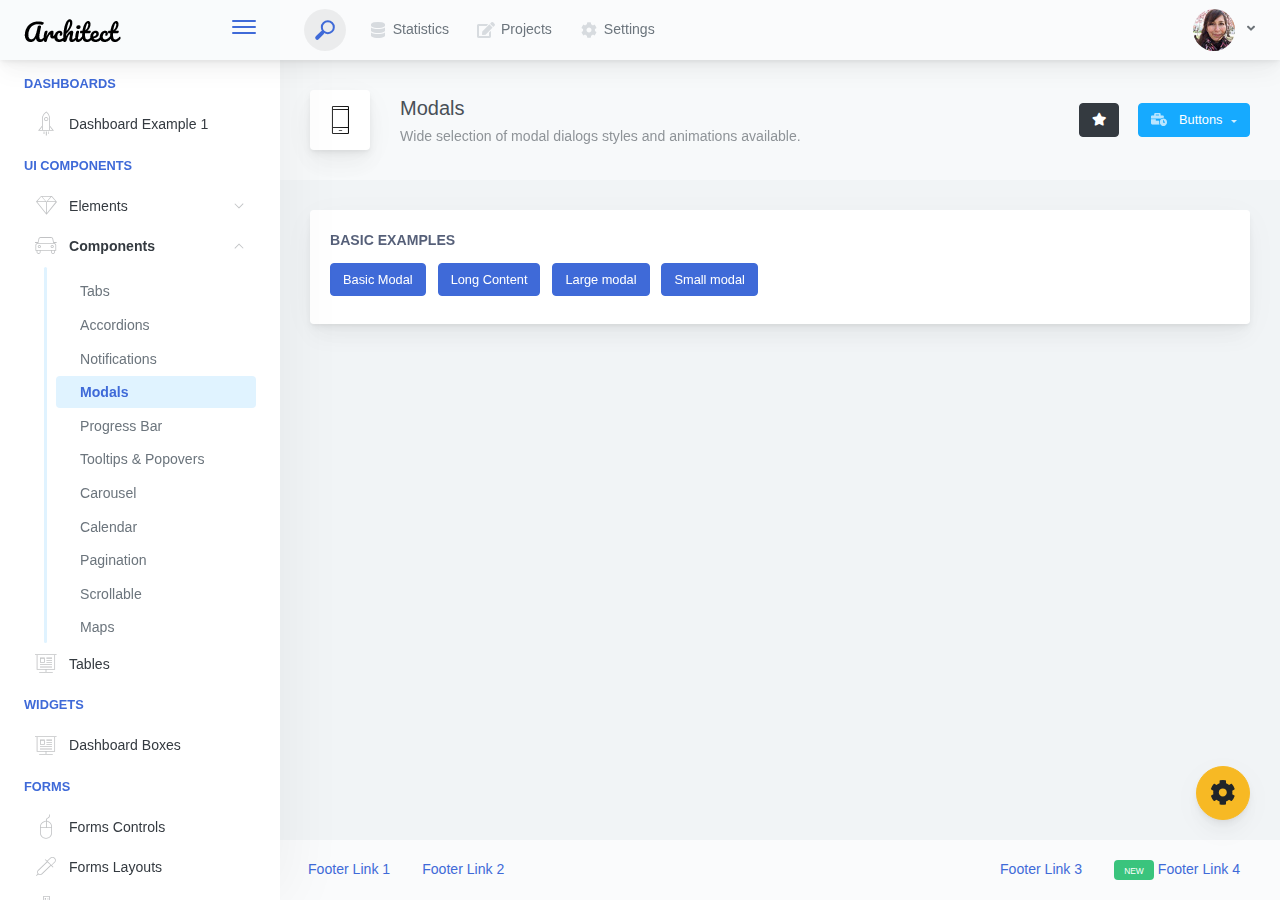
<file: INVESTIDOR/components-modals.html>
<!doctype html>
<html lang="en">

<head>
    <meta charset="utf-8">
    <meta http-equiv="X-UA-Compatible" content="IE=edge">
    <meta http-equiv="Content-Language" content="en">
    <meta http-equiv="Content-Type" content="text/html; charset=utf-8"/>
    <title>Modals - Wide selection of modal dialogs styles and animations available.</title>
    <meta name="viewport" content="width=device-width, initial-scale=1, maximum-scale=1, user-scalable=no, shrink-to-fit=no" />
    <meta name="description" content="Wide selection of modal dialogs styles and animations available.">
    <meta name="msapplication-tap-highlight" content="no">
    <!--
    =========================================================
    * ArchitectUI HTML Theme Dashboard - v1.0.0
    =========================================================
    * Product Page: https://dashboardpack.com
    * Copyright 2019 DashboardPack (https://dashboardpack.com)
    * Licensed under MIT (https://github.com/DashboardPack/architectui-html-theme-free/blob/master/LICENSE)
    =========================================================
    * The above copyright notice and this permission notice shall be included in all copies or substantial portions of the Software.
    -->
<link href="./main.css" rel="stylesheet"></head>
<body>
    <div class="app-container app-theme-white body-tabs-shadow fixed-sidebar fixed-header">
        <div class="app-header header-shadow">
            <div class="app-header__logo">
                <div class="logo-src"></div>
                <div class="header__pane ml-auto">
                    <div>
                        <button type="button" class="hamburger close-sidebar-btn hamburger--elastic" data-class="closed-sidebar">
                            <span class="hamburger-box">
                                <span class="hamburger-inner"></span>
                            </span>
                        </button>
                    </div>
                </div>
            </div>
            <div class="app-header__mobile-menu">
                <div>
                    <button type="button" class="hamburger hamburger--elastic mobile-toggle-nav">
                        <span class="hamburger-box">
                            <span class="hamburger-inner"></span>
                        </span>
                    </button>
                </div>
            </div>
            <div class="app-header__menu">
                <span>
                    <button type="button" class="btn-icon btn-icon-only btn btn-primary btn-sm mobile-toggle-header-nav">
                        <span class="btn-icon-wrapper">
                            <i class="fa fa-ellipsis-v fa-w-6"></i>
                        </span>
                    </button>
                </span>
            </div>    <div class="app-header__content">
                <div class="app-header-left">
                    <div class="search-wrapper">
                        <div class="input-holder">
                            <input type="text" class="search-input" placeholder="Type to search">
                            <button class="search-icon"><span></span></button>
                        </div>
                        <button class="close"></button>
                    </div>
                    <ul class="header-menu nav">
                        <li class="nav-item">
                            <a href="javascript:void(0);" class="nav-link">
                                <i class="nav-link-icon fa fa-database"> </i>
                                Statistics
                            </a>
                        </li>
                        <li class="btn-group nav-item">
                            <a href="javascript:void(0);" class="nav-link">
                                <i class="nav-link-icon fa fa-edit"></i>
                                Projects
                            </a>
                        </li>
                        <li class="dropdown nav-item">
                            <a href="javascript:void(0);" class="nav-link">
                                <i class="nav-link-icon fa fa-cog"></i>
                                Settings
                            </a>
                        </li>
                    </ul>        </div>
                <div class="app-header-right">
                    <div class="header-btn-lg pr-0">
                        <div class="widget-content p-0">
                            <div class="widget-content-wrapper">
                                <div class="widget-content-left">
                                    <div class="btn-group">
                                        <a data-toggle="dropdown" aria-haspopup="true" aria-expanded="false" class="p-0 btn">
                                            <img width="42" class="rounded-circle" src="assets/images/avatars/1.jpg" alt="">
                                            <i class="fa fa-angle-down ml-2 opacity-8"></i>
                                        </a>
                                        <div tabindex="-1" role="menu" aria-hidden="true" class="dropdown-menu dropdown-menu-right">
                                            <button type="button" tabindex="0" class="dropdown-item">User Account</button>
                                            <button type="button" tabindex="0" class="dropdown-item">Settings</button>
                                            <h6 tabindex="-1" class="dropdown-header">Header</h6>
                                            <button type="button" tabindex="0" class="dropdown-item">Actions</button>
                                            <div tabindex="-1" class="dropdown-divider"></div>
                                            <button type="button" tabindex="0" class="dropdown-item">Dividers</button>
                                        </div>
                                    </div>
                                </div>
                                <div class="widget-content-left  ml-3 header-user-info">
                                    <div class="widget-heading">
                                        Alina Mclourd
                                    </div>
                                    <div class="widget-subheading">
                                        VP People Manager
                                    </div>
                                </div>
                                <div class="widget-content-right header-user-info ml-3">
                                    <button type="button" class="btn-shadow p-1 btn btn-primary btn-sm show-toastr-example">
                                        <i class="fa text-white fa-calendar pr-1 pl-1"></i>
                                    </button>
                                </div>
                            </div>
                        </div>
                    </div>        </div>
            </div>
        </div>        <div class="ui-theme-settings">
            <button type="button" id="TooltipDemo" class="btn-open-options btn btn-warning">
                <i class="fa fa-cog fa-w-16 fa-spin fa-2x"></i>
            </button>
            <div class="theme-settings__inner">
                <div class="scrollbar-container">
                    <div class="theme-settings__options-wrapper">
                        <h3 class="themeoptions-heading">Layout Options
                        </h3>
                        <div class="p-3">
                            <ul class="list-group">
                                <li class="list-group-item">
                                    <div class="widget-content p-0">
                                        <div class="widget-content-wrapper">
                                            <div class="widget-content-left mr-3">
                                                <div class="switch has-switch switch-container-class" data-class="fixed-header">
                                                    <div class="switch-animate switch-on">
                                                        <input type="checkbox" checked data-toggle="toggle" data-onstyle="success">
                                                    </div>
                                                </div>
                                            </div>
                                            <div class="widget-content-left">
                                                <div class="widget-heading">Fixed Header
                                                </div>
                                                <div class="widget-subheading">Makes the header top fixed, always visible!
                                                </div>
                                            </div>
                                        </div>
                                    </div>
                                </li>
                                <li class="list-group-item">
                                    <div class="widget-content p-0">
                                        <div class="widget-content-wrapper">
                                            <div class="widget-content-left mr-3">
                                                <div class="switch has-switch switch-container-class" data-class="fixed-sidebar">
                                                    <div class="switch-animate switch-on">
                                                        <input type="checkbox" checked data-toggle="toggle" data-onstyle="success">
                                                    </div>
                                                </div>
                                            </div>
                                            <div class="widget-content-left">
                                                <div class="widget-heading">Fixed Sidebar
                                                </div>
                                                <div class="widget-subheading">Makes the sidebar left fixed, always visible!
                                                </div>
                                            </div>
                                        </div>
                                    </div>
                                </li>
                                <li class="list-group-item">
                                    <div class="widget-content p-0">
                                        <div class="widget-content-wrapper">
                                            <div class="widget-content-left mr-3">
                                                <div class="switch has-switch switch-container-class" data-class="fixed-footer">
                                                    <div class="switch-animate switch-off">
                                                        <input type="checkbox" data-toggle="toggle" data-onstyle="success">
                                                    </div>
                                                </div>
                                            </div>
                                            <div class="widget-content-left">
                                                <div class="widget-heading">Fixed Footer
                                                </div>
                                                <div class="widget-subheading">Makes the app footer bottom fixed, always visible!
                                                </div>
                                            </div>
                                        </div>
                                    </div>
                                </li>
                            </ul>
                        </div>
                        <h3 class="themeoptions-heading">
                            <div>
                                Header Options
                            </div>
                            <button type="button" class="btn-pill btn-shadow btn-wide ml-auto btn btn-focus btn-sm switch-header-cs-class" data-class="">
                                Restore Default
                            </button>
                        </h3>
                        <div class="p-3">
                            <ul class="list-group">
                                <li class="list-group-item">
                                    <h5 class="pb-2">Choose Color Scheme
                                    </h5>
                                    <div class="theme-settings-swatches">
                                        <div class="swatch-holder bg-primary switch-header-cs-class" data-class="bg-primary header-text-light">
                                        </div>
                                        <div class="swatch-holder bg-secondary switch-header-cs-class" data-class="bg-secondary header-text-light">
                                        </div>
                                        <div class="swatch-holder bg-success switch-header-cs-class" data-class="bg-success header-text-dark">
                                        </div>
                                        <div class="swatch-holder bg-info switch-header-cs-class" data-class="bg-info header-text-dark">
                                        </div>
                                        <div class="swatch-holder bg-warning switch-header-cs-class" data-class="bg-warning header-text-dark">
                                        </div>
                                        <div class="swatch-holder bg-danger switch-header-cs-class" data-class="bg-danger header-text-light">
                                        </div>
                                        <div class="swatch-holder bg-light switch-header-cs-class" data-class="bg-light header-text-dark">
                                        </div>
                                        <div class="swatch-holder bg-dark switch-header-cs-class" data-class="bg-dark header-text-light">
                                        </div>
                                        <div class="swatch-holder bg-focus switch-header-cs-class" data-class="bg-focus header-text-light">
                                        </div>
                                        <div class="swatch-holder bg-alternate switch-header-cs-class" data-class="bg-alternate header-text-light">
                                        </div>
                                        <div class="divider">
                                        </div>
                                        <div class="swatch-holder bg-vicious-stance switch-header-cs-class" data-class="bg-vicious-stance header-text-light">
                                        </div>
                                        <div class="swatch-holder bg-midnight-bloom switch-header-cs-class" data-class="bg-midnight-bloom header-text-light">
                                        </div>
                                        <div class="swatch-holder bg-night-sky switch-header-cs-class" data-class="bg-night-sky header-text-light">
                                        </div>
                                        <div class="swatch-holder bg-slick-carbon switch-header-cs-class" data-class="bg-slick-carbon header-text-light">
                                        </div>
                                        <div class="swatch-holder bg-asteroid switch-header-cs-class" data-class="bg-asteroid header-text-light">
                                        </div>
                                        <div class="swatch-holder bg-royal switch-header-cs-class" data-class="bg-royal header-text-light">
                                        </div>
                                        <div class="swatch-holder bg-warm-flame switch-header-cs-class" data-class="bg-warm-flame header-text-dark">
                                        </div>
                                        <div class="swatch-holder bg-night-fade switch-header-cs-class" data-class="bg-night-fade header-text-dark">
                                        </div>
                                        <div class="swatch-holder bg-sunny-morning switch-header-cs-class" data-class="bg-sunny-morning header-text-dark">
                                        </div>
                                        <div class="swatch-holder bg-tempting-azure switch-header-cs-class" data-class="bg-tempting-azure header-text-dark">
                                        </div>
                                        <div class="swatch-holder bg-amy-crisp switch-header-cs-class" data-class="bg-amy-crisp header-text-dark">
                                        </div>
                                        <div class="swatch-holder bg-heavy-rain switch-header-cs-class" data-class="bg-heavy-rain header-text-dark">
                                        </div>
                                        <div class="swatch-holder bg-mean-fruit switch-header-cs-class" data-class="bg-mean-fruit header-text-dark">
                                        </div>
                                        <div class="swatch-holder bg-malibu-beach switch-header-cs-class" data-class="bg-malibu-beach header-text-light">
                                        </div>
                                        <div class="swatch-holder bg-deep-blue switch-header-cs-class" data-class="bg-deep-blue header-text-dark">
                                        </div>
                                        <div class="swatch-holder bg-ripe-malin switch-header-cs-class" data-class="bg-ripe-malin header-text-light">
                                        </div>
                                        <div class="swatch-holder bg-arielle-smile switch-header-cs-class" data-class="bg-arielle-smile header-text-light">
                                        </div>
                                        <div class="swatch-holder bg-plum-plate switch-header-cs-class" data-class="bg-plum-plate header-text-light">
                                        </div>
                                        <div class="swatch-holder bg-happy-fisher switch-header-cs-class" data-class="bg-happy-fisher header-text-dark">
                                        </div>
                                        <div class="swatch-holder bg-happy-itmeo switch-header-cs-class" data-class="bg-happy-itmeo header-text-light">
                                        </div>
                                        <div class="swatch-holder bg-mixed-hopes switch-header-cs-class" data-class="bg-mixed-hopes header-text-light">
                                        </div>
                                        <div class="swatch-holder bg-strong-bliss switch-header-cs-class" data-class="bg-strong-bliss header-text-light">
                                        </div>
                                        <div class="swatch-holder bg-grow-early switch-header-cs-class" data-class="bg-grow-early header-text-light">
                                        </div>
                                        <div class="swatch-holder bg-love-kiss switch-header-cs-class" data-class="bg-love-kiss header-text-light">
                                        </div>
                                        <div class="swatch-holder bg-premium-dark switch-header-cs-class" data-class="bg-premium-dark header-text-light">
                                        </div>
                                        <div class="swatch-holder bg-happy-green switch-header-cs-class" data-class="bg-happy-green header-text-light">
                                        </div>
                                    </div>
                                </li>
                            </ul>
                        </div>
                        <h3 class="themeoptions-heading">
                            <div>Sidebar Options</div>
                            <button type="button" class="btn-pill btn-shadow btn-wide ml-auto btn btn-focus btn-sm switch-sidebar-cs-class" data-class="">
                                Restore Default
                            </button>
                        </h3>
                        <div class="p-3">
                            <ul class="list-group">
                                <li class="list-group-item">
                                    <h5 class="pb-2">Choose Color Scheme
                                    </h5>
                                    <div class="theme-settings-swatches">
                                        <div class="swatch-holder bg-primary switch-sidebar-cs-class" data-class="bg-primary sidebar-text-light">
                                        </div>
                                        <div class="swatch-holder bg-secondary switch-sidebar-cs-class" data-class="bg-secondary sidebar-text-light">
                                        </div>
                                        <div class="swatch-holder bg-success switch-sidebar-cs-class" data-class="bg-success sidebar-text-dark">
                                        </div>
                                        <div class="swatch-holder bg-info switch-sidebar-cs-class" data-class="bg-info sidebar-text-dark">
                                        </div>
                                        <div class="swatch-holder bg-warning switch-sidebar-cs-class" data-class="bg-warning sidebar-text-dark">
                                        </div>
                                        <div class="swatch-holder bg-danger switch-sidebar-cs-class" data-class="bg-danger sidebar-text-light">
                                        </div>
                                        <div class="swatch-holder bg-light switch-sidebar-cs-class" data-class="bg-light sidebar-text-dark">
                                        </div>
                                        <div class="swatch-holder bg-dark switch-sidebar-cs-class" data-class="bg-dark sidebar-text-light">
                                        </div>
                                        <div class="swatch-holder bg-focus switch-sidebar-cs-class" data-class="bg-focus sidebar-text-light">
                                        </div>
                                        <div class="swatch-holder bg-alternate switch-sidebar-cs-class" data-class="bg-alternate sidebar-text-light">
                                        </div>
                                        <div class="divider">
                                        </div>
                                        <div class="swatch-holder bg-vicious-stance switch-sidebar-cs-class" data-class="bg-vicious-stance sidebar-text-light">
                                        </div>
                                        <div class="swatch-holder bg-midnight-bloom switch-sidebar-cs-class" data-class="bg-midnight-bloom sidebar-text-light">
                                        </div>
                                        <div class="swatch-holder bg-night-sky switch-sidebar-cs-class" data-class="bg-night-sky sidebar-text-light">
                                        </div>
                                        <div class="swatch-holder bg-slick-carbon switch-sidebar-cs-class" data-class="bg-slick-carbon sidebar-text-light">
                                        </div>
                                        <div class="swatch-holder bg-asteroid switch-sidebar-cs-class" data-class="bg-asteroid sidebar-text-light">
                                        </div>
                                        <div class="swatch-holder bg-royal switch-sidebar-cs-class" data-class="bg-royal sidebar-text-light">
                                        </div>
                                        <div class="swatch-holder bg-warm-flame switch-sidebar-cs-class" data-class="bg-warm-flame sidebar-text-dark">
                                        </div>
                                        <div class="swatch-holder bg-night-fade switch-sidebar-cs-class" data-class="bg-night-fade sidebar-text-dark">
                                        </div>
                                        <div class="swatch-holder bg-sunny-morning switch-sidebar-cs-class" data-class="bg-sunny-morning sidebar-text-dark">
                                        </div>
                                        <div class="swatch-holder bg-tempting-azure switch-sidebar-cs-class" data-class="bg-tempting-azure sidebar-text-dark">
                                        </div>
                                        <div class="swatch-holder bg-amy-crisp switch-sidebar-cs-class" data-class="bg-amy-crisp sidebar-text-dark">
                                        </div>
                                        <div class="swatch-holder bg-heavy-rain switch-sidebar-cs-class" data-class="bg-heavy-rain sidebar-text-dark">
                                        </div>
                                        <div class="swatch-holder bg-mean-fruit switch-sidebar-cs-class" data-class="bg-mean-fruit sidebar-text-dark">
                                        </div>
                                        <div class="swatch-holder bg-malibu-beach switch-sidebar-cs-class" data-class="bg-malibu-beach sidebar-text-light">
                                        </div>
                                        <div class="swatch-holder bg-deep-blue switch-sidebar-cs-class" data-class="bg-deep-blue sidebar-text-dark">
                                        </div>
                                        <div class="swatch-holder bg-ripe-malin switch-sidebar-cs-class" data-class="bg-ripe-malin sidebar-text-light">
                                        </div>
                                        <div class="swatch-holder bg-arielle-smile switch-sidebar-cs-class" data-class="bg-arielle-smile sidebar-text-light">
                                        </div>
                                        <div class="swatch-holder bg-plum-plate switch-sidebar-cs-class" data-class="bg-plum-plate sidebar-text-light">
                                        </div>
                                        <div class="swatch-holder bg-happy-fisher switch-sidebar-cs-class" data-class="bg-happy-fisher sidebar-text-dark">
                                        </div>
                                        <div class="swatch-holder bg-happy-itmeo switch-sidebar-cs-class" data-class="bg-happy-itmeo sidebar-text-light">
                                        </div>
                                        <div class="swatch-holder bg-mixed-hopes switch-sidebar-cs-class" data-class="bg-mixed-hopes sidebar-text-light">
                                        </div>
                                        <div class="swatch-holder bg-strong-bliss switch-sidebar-cs-class" data-class="bg-strong-bliss sidebar-text-light">
                                        </div>
                                        <div class="swatch-holder bg-grow-early switch-sidebar-cs-class" data-class="bg-grow-early sidebar-text-light">
                                        </div>
                                        <div class="swatch-holder bg-love-kiss switch-sidebar-cs-class" data-class="bg-love-kiss sidebar-text-light">
                                        </div>
                                        <div class="swatch-holder bg-premium-dark switch-sidebar-cs-class" data-class="bg-premium-dark sidebar-text-light">
                                        </div>
                                        <div class="swatch-holder bg-happy-green switch-sidebar-cs-class" data-class="bg-happy-green sidebar-text-light">
                                        </div>
                                    </div>
                                </li>
                            </ul>
                        </div>
                        <h3 class="themeoptions-heading">
                            <div>Main Content Options</div>
                            <button type="button" class="btn-pill btn-shadow btn-wide ml-auto active btn btn-focus btn-sm">Restore Default
                            </button>
                        </h3>
                        <div class="p-3">
                            <ul class="list-group">
                                <li class="list-group-item">
                                    <h5 class="pb-2">Page Section Tabs
                                    </h5>
                                    <div class="theme-settings-swatches">
                                        <div role="group" class="mt-2 btn-group">
                                            <button type="button" class="btn-wide btn-shadow btn-primary btn btn-secondary switch-theme-class" data-class="body-tabs-line">
                                                Line
                                            </button>
                                            <button type="button" class="btn-wide btn-shadow btn-primary active btn btn-secondary switch-theme-class" data-class="body-tabs-shadow">
                                                Shadow
                                            </button>
                                        </div>
                                    </div>
                                </li>
                            </ul>
                        </div>
                    </div>
                </div>
            </div>
        </div>        <div class="app-main">
                <div class="app-sidebar sidebar-shadow">
                    <div class="app-header__logo">
                        <div class="logo-src"></div>
                        <div class="header__pane ml-auto">
                            <div>
                                <button type="button" class="hamburger close-sidebar-btn hamburger--elastic" data-class="closed-sidebar">
                                    <span class="hamburger-box">
                                        <span class="hamburger-inner"></span>
                                    </span>
                                </button>
                            </div>
                        </div>
                    </div>
                    <div class="app-header__mobile-menu">
                        <div>
                            <button type="button" class="hamburger hamburger--elastic mobile-toggle-nav">
                                <span class="hamburger-box">
                                    <span class="hamburger-inner"></span>
                                </span>
                            </button>
                        </div>
                    </div>
                    <div class="app-header__menu">
                        <span>
                            <button type="button" class="btn-icon btn-icon-only btn btn-primary btn-sm mobile-toggle-header-nav">
                                <span class="btn-icon-wrapper">
                                    <i class="fa fa-ellipsis-v fa-w-6"></i>
                                </span>
                            </button>
                        </span>
                    </div>    <div class="scrollbar-sidebar">
                        <div class="app-sidebar__inner">
                            <ul class="vertical-nav-menu">
                                <li class="app-sidebar__heading">Dashboards</li>
                                <li>
                                    <a href="index.html">
                                        <i class="metismenu-icon pe-7s-rocket"></i>
                                        Dashboard Example 1
                                    </a>
                                </li>
                                <li class="app-sidebar__heading">UI Components</li>
                                <li
                                    
                                    
                                    
                                    
                                    
                                    
                                    
                                    
                                >
                                    <a href="#">
                                        <i class="metismenu-icon pe-7s-diamond"></i>
                                        Elements
                                        <i class="metismenu-state-icon pe-7s-angle-down caret-left"></i>
                                    </a>
                                    <ul
                                        
                                        
                                        
                                        
                                        
                                        
                                        
                                        
                                    >
                                        <li>
                                            <a href="elements-buttons-standard.html">
                                                <i class="metismenu-icon"></i>
                                                Buttons
                                            </a>
                                        </li>
                                        <li>
                                            <a href="elements-dropdowns.html">
                                                <i class="metismenu-icon">
                                                </i>Dropdowns
                                            </a>
                                        </li>
                                        <li>
                                            <a href="elements-icons.html">
                                                <i class="metismenu-icon">
                                                </i>Icons
                                            </a>
                                        </li>
                                        <li>
                                            <a href="elements-badges-labels.html">
                                                <i class="metismenu-icon">
                                                </i>Badges
                                            </a>
                                        </li>
                                        <li>
                                            <a href="elements-cards.html">
                                                <i class="metismenu-icon">
                                                </i>Cards
                                            </a>
                                        </li>
                                        <li>
                                            <a href="elements-list-group.html">
                                                <i class="metismenu-icon">
                                                </i>List Groups
                                            </a>
                                        </li>
                                        <li>
                                            <a href="elements-navigation.html">
                                                <i class="metismenu-icon">
                                                </i>Navigation Menus
                                            </a>
                                        </li>
                                        <li>
                                            <a href="elements-utilities.html">
                                                <i class="metismenu-icon">
                                                </i>Utilities
                                            </a>
                                        </li>
                                    </ul>
                                </li>
                                <li
                                    
                                    
                                    
                                     class="mm-active"
                                    
                                    
                                    
                                    
                                    
                                    
                                    
                                >
                                    <a href="#">
                                        <i class="metismenu-icon pe-7s-car"></i>
                                        Components
                                        <i class="metismenu-state-icon pe-7s-angle-down caret-left"></i>
                                    </a>
                                    <ul
                                        
                                        
                                        
                                         class="mm-show"
                                        
                                        
                                        
                                        
                                        
                                        
                                        
                                    >
                                        <li>
                                            <a href="components-tabs.html">
                                                <i class="metismenu-icon">
                                                </i>Tabs
                                            </a>
                                        </li>
                                        <li>
                                            <a href="components-accordions.html">
                                                <i class="metismenu-icon">
                                                </i>Accordions
                                            </a>
                                        </li>
                                        <li>
                                            <a href="components-notifications.html">
                                                <i class="metismenu-icon">
                                                </i>Notifications
                                            </a>
                                        </li>
                                        <li>
                                            <a href="components-modals.html" class="mm-active">
                                                <i class="metismenu-icon">
                                                </i>Modals
                                            </a>
                                        </li>
                                        <li>
                                            <a href="components-progress-bar.html">
                                                <i class="metismenu-icon">
                                                </i>Progress Bar
                                            </a>
                                        </li>
                                        <li>
                                            <a href="components-tooltips-popovers.html">
                                                <i class="metismenu-icon">
                                                </i>Tooltips &amp; Popovers
                                            </a>
                                        </li>
                                        <li>
                                            <a href="components-carousel.html">
                                                <i class="metismenu-icon">
                                                </i>Carousel
                                            </a>
                                        </li>
                                        <li>
                                            <a href="components-calendar.html">
                                                <i class="metismenu-icon">
                                                </i>Calendar
                                            </a>
                                        </li>
                                        <li>
                                            <a href="components-pagination.html">
                                                <i class="metismenu-icon">
                                                </i>Pagination
                                            </a>
                                        </li>
                                        <li>
                                            <a href="components-scrollable-elements.html">
                                                <i class="metismenu-icon">
                                                </i>Scrollable
                                            </a>
                                        </li>
                                        <li>
                                            <a href="components-maps.html">
                                                <i class="metismenu-icon">
                                                </i>Maps
                                            </a>
                                        </li>
                                    </ul>
                                </li>
                                <li  >
                                    <a href="tables-regular.html">
                                        <i class="metismenu-icon pe-7s-display2"></i>
                                        Tables
                                    </a>
                                </li>
                                <li class="app-sidebar__heading">Widgets</li>
                                <li>
                                    <a href="dashboard-boxes.html">
                                        <i class="metismenu-icon pe-7s-display2"></i>
                                        Dashboard Boxes
                                    </a>
                                </li>
                                <li class="app-sidebar__heading">Forms</li>
                                <li>
                                    <a href="forms-controls.html">
                                        <i class="metismenu-icon pe-7s-mouse">
                                        </i>Forms Controls
                                    </a>
                                </li>
                                <li>
                                    <a href="forms-layouts.html">
                                        <i class="metismenu-icon pe-7s-eyedropper">
                                        </i>Forms Layouts
                                    </a>
                                </li>
                                <li>
                                    <a href="forms-validation.html">
                                        <i class="metismenu-icon pe-7s-pendrive">
                                        </i>Forms Validation
                                    </a>
                                </li>
                                <li class="app-sidebar__heading">Charts</li>
                                <li>
                                    <a href="charts-chartjs.html">
                                        <i class="metismenu-icon pe-7s-graph2">
                                        </i>ChartJS
                                    </a>
                                </li>
                                <li class="app-sidebar__heading">PRO Version</li>
                                <li>
                                    <a href="https://dashboardpack.com/theme-details/architectui-dashboard-html-pro/" target="_blank">
                                        <i class="metismenu-icon pe-7s-graph2">
                                        </i>
                                        Upgrade to PRO
                                    </a>
                                </li>
                            </ul>
                        </div>
                    </div>
                </div>    <div class="app-main__outer">
                    <div class="app-main__inner">
                        <div class="app-page-title">
                            <div class="page-title-wrapper">
                                <div class="page-title-heading">
                                    <div class="page-title-icon">
                                        <i class="pe-7s-phone icon-gradient bg-premium-dark">
                                        </i>
                                    </div>
                                    <div>Modals
                                        <div class="page-title-subheading">Wide selection of modal dialogs styles and animations available.
                                        </div>
                                    </div>
                                </div>
                                <div class="page-title-actions">
                                    <button type="button" data-toggle="tooltip" title="Example Tooltip" data-placement="bottom" class="btn-shadow mr-3 btn btn-dark">
                                        <i class="fa fa-star"></i>
                                    </button>
                                    <div class="d-inline-block dropdown">
                                        <button type="button" data-toggle="dropdown" aria-haspopup="true" aria-expanded="false" class="btn-shadow dropdown-toggle btn btn-info">
                                            <span class="btn-icon-wrapper pr-2 opacity-7">
                                                <i class="fa fa-business-time fa-w-20"></i>
                                            </span>
                                            Buttons
                                        </button>
                                        <div tabindex="-1" role="menu" aria-hidden="true" class="dropdown-menu dropdown-menu-right">
                                            <ul class="nav flex-column">
                                                <li class="nav-item">
                                                    <a href="javascript:void(0);" class="nav-link">
                                                        <i class="nav-link-icon lnr-inbox"></i>
                                                        <span>
                                                            Inbox
                                                        </span>
                                                        <div class="ml-auto badge badge-pill badge-secondary">86</div>
                                                    </a>
                                                </li>
                                                <li class="nav-item">
                                                    <a href="javascript:void(0);" class="nav-link">
                                                        <i class="nav-link-icon lnr-book"></i>
                                                        <span>
                                                            Book
                                                        </span>
                                                        <div class="ml-auto badge badge-pill badge-danger">5</div>
                                                    </a>
                                                </li>
                                                <li class="nav-item">
                                                    <a href="javascript:void(0);" class="nav-link">
                                                        <i class="nav-link-icon lnr-picture"></i>
                                                        <span>
                                                            Picture
                                                        </span>
                                                    </a>
                                                </li>
                                                <li class="nav-item">
                                                    <a disabled href="javascript:void(0);" class="nav-link disabled">
                                                        <i class="nav-link-icon lnr-file-empty"></i>
                                                        <span>
                                                            File Disabled
                                                        </span>
                                                    </a>
                                                </li>
                                            </ul>
                                        </div>
                                    </div>
                                </div>    </div>
                        </div>            <div class="row">
                            <div class="col-md-12">
                                <div class="main-card mb-3 card">
                                    <div class="card-body">
                                        <div class="card-title">Basic Examples</div>
                                        <!-- Button trigger modal -->
                                        <button type="button" class="btn mr-2 mb-2 btn-primary" data-toggle="modal" data-target="#exampleModal">
                                            Basic Modal
                                        </button>
                                        <!-- Button trigger modal -->
                                        <button type="button" class="btn mr-2 mb-2 btn-primary" data-toggle="modal" data-target="#exampleModalLong">
                                            Long Content
                                        </button>
                                        <button type="button" class="btn mr-2 mb-2 btn-primary" data-toggle="modal" data-target=".bd-example-modal-lg">Large modal</button>
                                        <button type="button" class="btn mr-2 mb-2 btn-primary" data-toggle="modal" data-target=".bd-example-modal-sm">Small modal</button>
                                    </div>
                                </div>
                            </div>
                        </div>
                    </div>
                    <div class="app-wrapper-footer">
                        <div class="app-footer">
                            <div class="app-footer__inner">
                                <div class="app-footer-left">
                                    <ul class="nav">
                                        <li class="nav-item">
                                            <a href="javascript:void(0);" class="nav-link">
                                                Footer Link 1
                                            </a>
                                        </li>
                                        <li class="nav-item">
                                            <a href="javascript:void(0);" class="nav-link">
                                                Footer Link 2
                                            </a>
                                        </li>
                                    </ul>
                                </div>
                                <div class="app-footer-right">
                                    <ul class="nav">
                                        <li class="nav-item">
                                            <a href="javascript:void(0);" class="nav-link">
                                                Footer Link 3
                                            </a>
                                        </li>
                                        <li class="nav-item">
                                            <a href="javascript:void(0);" class="nav-link">
                                                <div class="badge badge-success mr-1 ml-0">
                                                    <small>NEW</small>
                                                </div>
                                                Footer Link 4
                                            </a>
                                        </li>
                                    </ul>
                                </div>
                            </div>
                        </div>
                    </div>    </div>
        </div>
    </div>
<script type="text/javascript" src="./assets/scripts/main.js"></script></body>
</html>


<!-- Large modal -->

<div class="modal fade bd-example-modal-lg" tabindex="-1" role="dialog" aria-labelledby="myLargeModalLabel" aria-hidden="true">
    <div class="modal-dialog modal-lg">
        <div class="modal-content">
            <div class="modal-header">
                <h5 class="modal-title" id="exampleModalLongTitle">Modal title</h5>
                <button type="button" class="close" data-dismiss="modal" aria-label="Close">
                    <span aria-hidden="true">&times;</span>
                </button>
            </div>
            <div class="modal-body">
                <p>Cras mattis consectetur purus sit amet fermentum. Cras justo odio, dapibus ac facilisis in, egestas eget quam. Morbi leo risus, porta ac consectetur ac, vestibulum at eros.</p>
                <p>Praesent commodo cursus magna, vel scelerisque nisl consectetur et. Vivamus sagittis lacus vel augue laoreet rutrum faucibus dolor auctor.</p>
            </div>
            <div class="modal-footer">
                <button type="button" class="btn btn-secondary" data-dismiss="modal">Close</button>
                <button type="button" class="btn btn-primary">Save changes</button>
            </div>
        </div>
    </div>
</div>

<!-- Small modal -->

<div class="modal fade bd-example-modal-sm" tabindex="-1" role="dialog" aria-labelledby="mySmallModalLabel" aria-hidden="true">
    <div class="modal-dialog modal-sm">
        <div class="modal-content">
            <div class="modal-header">
                <h5 class="modal-title" id="exampleModalLongTitle">Modal title</h5>
                <button type="button" class="close" data-dismiss="modal" aria-label="Close">
                    <span aria-hidden="true">&times;</span>
                </button>
            </div>
            <div class="modal-body">
                <p>Praesent commodo cursus magna, vel scelerisque nisl consectetur et. Vivamus sagittis lacus vel augue laoreet rutrum faucibus dolor auctor.</p>
            </div>
            <div class="modal-footer">
                <button type="button" class="btn btn-secondary" data-dismiss="modal">Close</button>
                <button type="button" class="btn btn-primary">Save changes</button>
            </div>
        </div>
    </div>
</div>

<!-- Modal -->
<div class="modal fade" id="exampleModalLong" tabindex="-1" role="dialog" aria-labelledby="exampleModalLongTitle" aria-hidden="true">
    <div class="modal-dialog" role="document">
        <div class="modal-content">
            <div class="modal-header">
                <h5 class="modal-title" id="exampleModalLongTitle">Modal title</h5>
                <button type="button" class="close" data-dismiss="modal" aria-label="Close">
                    <span aria-hidden="true">&times;</span>
                </button>
            </div>
            <div class="modal-body">
                <p>Cras mattis consectetur purus sit amet fermentum. Cras justo odio, dapibus ac facilisis in, egestas eget quam. Morbi leo risus, porta ac consectetur ac, vestibulum at eros.</p>
                <p>Praesent commodo cursus magna, vel scelerisque nisl consectetur et. Vivamus sagittis lacus vel augue laoreet rutrum faucibus dolor auctor.</p>
                <p>Aenean lacinia bibendum nulla sed consectetur. Praesent commodo cursus magna, vel scelerisque nisl consectetur et. Donec sed odio dui. Donec ullamcorper nulla non metus auctor fringilla.</p>
                <p>Cras mattis consectetur purus sit amet fermentum. Cras justo odio, dapibus ac facilisis in, egestas eget quam. Morbi leo risus, porta ac consectetur ac, vestibulum at eros.</p>
                <p>Praesent commodo cursus magna, vel scelerisque nisl consectetur et. Vivamus sagittis lacus vel augue laoreet rutrum faucibus dolor auctor.</p>
                <p>Aenean lacinia bibendum nulla sed consectetur. Praesent commodo cursus magna, vel scelerisque nisl consectetur et. Donec sed odio dui. Donec ullamcorper nulla non metus auctor fringilla.</p>
                <p>Cras mattis consectetur purus sit amet fermentum. Cras justo odio, dapibus ac facilisis in, egestas eget quam. Morbi leo risus, porta ac consectetur ac, vestibulum at eros.</p>
                <p>Praesent commodo cursus magna, vel scelerisque nisl consectetur et. Vivamus sagittis lacus vel augue laoreet rutrum faucibus dolor auctor.</p>
                <p>Aenean lacinia bibendum nulla sed consectetur. Praesent commodo cursus magna, vel scelerisque nisl consectetur et. Donec sed odio dui. Donec ullamcorper nulla non metus auctor fringilla.</p>
                <p>Cras mattis consectetur purus sit amet fermentum. Cras justo odio, dapibus ac facilisis in, egestas eget quam. Morbi leo risus, porta ac consectetur ac, vestibulum at eros.</p>
                <p>Praesent commodo cursus magna, vel scelerisque nisl consectetur et. Vivamus sagittis lacus vel augue laoreet rutrum faucibus dolor auctor.</p>
                <p>Aenean lacinia bibendum nulla sed consectetur. Praesent commodo cursus magna, vel scelerisque nisl consectetur et. Donec sed odio dui. Donec ullamcorper nulla non metus auctor fringilla.</p>
                <p>Cras mattis consectetur purus sit amet fermentum. Cras justo odio, dapibus ac facilisis in, egestas eget quam. Morbi leo risus, porta ac consectetur ac, vestibulum at eros.</p>
                <p>Praesent commodo cursus magna, vel scelerisque nisl consectetur et. Vivamus sagittis lacus vel augue laoreet rutrum faucibus dolor auctor.</p>
                <p>Aenean lacinia bibendum nulla sed consectetur. Praesent commodo cursus magna, vel scelerisque nisl consectetur et. Donec sed odio dui. Donec ullamcorper nulla non metus auctor fringilla.</p>
                <p>Cras mattis consectetur purus sit amet fermentum. Cras justo odio, dapibus ac facilisis in, egestas eget quam. Morbi leo risus, porta ac consectetur ac, vestibulum at eros.</p>
                <p>Praesent commodo cursus magna, vel scelerisque nisl consectetur et. Vivamus sagittis lacus vel augue laoreet rutrum faucibus dolor auctor.</p>
                <p>Aenean lacinia bibendum nulla sed consectetur. Praesent commodo cursus magna, vel scelerisque nisl consectetur et. Donec sed odio dui. Donec ullamcorper nulla non metus auctor fringilla.</p>
            </div>
            <div class="modal-footer">
                <button type="button" class="btn btn-secondary" data-dismiss="modal">Close</button>
                <button type="button" class="btn btn-primary">Save changes</button>
            </div>
        </div>
    </div>
</div>
<!-- Modal -->
<div class="modal fade" id="exampleModal" tabindex="-1" role="dialog" aria-labelledby="exampleModalLabel" aria-hidden="true">
    <div class="modal-dialog" role="document">
        <div class="modal-content">
            <div class="modal-header">
                <h5 class="modal-title" id="exampleModalLabel">Modal title</h5>
                <button type="button" class="close" data-dismiss="modal" aria-label="Close">
                    <span aria-hidden="true">&times;</span>
                </button>
            </div>
            <div class="modal-body">
                <p class="mb-0">Lorem Ipsum has been the industry's standard dummy text ever since the 1500s, when an unknown printer took a galley of type and scrambled.</p>
            </div>
            <div class="modal-footer">
                <button type="button" class="btn btn-secondary" data-dismiss="modal">Close</button>
                <button type="button" class="btn btn-primary">Save changes</button>
            </div>
        </div>
    </div>
</div>
</file>
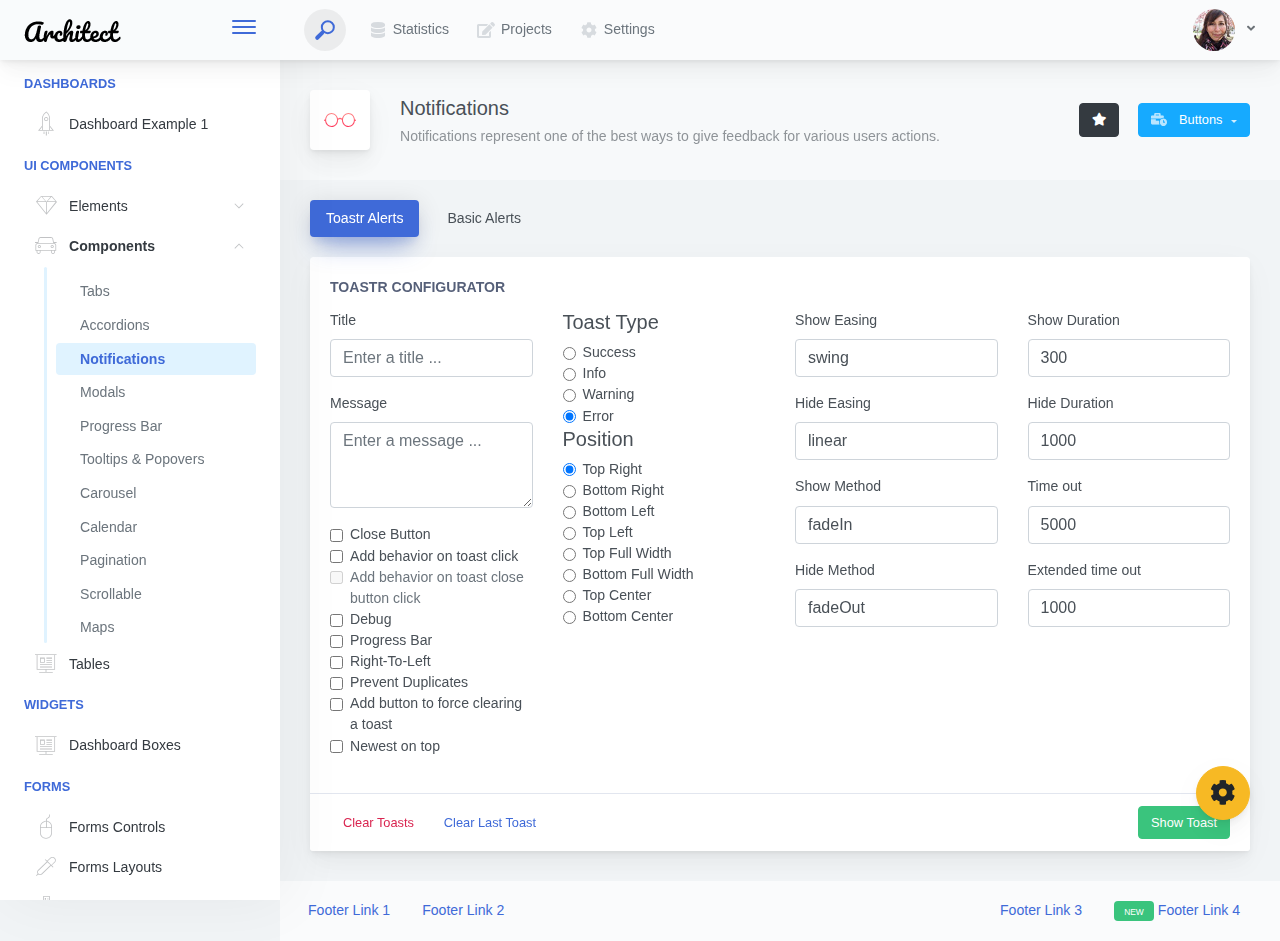
<file: INVESTIDOR/components-notifications.html>
<!doctype html>
<html lang="en">

<head>
    <meta charset="utf-8">
    <meta http-equiv="X-UA-Compatible" content="IE=edge">
    <meta http-equiv="Content-Language" content="en">
    <meta http-equiv="Content-Type" content="text/html; charset=utf-8"/>
    <title>Notifications - Notifications represent one of the best ways to give feedback for various users actions.</title>
    <meta name="viewport" content="width=device-width, initial-scale=1, maximum-scale=1, user-scalable=no, shrink-to-fit=no" />
    <meta name="description" content="Notifications represent one of the best ways to give feedback for various users actions.">
    <meta name="msapplication-tap-highlight" content="no">
    <!--
    =========================================================
    * ArchitectUI HTML Theme Dashboard - v1.0.0
    =========================================================
    * Product Page: https://dashboardpack.com
    * Copyright 2019 DashboardPack (https://dashboardpack.com)
    * Licensed under MIT (https://github.com/DashboardPack/architectui-html-theme-free/blob/master/LICENSE)
    =========================================================
    * The above copyright notice and this permission notice shall be included in all copies or substantial portions of the Software.
    -->
<link href="./main.css" rel="stylesheet"></head>
<body>
    <div class="app-container app-theme-white body-tabs-shadow fixed-sidebar fixed-header">
        <div class="app-header header-shadow">
            <div class="app-header__logo">
                <div class="logo-src"></div>
                <div class="header__pane ml-auto">
                    <div>
                        <button type="button" class="hamburger close-sidebar-btn hamburger--elastic" data-class="closed-sidebar">
                            <span class="hamburger-box">
                                <span class="hamburger-inner"></span>
                            </span>
                        </button>
                    </div>
                </div>
            </div>
            <div class="app-header__mobile-menu">
                <div>
                    <button type="button" class="hamburger hamburger--elastic mobile-toggle-nav">
                        <span class="hamburger-box">
                            <span class="hamburger-inner"></span>
                        </span>
                    </button>
                </div>
            </div>
            <div class="app-header__menu">
                <span>
                    <button type="button" class="btn-icon btn-icon-only btn btn-primary btn-sm mobile-toggle-header-nav">
                        <span class="btn-icon-wrapper">
                            <i class="fa fa-ellipsis-v fa-w-6"></i>
                        </span>
                    </button>
                </span>
            </div>    <div class="app-header__content">
                <div class="app-header-left">
                    <div class="search-wrapper">
                        <div class="input-holder">
                            <input type="text" class="search-input" placeholder="Type to search">
                            <button class="search-icon"><span></span></button>
                        </div>
                        <button class="close"></button>
                    </div>
                    <ul class="header-menu nav">
                        <li class="nav-item">
                            <a href="javascript:void(0);" class="nav-link">
                                <i class="nav-link-icon fa fa-database"> </i>
                                Statistics
                            </a>
                        </li>
                        <li class="btn-group nav-item">
                            <a href="javascript:void(0);" class="nav-link">
                                <i class="nav-link-icon fa fa-edit"></i>
                                Projects
                            </a>
                        </li>
                        <li class="dropdown nav-item">
                            <a href="javascript:void(0);" class="nav-link">
                                <i class="nav-link-icon fa fa-cog"></i>
                                Settings
                            </a>
                        </li>
                    </ul>        </div>
                <div class="app-header-right">
                    <div class="header-btn-lg pr-0">
                        <div class="widget-content p-0">
                            <div class="widget-content-wrapper">
                                <div class="widget-content-left">
                                    <div class="btn-group">
                                        <a data-toggle="dropdown" aria-haspopup="true" aria-expanded="false" class="p-0 btn">
                                            <img width="42" class="rounded-circle" src="assets/images/avatars/1.jpg" alt="">
                                            <i class="fa fa-angle-down ml-2 opacity-8"></i>
                                        </a>
                                        <div tabindex="-1" role="menu" aria-hidden="true" class="dropdown-menu dropdown-menu-right">
                                            <button type="button" tabindex="0" class="dropdown-item">User Account</button>
                                            <button type="button" tabindex="0" class="dropdown-item">Settings</button>
                                            <h6 tabindex="-1" class="dropdown-header">Header</h6>
                                            <button type="button" tabindex="0" class="dropdown-item">Actions</button>
                                            <div tabindex="-1" class="dropdown-divider"></div>
                                            <button type="button" tabindex="0" class="dropdown-item">Dividers</button>
                                        </div>
                                    </div>
                                </div>
                                <div class="widget-content-left  ml-3 header-user-info">
                                    <div class="widget-heading">
                                        Alina Mclourd
                                    </div>
                                    <div class="widget-subheading">
                                        VP People Manager
                                    </div>
                                </div>
                                <div class="widget-content-right header-user-info ml-3">
                                    <button type="button" class="btn-shadow p-1 btn btn-primary btn-sm show-toastr-example">
                                        <i class="fa text-white fa-calendar pr-1 pl-1"></i>
                                    </button>
                                </div>
                            </div>
                        </div>
                    </div>        </div>
            </div>
        </div>        <div class="ui-theme-settings">
            <button type="button" id="TooltipDemo" class="btn-open-options btn btn-warning">
                <i class="fa fa-cog fa-w-16 fa-spin fa-2x"></i>
            </button>
            <div class="theme-settings__inner">
                <div class="scrollbar-container">
                    <div class="theme-settings__options-wrapper">
                        <h3 class="themeoptions-heading">Layout Options
                        </h3>
                        <div class="p-3">
                            <ul class="list-group">
                                <li class="list-group-item">
                                    <div class="widget-content p-0">
                                        <div class="widget-content-wrapper">
                                            <div class="widget-content-left mr-3">
                                                <div class="switch has-switch switch-container-class" data-class="fixed-header">
                                                    <div class="switch-animate switch-on">
                                                        <input type="checkbox" checked data-toggle="toggle" data-onstyle="success">
                                                    </div>
                                                </div>
                                            </div>
                                            <div class="widget-content-left">
                                                <div class="widget-heading">Fixed Header
                                                </div>
                                                <div class="widget-subheading">Makes the header top fixed, always visible!
                                                </div>
                                            </div>
                                        </div>
                                    </div>
                                </li>
                                <li class="list-group-item">
                                    <div class="widget-content p-0">
                                        <div class="widget-content-wrapper">
                                            <div class="widget-content-left mr-3">
                                                <div class="switch has-switch switch-container-class" data-class="fixed-sidebar">
                                                    <div class="switch-animate switch-on">
                                                        <input type="checkbox" checked data-toggle="toggle" data-onstyle="success">
                                                    </div>
                                                </div>
                                            </div>
                                            <div class="widget-content-left">
                                                <div class="widget-heading">Fixed Sidebar
                                                </div>
                                                <div class="widget-subheading">Makes the sidebar left fixed, always visible!
                                                </div>
                                            </div>
                                        </div>
                                    </div>
                                </li>
                                <li class="list-group-item">
                                    <div class="widget-content p-0">
                                        <div class="widget-content-wrapper">
                                            <div class="widget-content-left mr-3">
                                                <div class="switch has-switch switch-container-class" data-class="fixed-footer">
                                                    <div class="switch-animate switch-off">
                                                        <input type="checkbox" data-toggle="toggle" data-onstyle="success">
                                                    </div>
                                                </div>
                                            </div>
                                            <div class="widget-content-left">
                                                <div class="widget-heading">Fixed Footer
                                                </div>
                                                <div class="widget-subheading">Makes the app footer bottom fixed, always visible!
                                                </div>
                                            </div>
                                        </div>
                                    </div>
                                </li>
                            </ul>
                        </div>
                        <h3 class="themeoptions-heading">
                            <div>
                                Header Options
                            </div>
                            <button type="button" class="btn-pill btn-shadow btn-wide ml-auto btn btn-focus btn-sm switch-header-cs-class" data-class="">
                                Restore Default
                            </button>
                        </h3>
                        <div class="p-3">
                            <ul class="list-group">
                                <li class="list-group-item">
                                    <h5 class="pb-2">Choose Color Scheme
                                    </h5>
                                    <div class="theme-settings-swatches">
                                        <div class="swatch-holder bg-primary switch-header-cs-class" data-class="bg-primary header-text-light">
                                        </div>
                                        <div class="swatch-holder bg-secondary switch-header-cs-class" data-class="bg-secondary header-text-light">
                                        </div>
                                        <div class="swatch-holder bg-success switch-header-cs-class" data-class="bg-success header-text-dark">
                                        </div>
                                        <div class="swatch-holder bg-info switch-header-cs-class" data-class="bg-info header-text-dark">
                                        </div>
                                        <div class="swatch-holder bg-warning switch-header-cs-class" data-class="bg-warning header-text-dark">
                                        </div>
                                        <div class="swatch-holder bg-danger switch-header-cs-class" data-class="bg-danger header-text-light">
                                        </div>
                                        <div class="swatch-holder bg-light switch-header-cs-class" data-class="bg-light header-text-dark">
                                        </div>
                                        <div class="swatch-holder bg-dark switch-header-cs-class" data-class="bg-dark header-text-light">
                                        </div>
                                        <div class="swatch-holder bg-focus switch-header-cs-class" data-class="bg-focus header-text-light">
                                        </div>
                                        <div class="swatch-holder bg-alternate switch-header-cs-class" data-class="bg-alternate header-text-light">
                                        </div>
                                        <div class="divider">
                                        </div>
                                        <div class="swatch-holder bg-vicious-stance switch-header-cs-class" data-class="bg-vicious-stance header-text-light">
                                        </div>
                                        <div class="swatch-holder bg-midnight-bloom switch-header-cs-class" data-class="bg-midnight-bloom header-text-light">
                                        </div>
                                        <div class="swatch-holder bg-night-sky switch-header-cs-class" data-class="bg-night-sky header-text-light">
                                        </div>
                                        <div class="swatch-holder bg-slick-carbon switch-header-cs-class" data-class="bg-slick-carbon header-text-light">
                                        </div>
                                        <div class="swatch-holder bg-asteroid switch-header-cs-class" data-class="bg-asteroid header-text-light">
                                        </div>
                                        <div class="swatch-holder bg-royal switch-header-cs-class" data-class="bg-royal header-text-light">
                                        </div>
                                        <div class="swatch-holder bg-warm-flame switch-header-cs-class" data-class="bg-warm-flame header-text-dark">
                                        </div>
                                        <div class="swatch-holder bg-night-fade switch-header-cs-class" data-class="bg-night-fade header-text-dark">
                                        </div>
                                        <div class="swatch-holder bg-sunny-morning switch-header-cs-class" data-class="bg-sunny-morning header-text-dark">
                                        </div>
                                        <div class="swatch-holder bg-tempting-azure switch-header-cs-class" data-class="bg-tempting-azure header-text-dark">
                                        </div>
                                        <div class="swatch-holder bg-amy-crisp switch-header-cs-class" data-class="bg-amy-crisp header-text-dark">
                                        </div>
                                        <div class="swatch-holder bg-heavy-rain switch-header-cs-class" data-class="bg-heavy-rain header-text-dark">
                                        </div>
                                        <div class="swatch-holder bg-mean-fruit switch-header-cs-class" data-class="bg-mean-fruit header-text-dark">
                                        </div>
                                        <div class="swatch-holder bg-malibu-beach switch-header-cs-class" data-class="bg-malibu-beach header-text-light">
                                        </div>
                                        <div class="swatch-holder bg-deep-blue switch-header-cs-class" data-class="bg-deep-blue header-text-dark">
                                        </div>
                                        <div class="swatch-holder bg-ripe-malin switch-header-cs-class" data-class="bg-ripe-malin header-text-light">
                                        </div>
                                        <div class="swatch-holder bg-arielle-smile switch-header-cs-class" data-class="bg-arielle-smile header-text-light">
                                        </div>
                                        <div class="swatch-holder bg-plum-plate switch-header-cs-class" data-class="bg-plum-plate header-text-light">
                                        </div>
                                        <div class="swatch-holder bg-happy-fisher switch-header-cs-class" data-class="bg-happy-fisher header-text-dark">
                                        </div>
                                        <div class="swatch-holder bg-happy-itmeo switch-header-cs-class" data-class="bg-happy-itmeo header-text-light">
                                        </div>
                                        <div class="swatch-holder bg-mixed-hopes switch-header-cs-class" data-class="bg-mixed-hopes header-text-light">
                                        </div>
                                        <div class="swatch-holder bg-strong-bliss switch-header-cs-class" data-class="bg-strong-bliss header-text-light">
                                        </div>
                                        <div class="swatch-holder bg-grow-early switch-header-cs-class" data-class="bg-grow-early header-text-light">
                                        </div>
                                        <div class="swatch-holder bg-love-kiss switch-header-cs-class" data-class="bg-love-kiss header-text-light">
                                        </div>
                                        <div class="swatch-holder bg-premium-dark switch-header-cs-class" data-class="bg-premium-dark header-text-light">
                                        </div>
                                        <div class="swatch-holder bg-happy-green switch-header-cs-class" data-class="bg-happy-green header-text-light">
                                        </div>
                                    </div>
                                </li>
                            </ul>
                        </div>
                        <h3 class="themeoptions-heading">
                            <div>Sidebar Options</div>
                            <button type="button" class="btn-pill btn-shadow btn-wide ml-auto btn btn-focus btn-sm switch-sidebar-cs-class" data-class="">
                                Restore Default
                            </button>
                        </h3>
                        <div class="p-3">
                            <ul class="list-group">
                                <li class="list-group-item">
                                    <h5 class="pb-2">Choose Color Scheme
                                    </h5>
                                    <div class="theme-settings-swatches">
                                        <div class="swatch-holder bg-primary switch-sidebar-cs-class" data-class="bg-primary sidebar-text-light">
                                        </div>
                                        <div class="swatch-holder bg-secondary switch-sidebar-cs-class" data-class="bg-secondary sidebar-text-light">
                                        </div>
                                        <div class="swatch-holder bg-success switch-sidebar-cs-class" data-class="bg-success sidebar-text-dark">
                                        </div>
                                        <div class="swatch-holder bg-info switch-sidebar-cs-class" data-class="bg-info sidebar-text-dark">
                                        </div>
                                        <div class="swatch-holder bg-warning switch-sidebar-cs-class" data-class="bg-warning sidebar-text-dark">
                                        </div>
                                        <div class="swatch-holder bg-danger switch-sidebar-cs-class" data-class="bg-danger sidebar-text-light">
                                        </div>
                                        <div class="swatch-holder bg-light switch-sidebar-cs-class" data-class="bg-light sidebar-text-dark">
                                        </div>
                                        <div class="swatch-holder bg-dark switch-sidebar-cs-class" data-class="bg-dark sidebar-text-light">
                                        </div>
                                        <div class="swatch-holder bg-focus switch-sidebar-cs-class" data-class="bg-focus sidebar-text-light">
                                        </div>
                                        <div class="swatch-holder bg-alternate switch-sidebar-cs-class" data-class="bg-alternate sidebar-text-light">
                                        </div>
                                        <div class="divider">
                                        </div>
                                        <div class="swatch-holder bg-vicious-stance switch-sidebar-cs-class" data-class="bg-vicious-stance sidebar-text-light">
                                        </div>
                                        <div class="swatch-holder bg-midnight-bloom switch-sidebar-cs-class" data-class="bg-midnight-bloom sidebar-text-light">
                                        </div>
                                        <div class="swatch-holder bg-night-sky switch-sidebar-cs-class" data-class="bg-night-sky sidebar-text-light">
                                        </div>
                                        <div class="swatch-holder bg-slick-carbon switch-sidebar-cs-class" data-class="bg-slick-carbon sidebar-text-light">
                                        </div>
                                        <div class="swatch-holder bg-asteroid switch-sidebar-cs-class" data-class="bg-asteroid sidebar-text-light">
                                        </div>
                                        <div class="swatch-holder bg-royal switch-sidebar-cs-class" data-class="bg-royal sidebar-text-light">
                                        </div>
                                        <div class="swatch-holder bg-warm-flame switch-sidebar-cs-class" data-class="bg-warm-flame sidebar-text-dark">
                                        </div>
                                        <div class="swatch-holder bg-night-fade switch-sidebar-cs-class" data-class="bg-night-fade sidebar-text-dark">
                                        </div>
                                        <div class="swatch-holder bg-sunny-morning switch-sidebar-cs-class" data-class="bg-sunny-morning sidebar-text-dark">
                                        </div>
                                        <div class="swatch-holder bg-tempting-azure switch-sidebar-cs-class" data-class="bg-tempting-azure sidebar-text-dark">
                                        </div>
                                        <div class="swatch-holder bg-amy-crisp switch-sidebar-cs-class" data-class="bg-amy-crisp sidebar-text-dark">
                                        </div>
                                        <div class="swatch-holder bg-heavy-rain switch-sidebar-cs-class" data-class="bg-heavy-rain sidebar-text-dark">
                                        </div>
                                        <div class="swatch-holder bg-mean-fruit switch-sidebar-cs-class" data-class="bg-mean-fruit sidebar-text-dark">
                                        </div>
                                        <div class="swatch-holder bg-malibu-beach switch-sidebar-cs-class" data-class="bg-malibu-beach sidebar-text-light">
                                        </div>
                                        <div class="swatch-holder bg-deep-blue switch-sidebar-cs-class" data-class="bg-deep-blue sidebar-text-dark">
                                        </div>
                                        <div class="swatch-holder bg-ripe-malin switch-sidebar-cs-class" data-class="bg-ripe-malin sidebar-text-light">
                                        </div>
                                        <div class="swatch-holder bg-arielle-smile switch-sidebar-cs-class" data-class="bg-arielle-smile sidebar-text-light">
                                        </div>
                                        <div class="swatch-holder bg-plum-plate switch-sidebar-cs-class" data-class="bg-plum-plate sidebar-text-light">
                                        </div>
                                        <div class="swatch-holder bg-happy-fisher switch-sidebar-cs-class" data-class="bg-happy-fisher sidebar-text-dark">
                                        </div>
                                        <div class="swatch-holder bg-happy-itmeo switch-sidebar-cs-class" data-class="bg-happy-itmeo sidebar-text-light">
                                        </div>
                                        <div class="swatch-holder bg-mixed-hopes switch-sidebar-cs-class" data-class="bg-mixed-hopes sidebar-text-light">
                                        </div>
                                        <div class="swatch-holder bg-strong-bliss switch-sidebar-cs-class" data-class="bg-strong-bliss sidebar-text-light">
                                        </div>
                                        <div class="swatch-holder bg-grow-early switch-sidebar-cs-class" data-class="bg-grow-early sidebar-text-light">
                                        </div>
                                        <div class="swatch-holder bg-love-kiss switch-sidebar-cs-class" data-class="bg-love-kiss sidebar-text-light">
                                        </div>
                                        <div class="swatch-holder bg-premium-dark switch-sidebar-cs-class" data-class="bg-premium-dark sidebar-text-light">
                                        </div>
                                        <div class="swatch-holder bg-happy-green switch-sidebar-cs-class" data-class="bg-happy-green sidebar-text-light">
                                        </div>
                                    </div>
                                </li>
                            </ul>
                        </div>
                        <h3 class="themeoptions-heading">
                            <div>Main Content Options</div>
                            <button type="button" class="btn-pill btn-shadow btn-wide ml-auto active btn btn-focus btn-sm">Restore Default
                            </button>
                        </h3>
                        <div class="p-3">
                            <ul class="list-group">
                                <li class="list-group-item">
                                    <h5 class="pb-2">Page Section Tabs
                                    </h5>
                                    <div class="theme-settings-swatches">
                                        <div role="group" class="mt-2 btn-group">
                                            <button type="button" class="btn-wide btn-shadow btn-primary btn btn-secondary switch-theme-class" data-class="body-tabs-line">
                                                Line
                                            </button>
                                            <button type="button" class="btn-wide btn-shadow btn-primary active btn btn-secondary switch-theme-class" data-class="body-tabs-shadow">
                                                Shadow
                                            </button>
                                        </div>
                                    </div>
                                </li>
                            </ul>
                        </div>
                    </div>
                </div>
            </div>
        </div>        <div class="app-main">
                <div class="app-sidebar sidebar-shadow">
                    <div class="app-header__logo">
                        <div class="logo-src"></div>
                        <div class="header__pane ml-auto">
                            <div>
                                <button type="button" class="hamburger close-sidebar-btn hamburger--elastic" data-class="closed-sidebar">
                                    <span class="hamburger-box">
                                        <span class="hamburger-inner"></span>
                                    </span>
                                </button>
                            </div>
                        </div>
                    </div>
                    <div class="app-header__mobile-menu">
                        <div>
                            <button type="button" class="hamburger hamburger--elastic mobile-toggle-nav">
                                <span class="hamburger-box">
                                    <span class="hamburger-inner"></span>
                                </span>
                            </button>
                        </div>
                    </div>
                    <div class="app-header__menu">
                        <span>
                            <button type="button" class="btn-icon btn-icon-only btn btn-primary btn-sm mobile-toggle-header-nav">
                                <span class="btn-icon-wrapper">
                                    <i class="fa fa-ellipsis-v fa-w-6"></i>
                                </span>
                            </button>
                        </span>
                    </div>    <div class="scrollbar-sidebar">
                        <div class="app-sidebar__inner">
                            <ul class="vertical-nav-menu">
                                <li class="app-sidebar__heading">Dashboards</li>
                                <li>
                                    <a href="index.html">
                                        <i class="metismenu-icon pe-7s-rocket"></i>
                                        Dashboard Example 1
                                    </a>
                                </li>
                                <li class="app-sidebar__heading">UI Components</li>
                                <li
                                    
                                    
                                    
                                    
                                    
                                    
                                    
                                    
                                >
                                    <a href="#">
                                        <i class="metismenu-icon pe-7s-diamond"></i>
                                        Elements
                                        <i class="metismenu-state-icon pe-7s-angle-down caret-left"></i>
                                    </a>
                                    <ul
                                        
                                        
                                        
                                        
                                        
                                        
                                        
                                        
                                    >
                                        <li>
                                            <a href="elements-buttons-standard.html">
                                                <i class="metismenu-icon"></i>
                                                Buttons
                                            </a>
                                        </li>
                                        <li>
                                            <a href="elements-dropdowns.html">
                                                <i class="metismenu-icon">
                                                </i>Dropdowns
                                            </a>
                                        </li>
                                        <li>
                                            <a href="elements-icons.html">
                                                <i class="metismenu-icon">
                                                </i>Icons
                                            </a>
                                        </li>
                                        <li>
                                            <a href="elements-badges-labels.html">
                                                <i class="metismenu-icon">
                                                </i>Badges
                                            </a>
                                        </li>
                                        <li>
                                            <a href="elements-cards.html">
                                                <i class="metismenu-icon">
                                                </i>Cards
                                            </a>
                                        </li>
                                        <li>
                                            <a href="elements-list-group.html">
                                                <i class="metismenu-icon">
                                                </i>List Groups
                                            </a>
                                        </li>
                                        <li>
                                            <a href="elements-navigation.html">
                                                <i class="metismenu-icon">
                                                </i>Navigation Menus
                                            </a>
                                        </li>
                                        <li>
                                            <a href="elements-utilities.html">
                                                <i class="metismenu-icon">
                                                </i>Utilities
                                            </a>
                                        </li>
                                    </ul>
                                </li>
                                <li
                                    
                                    
                                     class="mm-active"
                                    
                                    
                                    
                                    
                                    
                                    
                                    
                                    
                                >
                                    <a href="#">
                                        <i class="metismenu-icon pe-7s-car"></i>
                                        Components
                                        <i class="metismenu-state-icon pe-7s-angle-down caret-left"></i>
                                    </a>
                                    <ul
                                        
                                        
                                         class="mm-show"
                                        
                                        
                                        
                                        
                                        
                                        
                                        
                                        
                                    >
                                        <li>
                                            <a href="components-tabs.html">
                                                <i class="metismenu-icon">
                                                </i>Tabs
                                            </a>
                                        </li>
                                        <li>
                                            <a href="components-accordions.html">
                                                <i class="metismenu-icon">
                                                </i>Accordions
                                            </a>
                                        </li>
                                        <li>
                                            <a href="components-notifications.html" class="mm-active">
                                                <i class="metismenu-icon">
                                                </i>Notifications
                                            </a>
                                        </li>
                                        <li>
                                            <a href="components-modals.html">
                                                <i class="metismenu-icon">
                                                </i>Modals
                                            </a>
                                        </li>
                                        <li>
                                            <a href="components-progress-bar.html">
                                                <i class="metismenu-icon">
                                                </i>Progress Bar
                                            </a>
                                        </li>
                                        <li>
                                            <a href="components-tooltips-popovers.html">
                                                <i class="metismenu-icon">
                                                </i>Tooltips &amp; Popovers
                                            </a>
                                        </li>
                                        <li>
                                            <a href="components-carousel.html">
                                                <i class="metismenu-icon">
                                                </i>Carousel
                                            </a>
                                        </li>
                                        <li>
                                            <a href="components-calendar.html">
                                                <i class="metismenu-icon">
                                                </i>Calendar
                                            </a>
                                        </li>
                                        <li>
                                            <a href="components-pagination.html">
                                                <i class="metismenu-icon">
                                                </i>Pagination
                                            </a>
                                        </li>
                                        <li>
                                            <a href="components-scrollable-elements.html">
                                                <i class="metismenu-icon">
                                                </i>Scrollable
                                            </a>
                                        </li>
                                        <li>
                                            <a href="components-maps.html">
                                                <i class="metismenu-icon">
                                                </i>Maps
                                            </a>
                                        </li>
                                    </ul>
                                </li>
                                <li  >
                                    <a href="tables-regular.html">
                                        <i class="metismenu-icon pe-7s-display2"></i>
                                        Tables
                                    </a>
                                </li>
                                <li class="app-sidebar__heading">Widgets</li>
                                <li>
                                    <a href="dashboard-boxes.html">
                                        <i class="metismenu-icon pe-7s-display2"></i>
                                        Dashboard Boxes
                                    </a>
                                </li>
                                <li class="app-sidebar__heading">Forms</li>
                                <li>
                                    <a href="forms-controls.html">
                                        <i class="metismenu-icon pe-7s-mouse">
                                        </i>Forms Controls
                                    </a>
                                </li>
                                <li>
                                    <a href="forms-layouts.html">
                                        <i class="metismenu-icon pe-7s-eyedropper">
                                        </i>Forms Layouts
                                    </a>
                                </li>
                                <li>
                                    <a href="forms-validation.html">
                                        <i class="metismenu-icon pe-7s-pendrive">
                                        </i>Forms Validation
                                    </a>
                                </li>
                                <li class="app-sidebar__heading">Charts</li>
                                <li>
                                    <a href="charts-chartjs.html">
                                        <i class="metismenu-icon pe-7s-graph2">
                                        </i>ChartJS
                                    </a>
                                </li>
                                <li class="app-sidebar__heading">PRO Version</li>
                                <li>
                                    <a href="https://dashboardpack.com/theme-details/architectui-dashboard-html-pro/" target="_blank">
                                        <i class="metismenu-icon pe-7s-graph2">
                                        </i>
                                        Upgrade to PRO
                                    </a>
                                </li>
                            </ul>
                        </div>
                    </div>
                </div>    <div class="app-main__outer">
                    <div class="app-main__inner">
                        <div class="app-page-title">
                            <div class="page-title-wrapper">
                                <div class="page-title-heading">
                                    <div class="page-title-icon">
                                        <i class="pe-7s-glasses icon-gradient bg-love-kiss">
                                        </i>
                                    </div>
                                    <div>Notifications
                                        <div class="page-title-subheading">Notifications represent one of the best ways to give feedback for various users actions.
                                        </div>
                                    </div>
                                </div>
                                <div class="page-title-actions">
                                    <button type="button" data-toggle="tooltip" title="Example Tooltip" data-placement="bottom" class="btn-shadow mr-3 btn btn-dark">
                                        <i class="fa fa-star"></i>
                                    </button>
                                    <div class="d-inline-block dropdown">
                                        <button type="button" data-toggle="dropdown" aria-haspopup="true" aria-expanded="false" class="btn-shadow dropdown-toggle btn btn-info">
                                            <span class="btn-icon-wrapper pr-2 opacity-7">
                                                <i class="fa fa-business-time fa-w-20"></i>
                                            </span>
                                            Buttons
                                        </button>
                                        <div tabindex="-1" role="menu" aria-hidden="true" class="dropdown-menu dropdown-menu-right">
                                            <ul class="nav flex-column">
                                                <li class="nav-item">
                                                    <a href="javascript:void(0);" class="nav-link">
                                                        <i class="nav-link-icon lnr-inbox"></i>
                                                        <span>
                                                            Inbox
                                                        </span>
                                                        <div class="ml-auto badge badge-pill badge-secondary">86</div>
                                                    </a>
                                                </li>
                                                <li class="nav-item">
                                                    <a href="javascript:void(0);" class="nav-link">
                                                        <i class="nav-link-icon lnr-book"></i>
                                                        <span>
                                                            Book
                                                        </span>
                                                        <div class="ml-auto badge badge-pill badge-danger">5</div>
                                                    </a>
                                                </li>
                                                <li class="nav-item">
                                                    <a href="javascript:void(0);" class="nav-link">
                                                        <i class="nav-link-icon lnr-picture"></i>
                                                        <span>
                                                            Picture
                                                        </span>
                                                    </a>
                                                </li>
                                                <li class="nav-item">
                                                    <a disabled href="javascript:void(0);" class="nav-link disabled">
                                                        <i class="nav-link-icon lnr-file-empty"></i>
                                                        <span>
                                                            File Disabled
                                                        </span>
                                                    </a>
                                                </li>
                                            </ul>
                                        </div>
                                    </div>
                                </div>    </div>
                        </div>            <ul class="body-tabs body-tabs-layout tabs-animated body-tabs-animated nav">
                            <li class="nav-item">
                                <a role="tab" class="nav-link active" id="tab-0" data-toggle="tab" href="#tab-content-0">
                                    <span>Toastr Alerts</span>
                                </a>
                            </li>
                            <li class="nav-item">
                                <a role="tab" class="nav-link" id="tab-2" data-toggle="tab" href="#tab-content-2">
                                    <span>Basic Alerts</span>
                                </a>
                            </li>
                        </ul>
                        <div class="tab-content">
                            <div class="tab-pane tabs-animation fade show active" id="tab-content-0" role="tabpanel">
                                <div class="main-card mb-3 card">
                                    <div class="card-body">
                                        <div class="card-title">Toastr Configurator</div>
                                        <div class="row">
                                            <div class="col-md-3">
                                                <div class="form-group">
                                                    <label class="form-label" for="title">Title</label>
                                                    <input id="title" type="text" class="form-control" placeholder="Enter a title ..."/>
                                                </div>
                                                <div class="form-group">
                                                    <label class="form-label" for="message">Message</label>
                                                    <textarea class="form-control" id="message" rows="3" placeholder="Enter a message ..."></textarea>
                                                </div>
                                                <div class="form-group">
                                                    <div class="form-check">
                                                        <input id="closeButton" type="checkbox" value="checked" class="form-check-input"/>
                                                        <label class="form-check-label" for="closeButton">
                                                            Close Button
                                                        </label>
                                                    </div>
                                                    <div class="form-check">
                                                        <input id="addBehaviorOnToastClick" type="checkbox" value="checked" class="form-check-input"/>
                                                        <label class="form-check-label" for="addBehaviorOnToastClick">
                                                            Add behavior on toast click
                                                        </label>
                                                    </div>
                                                    <div class="form-check">
                                                        <input disabled id="addBehaviorOnToastCloseClick" type="checkbox" value="checked" class="form-check-input"/>
                                                        <label class="form-check-label" for="addBehaviorOnToastCloseClick">
                                                            Add behavior on toast close button click
                                                        </label>
                                                    </div>
                                                    <div class="form-check">
                                                        <input id="debugInfo" type="checkbox" value="checked" class="form-check-input"/>
                                                        <label class="form-check-label" for="debugInfo">
                                                            Debug
                                                        </label>
                                                    </div>
                                                    <div class="form-check">
                                                        <input id="progressBar" type="checkbox" value="checked" class="form-check-input"/>
                                                        <label class="form-check-label" for="progressBar">
                                                            Progress Bar
                                                        </label>
                                                    </div>
                                                    <div class="form-check">
                                                        <input id="rtl" type="checkbox" value="checked" class="form-check-input"/>
                                                        <label class="form-check-label" for="rtl">
                                                            Right-To-Left
                                                        </label>
                                                    </div>
                                                    <div class="form-check">
                                                        <input id="preventDuplicates" type="checkbox" value="checked" class="form-check-input"/>
                                                        <label class="form-check-label" for="preventDuplicates">
                                                            Prevent Duplicates
                                                        </label>
                                                    </div>
                                                    <div class="form-check">
                                                        <input id="addClear" type="checkbox" value="checked" class="form-check-input"/>
                                                        <label class="form-check-label" for="addClear">
                                                            Add button to force clearing a toast
                                                        </label>
                                                    </div>
                                                    <div class="form-check">
                                                        <input id="newestOnTop" type="checkbox" value="checked" class="form-check-input"/>
                                                        <label class="form-check-label" for="newestOnTop">
                                                            Newest on top
                                                        </label>
                                                    </div>
                                                </div>
                                            </div>
                                            <div class="col-md-3">
                                                <div id="toastTypeGroup">
                                                    <h5>Toast Type</h5>
                                                    <div class="form-check">
                                                        <input type="radio" name="toasts" class="form-check-input" value="success" checked/>
                                                        <label class="form-check-label" for="exampleRadios1">
                                                            Success
                                                        </label>
                                                    </div>
                                                    <div class="form-check">
                                                        <input type="radio" name="toasts" class="form-check-input" value="info" checked/>
                                                        <label class="form-check-label" for="exampleRadios1">
                                                            Info
                                                        </label>
                                                    </div>
                                                    <div class="form-check">
                                                        <input type="radio" name="toasts" class="form-check-input" value="warning" checked/>
                                                        <label class="form-check-label" for="exampleRadios1">
                                                            Warning
                                                        </label>
                                                    </div>
                                                    <div class="form-check">
                                                        <input type="radio" name="toasts" class="form-check-input" value="error" checked/>
                                                        <label class="form-check-label" for="exampleRadios1">
                                                            Error
                                                        </label>
                                                    </div>
                                                </div>
                                                <div id="positionGroup">
                                                    <h5>Position</h5>
                                                    <div class="form-check">
                                                        <input type="radio" name="positions" class="form-check-input" value="toast-top-right" checked/>
                                                        <label class="form-check-label" for="exampleRadios1">
                                                            Top Right
                                                        </label>
                                                    </div>
                                                    <div class="form-check">
                                                        <input type="radio" name="positions" class="form-check-input" value="toast-bottom-right"/>
                                                        <label class="form-check-label" for="exampleRadios1">
                                                            Bottom Right
                                                        </label>
                                                    </div>
                                                    <div class="form-check">
                                                        <input type="radio" name="positions" class="form-check-input" value="toast-bottom-left"/>
                                                        <label class="form-check-label" for="exampleRadios1">
                                                            Bottom Left
                                                        </label>
                                                    </div>
                                                    <div class="form-check">
                                                        <input type="radio" name="positions" class="form-check-input" value="toast-top-left"/>
                                                        <label class="form-check-label" for="exampleRadios1">
                                                            Top Left
                                                        </label>
                                                    </div>
                                                    <div class="form-check">
                                                        <input type="radio" name="positions" class="form-check-input" value="toast-top-full-width"/>
                                                        <label class="form-check-label" for="exampleRadios1">
                                                            Top Full Width
                                                        </label>
                                                    </div>
                                                    <div class="form-check">
                                                        <input type="radio" name="positions" class="form-check-input" value="toast-bottom-full-width"/>
                                                        <label class="form-check-label" for="exampleRadios1">
                                                            Bottom Full Width
                                                        </label>
                                                    </div>
                                                    <div class="form-check">
                                                        <input type="radio" name="positions" class="form-check-input" value="toast-top-center"/>
                                                        <label class="form-check-label" for="exampleRadios1">
                                                            Top Center
                                                        </label>
                                                    </div>
                                                    <div class="form-check">
                                                        <input type="radio" name="positions" class="form-check-input" value="toast-bottom-center"/>
                                                        <label class="form-check-label" for="exampleRadios1">
                                                            Bottom Center
                                                        </label>
                                                    </div>
                                                </div>
                                            </div>
                                            <div class="col-md-3">
                                                <div class="form-group">
                                                    <label for="showEasing">Show Easing</label>
                                                    <input id="showEasing" type="text" placeholder="swing, linear" class="form-control" value="swing"/>
                                                </div>
                                                <div class="form-group">
                                                    <label for="hideEasing">Hide Easing</label>
                                                    <input id="hideEasing" type="text" placeholder="swing, linear" class="form-control" value="linear"/>
                                                </div>
                                                <div class="form-group">
                                                    <label for="showMethod">Show Method</label>
                                                    <input id="showMethod" type="text" placeholder="show, fadeIn, slideDown" class="form-control" value="fadeIn"/>
                                                </div>
                                                <div class="form-group">
                                                    <label for="hideMethod">Hide Method</label>
                                                    <input id="hideMethod" type="text" placeholder="hide, fadeOut, slideUp" class="form-control" value="fadeOut"/>
                                                </div>
                                            </div>
            
                                            <div class="col-md-3">
                                                <div class="form-group">
                                                    <label class="form-label" for="showDuration">Show Duration</label>
                                                    <input id="showDuration" type="number" placeholder="ms" class="form-control" value="300"/>
                                                </div>
                                                <div class="form-group">
                                                    <label class="form-label" for="hideDuration">Hide Duration</label>
                                                    <input id="hideDuration" type="number" placeholder="ms" class="form-control" value="1000"/>
                                                </div>
                                                <div class="form-group">
                                                    <label class="form-label" for="timeOut">Time out</label>
                                                    <input id="timeOut" type="number" placeholder="ms" class="form-control" value="5000"/>
                                                </div>
                                                <div class="form-group">
                                                    <label class="form-label" for="extendedTimeOut">Extended time out</label>
                                                    <input id="extendedTimeOut" type="number" placeholder="ms" class="form-control" value="1000"/>
                                                </div>
                                            </div>
                                        </div>
                                    </div>
                                    <div class="card-footer d-block clearfix">
                                        <div class="float-left">
                                            <button type="button" class="btn btn-link text-danger" id="cleartoasts">Clear Toasts</button>
                                            <button type="button" class="btn btn-link" id="clearlasttoast">Clear Last Toast</button>
                                        </div>
                                        <div class="float-right">
                                            <button type="button" class="btn btn-success" id="showtoast">Show Toast</button>
                                        </div>
                                    </div>
                                </div>
                            </div>
                            <div class="tab-pane tabs-animation fade" id="tab-content-2" role="tabpanel">
                                <div class="row">
                                    <div class="col-md-6">
                                        <div class="main-card mb-3 card">
                                            <div class="card-body"><h5 class="card-title">Alerts</h5>
                                                <div class="alert alert-primary fade show" role="alert">This is a primary alert — check it out!</div>
                                                <div class="alert alert-secondary fade show" role="alert">This is a secondary alert — check it out!</div>
                                                <div class="alert alert-success fade show" role="alert">This is a success alert — check it out!</div>
                                                <div class="alert alert-danger fade show" role="alert">This is a danger alert — check it out!</div>
                                                <div class="alert alert-warning fade show" role="alert">This is a warning alert — check it out!</div>
                                                <div class="alert alert-info fade show" role="alert">This is a info alert — check it out!</div>
                                                <div class="alert alert-light fade show" role="alert">This is a light alert — check it out!</div>
                                                <div class="alert alert-dark fade show" role="alert">This is a dark alert — check it out!</div>
                                            </div>
                                        </div>
                                    </div>
                                    <div class="col-md-6">
                                        <div class="main-card mb-3 card">
                                            <div class="card-body"><h5 class="card-title">Alerts Link Color</h5>
                                                <div class="alert alert-primary fade show" role="alert">This is a primary alert with <a href="javascript:void(0);" class="alert-link">an example link</a>. Give it a click if you like.</div>
                                                <div class="alert alert-secondary fade show" role="alert">This is a secondary alert with <a href="javascript:void(0);" class="alert-link">an example link</a>. Give it a click if you like.</div>
                                                <div class="alert alert-success fade show" role="alert">This is a success alert with <a href="javascript:void(0);" class="alert-link">an example link</a>. Give it a click if you like.</div>
                                                <div class="alert alert-danger fade show" role="alert">This is a danger alert with <a href="javascript:void(0);" class="alert-link">an example link</a>. Give it a click if you like.</div>
                                                <div class="alert alert-warning fade show" role="alert">This is a warning alert with <a href="javascript:void(0);" class="alert-link">an example link</a>. Give it a click if you like.</div>
                                                <div class="alert alert-info fade show" role="alert">This is a info alert with <a href="javascript:void(0);" class="alert-link">an example link</a>. Give it a click if you like.</div>
                                                <div class="alert alert-light fade show" role="alert">This is a light alert with <a href="javascript:void(0);" class="alert-link">an example link</a>. Give it a click if you like.</div>
                                                <div class="alert alert-dark fade show" role="alert">This is a dark alert with <a href="javascript:void(0);" class="alert-link">an example link</a>. Give it a click if you like.</div>
                                            </div>
                                        </div>
                                    </div>
                                    <div class="col-md-6">
                                        <div class="main-card mb-3 card">
                                            <div class="card-body"><h5 class="card-title">Alerts Content</h5>
                                                <div class="alert alert-success fade show" role="alert"><h4 class="alert-heading">Well done!</h4>
                                                    <p>Aww yeah, you successfully read this important alert message. This example text is going to run a bit longer so that you can see how spacing within an alert works with this kind of content.</p>
                                                    <hr>
                                                    <p class="mb-0">Whenever you need to, be sure to use margin utilities to keep things nice and tidy.</p></div>
                                            </div>
                                        </div>
                                    </div>
                                    <div class="col-md-6">
                                        <div class="main-card mb-3 card">
                                            <div class="card-body"><h5 class="card-title">Dismissable Alerts</h5>
                                                <div class="alert alert-info alert-dismissible fade show" role="alert">
                                                    <button type="button" class="close" aria-label="Close"><span aria-hidden="true">×</span></button>
                                                    I am an alert and I can be dismissed!
                                                </div>
                                            </div>
                                        </div>
                                    </div>
                                </div>
                            </div>
                        </div>
                    </div>
                    <div class="app-wrapper-footer">
                        <div class="app-footer">
                            <div class="app-footer__inner">
                                <div class="app-footer-left">
                                    <ul class="nav">
                                        <li class="nav-item">
                                            <a href="javascript:void(0);" class="nav-link">
                                                Footer Link 1
                                            </a>
                                        </li>
                                        <li class="nav-item">
                                            <a href="javascript:void(0);" class="nav-link">
                                                Footer Link 2
                                            </a>
                                        </li>
                                    </ul>
                                </div>
                                <div class="app-footer-right">
                                    <ul class="nav">
                                        <li class="nav-item">
                                            <a href="javascript:void(0);" class="nav-link">
                                                Footer Link 3
                                            </a>
                                        </li>
                                        <li class="nav-item">
                                            <a href="javascript:void(0);" class="nav-link">
                                                <div class="badge badge-success mr-1 ml-0">
                                                    <small>NEW</small>
                                                </div>
                                                Footer Link 4
                                            </a>
                                        </li>
                                    </ul>
                                </div>
                            </div>
                        </div>
                    </div>    </div>
        </div>
    </div>
<script type="text/javascript" src="./assets/scripts/main.js"></script></body>
</html>
</file>
<file: ADM/index/css/templatemo-style.css>
/*

Visual Admin Template

https://templatemo.com/tm-455-visual-admin



TABLE OF CONTENT
	1. Universal Styles
	2. Left Column
	3. Right Column
	4. Charts & Maps
	5. Login
	6. Manage Users
	7. Preferences
	8. Media Queries
----------------------------------------------*/
/* 1. Universal Styles
----------------------------------------------*/
* {	font-family: 'Open Sans', sans-serif; }
body {	font-size: 13px;}
body, .templatemo-left-nav { background-color:#161010 }
h1, h2, h3 { margin: 0; }
h2 { font-size: 1.6em; }
h3 {
	color: #7f7f7f;
	font-size: 1.4em;
}
ul {
	list-style-type: none;
    margin: 0;
    padding: 0;
}
a:hover { text-decoration: none; }
nav li {
	font-size: 1.1em;
	list-style: none;	
	text-transform: uppercase;
}
.templatemo-inline-block {
	display: inline-block;
	vertical-align: middle;
}
.templatemo-block {	display: block; }
.templatemo-position-relative {	position: relative; }
.blue-text { color: #39ADB4; }
.white-text { color: white; }
.green-bg {	background-color: #39ADB4; }
.yellow-bg { background-color: #D8D138; }
.white-bg {	background-color: white; }
.white-bg .fa-times { background-color: #d7d7d7; }
.white-bg .fa-times:hover {	background: #83ccd1; }
.orange-bg {
	background-color: #F17A54;
	color: white;
}
.orange-bg .fa-times {	background-color: #F0A790; }
.orange-bg .fa-times:hover { background-color: #E14311; }
.pink-bg {
	background-color: #D7425C;
	color: white;
}
.pink-bg .fa-times { background-color: #E57C8F;	}
.pink-bg .fa-times:hover { background-color: #BD1F3B; }
.blue-bg {
	background-color: #3275BB;
	color: white;
}
.blue-bg .fa-times { background-color: #6792C0; }
.blue-bg .fa-times:hover { background-color: #2C639C; }
.light-gray-bg { background-color: #efefef; }
.padding-right-25 {	padding-right: 25px; }
.margin-bottom-0 {	margin-bottom: 0; }
.margin-bottom-5 {	margin-bottom: 5px; }
.margin-bottom-10 {	margin-bottom: 10px; }
.margin-bottom-30 {	margin-bottom: 30px; }
.margin-bottom-70 {	margin-bottom: 70px; }
.margin-right-15 { margin-right: 15px; }
.margin-10 { margin: 10px; }
.width-100 { width: 100%; }
.no-border { border: none; }
.border-radius-10 { border-radius: 10px; }
footer { padding: 15px; }

/* 2. Left Column
-----------------------------*/
.templatemo-sidebar { width: 300px; }
.square {
	width: 25px;
	height: 25px;
	border: 3px solid #13895F;
	display: inline-block;
	vertical-align: middle;
}
.circle {
	width: 15px;
	height: 15px;
	border-radius: 50%;
}
.templatemo-site-header { margin: 25px 30px; }
.templatemo-site-header h1 {
	color: white;
	display: inline-block;
	font-size: 1.8em;
	font-weight: 300;
	letter-spacing: 1.5px;
	margin: 0 5px;	
	text-transform: uppercase;
	vertical-align: middle;
}
.profile-photo-container { position: relative; }
.profile-photo-overlay {
	background-color: rgba(4, 152, 114, 0.35);
	position: absolute;
	top: 0;
	left: 0;
	width: 100%;
	height: 100%;
	transition: all 0.3s ease;
}
.profile-photo-overlay:hover { background-color: rgba(4, 152, 114, 0); }

/* Search form */
.templatemo-search-form {
	font-size: 1.1em;
	margin: 50px 20px;		
}
.templatemo-search-form .input-group { width: 100%; }
.templatemo-search-form .input-group .form-control {
	background-color: #18191b;
	border: none;
	border-radius: 10px;
	color: #DDD;
	padding-left: 30px;
}
.form-control:focus {
  border-color: #13895F;
  outline: 0;
  box-shadow: inset 0 1px 1px rgba(19,137,95,.075),0 0 8px rgba(19,137,95,.6);
}
.form-control.highlight {
	background-color: #39ADB4;
	color: white;
}
.form-control.highlight::-webkit-input-placeholder { /* WebKit browsers */
    color:    #ccc;
}
.form-control.highlight:-moz-placeholder { /* Mozilla Firefox 4 to 18 */
   color:    #ccc;
   opacity:  1;
}
.form-control.highlight::-moz-placeholder { /* Mozilla Firefox 19+ */
   color:    #ccc;
   opacity:  1;
}
.form-control.highlight:-ms-input-placeholder { /* Internet Explorer 10+ */
   color:    #ccc;
}
.templatemo-search-form .input-group { position: relative; }
.fa-search {
    height:32px;
    width:32px;
    border: none;
    cursor: pointer;
    color:white;
    background:transparent;
    position:absolute;
    top: 0;
	left: 0;
	z-index: 100;
}
.mobile-menu-icon { 
	cursor:pointer;
	display:none; 
}
.templatemo-left-nav li { font-weight: 300; }
.templatemo-left-nav a.active,
.templatemo-left-nav a:hover {
	background: #18191b;
	border-left: 8px solid #13895F;
}
.templatemo-left-nav a {
	color: #e9e9ea;
	display: block;
	padding: 30px;
	transition: all 0.3s ease;
}
.templatemo-left-nav .fa { margin-right: 15px; }

/* 3. Right Column
------------------------------*/
.templatemo-top-nav-container {
	background-color: white;
	padding: 28px 50px;
 	box-shadow: 0px 0px 2px 2px rgba(161, 159, 159, 0.18);
}
.templatemo-top-nav li {
    float: left;
    list-style: none;
}
.templatemo-top-nav a {
	color: #7f7f7f;
    display: block;
    padding: 0 50px;
    border-left: 2px solid #c5c5c5;
}
.templatemo-top-nav li:last-child a { border-right: 2px solid #c5c5c5; }
.templatemo-top-nav a:hover,
.templatemo-top-nav a.active {
	color: #39ADB4;
}

/* Main Content Area */
.templatemo-content {
  margin-top: 0px;
  min-height: 600px;
  padding: 0;  
  overflow-x: hidden;
}
.templatemo-content-container {	padding: 40px 50px; }
.templatemo-flex-row {
	display: -webkit-flex;
	display: -ms-flexbox;
	display: flex;
}
.col-1 {
	-webkit-flex: 1;
	    -ms-flex: 1;
	        flex: 1;
}
.col-2 {
	-webkit-flex: 2;
	    -ms-flex: 2;
	        flex: 2;
}

/* Content Widget */
.templatemo-content-widget {
	border-radius: 10px;
	padding: 30px;	
	position: relative;
	margin: 10px;
 	box-shadow: 0px 0px 1px 1px rgba(161, 159, 159, 0.1);
}
.templatemo-content-widget.no-padding {	padding: 0; }
.fa-times {
	border-radius: 15px;
  	color: white;
  	cursor: pointer;
	padding: 4px 5px;
  	position: absolute;
  	top: 15px;
  	right: 15px;
  	z-index: 100;
  	transition: all 0.3s ease;
}
.fa-heart {
  color: white;
  cursor: pointer;
  font-size: 1.4em;
  position: absolute;
  top: 30px;
  right: 30px;
  z-index: 100;
  transition: all 0.3s ease;
}
.fa-heart:hover { color: #39ADB4; }
.progress {	display: block; }
.panel-default>.panel-heading {
	background-color: #39ADB4;
	border-top-left-radius: 10px;
	border-top-right-radius: 10px;
	color: white;
	padding: 15px;
}
.panel-default .fa-times {
	top: 12px;
	background-color: #67B5B9;
}
.panel-default .fa-times:hover { background-color: #297B7F;	}
.panel { border-radius: 10px; }
.pagination-wrap {
	margin-right: 10px;
	text-align: right;
}
.pagination>li>a {
	border-color: #E9E8E8;
	color: #a6a6a6;
	margin: 2px;
	padding: 10px;	
}
.pagination>li>a,
.pagination>li:first-child>a,
.pagination>li:last-child>a {
	border-radius: 10px;
}
.pagination>.active>a, 
.pagination>.active>a:focus, 
.pagination>.active>a:hover {
	background-color: #39ADB4;
	border-color: #E9E8E8;
}
.table { margin-bottom: 0; }
.table>tbody>tr>td { padding: 10px 15px; }
.table>thead>tr>td { padding: 15px; }
.media { margin-top: 0; }
.media-body { vertical-align: middle; }
/*.badge {
	background-color: #d6973d;
	border-radius: 5px;
	margin-left: 5px;
	padding: 5px 10px;
	vertical-align: top;
}*/
.templatemo-img-bordered {
	border: 1px solid #ccc;
	padding: 3px;
}

/* 4. Charts & Maps - http://codepen.io/shoogledesigns/pen/BfLkA
----------------------------------------------------------------*/
.templatemo-chart {
	width: 100%;
	height: 300px;
}
#timeline_div {	height: auto; }

/* JQVMap */
.jqvmap-zoomin, .jqvmap-zoomout {
    width: 15px;
    height: 15px;
}
.vmap { height: 300px; }

/* 5. Login
------------------------------*/
.templatemo-login-widget {
	max-width: 450px;
	margin-left: auto;
	margin-right: auto;
	padding: 50px;
}
.templatemo-login-widget .square {
	width: 18px;
	height: 18px;
}
.templatemo-login-widget header { margin-bottom: 40px; }
.templatemo-login-widget h1 {
	display: inline-block;
	font-size: 1.8em;
	text-align: center;
	text-transform: uppercase;
	vertical-align: middle;
}
.templatemo-login-form .form-group { margin-bottom: 20px; }
.templatemo-login-form .form-group:last-child {	margin-bottom: 0; }
.input-group-addon { background: none; }
.btn-primary {
	border-radius: 2px;
	background-color: #39ADB4;
	border: none;	
	color: white;	
}
.btn-primary:hover { background-color: #2A858B; }
.templatemo-blue-button, 
.templatemo-white-button {
	border-radius: 2px;
	padding: 10px 30px;
	text-transform: uppercase;
	transition: all 0.3s ease;
}
.templatemo-blue-button {
	background-color: #39ADB4;
	border: none;	
	color: white;	
}
.templatemo-blue-button:hover {	background-color: #2A858B; }
.templatemo-white-button {
	background-color: white;
	border: 1px solid #39ADB4;	
	color: #39ADB4;	
}
.templatemo-white-button:hover { background-color: #eff2f3;	}
.templatemo-register-widget {
	max-width: 450px;
	padding: 15px;
	text-align: center;
}
.templatemo-register-widget p {	margin-bottom: 0; }
.checkbox label { padding-left: 0; }
.font-weight-400 { font-weight: 400; }

/* Style checkboxes and radio buttons
http://webdesign.tutsplus.com/tutorials/quick-tip-easy-css3-checkboxes-and-radio-buttons--webdesign-8953 */
input[type="checkbox"] {  display:none; }
input[type="checkbox"] + label span {
    display:inline-block;
    width:26px;
    height:25px;
    margin:-1px 4px 0 0;
    vertical-align:middle;
    background:url(../images/checkbox-radio-sheet.png) left top no-repeat;
    cursor:pointer;
}
input[type="checkbox"]:checked + label span {
    background:url(../images/checkbox-radio-sheet.png) -26px top no-repeat;
}
input[type="radio"] { display:none; }
input[type="radio"] + label span {
    display:inline-block;
    width:26px;
    height:25px;
    margin:-1px 4px 0 0;
    vertical-align:middle;
    background:url(../images/checkbox-radio-sheet.png) -52px top no-repeat;
    cursor:pointer;
}
input[type="radio"]:checked + label span {
    background:url(../images/checkbox-radio-sheet.png) -78px top no-repeat;
}

/* 6. Manage Users
------------------------------*/
.templatemo-sort-by:hover {	color: #ded9d9; }
.templatemo-edit-btn {
	border: 1px solid #ddd;
	border-radius: 3px;
	color: black;
	padding: 5px 15px;
	transition: all 0.3s ease;
}
.templatemo-edit-btn:hover {
	background-color: #39ADB4;
	border: 1px solid #39ADB4;
	color: white;
}
.templatemo-link { color: black; }
.templatemo-link:hover { color: #39ADB4; }
.templatemo-overflow-hidden { overflow: hidden; }
.templatemo-user-table thead {
	background-color: #39ADB4;
	color: white;
}
.panel>.table-responsive:last-child>.table:last-child, .panel>.table:last-child {
  border-bottom-right-radius: 10px;
  border-bottom-left-radius: 10px;
}
.panel>.table:first-child {
  border-top-left-radius: 10px;
  border-top-right-radius: 10px;
}
.templatemo-social-icons-container {
	background-color: #f4f3f3;
	display: -webkit-flex;
	display: -ms-flexbox;
	display: flex;
	-webkit-justify-content: space-between;
	    -ms-flex-pack: justify;
	        justify-content: space-between;
	box-shadow: 0px 0px 1px 1px rgba(161, 159, 159, 0.1);
	position: absolute;
	bottom: 0;
	left: 0;
	width: 100%;
	height: 50px;
	border-bottom-left-radius: 10px;
	border-bottom-right-radius: 10px;
	border-top: 1px solid #dedede;
}
.social-icon-wrap {
	width: 33%;
	height: 100%;
	display: -webkit-flex;
	display: -ms-flexbox;
	display: flex;
	-webkit-align-items: center;
	    -ms-flex-align: center;
	        align-items: center;
	-webkit-justify-content: center;
	    -ms-flex-pack: center;
	        justify-content: center;
}
.social-icon-wrap:nth-child(2) {
	border-left: 1px solid #dedede;
	border-right: 1px solid #dedede;
}
.templatemo-social-icon {
	background-color: #a6a6a6;
	border-radius: 50%;
	color: white;
	cursor: pointer;
	font-size: 1.5em;
	padding-top: 8px;
	width: 35px;
	height: 35px;
	transition: all 0.3s ease;
}
.templatemo-social-icon:hover {	background-color: #39ADB4; }
.templatemo-content-img-bg {
	background-position: center;
	background-attachment: stretch;
	min-height: 300px;
}
.content-bg-img {
	position: absolute;
	top: 0;
	left: 0;
	border-radius: 10px;
	width: 100%;
	height: 100%;
}
.view-img-btn-wrap {
	position: absolute;
	bottom: 50px;
	left: 0;
	width: 100%;
	text-align: center;
}
.templatemo-view-img-btn {
	background-color: #f4f3f3;	
	border: none;
	border-radius: 5px;
	color: #a6a6a6;
	padding: 10px 50px;
	text-transform: uppercase;
	transition: all 0.3s ease;
}
.templatemo-view-img-btn:hover {
	background-color: #39ADB4;
	color: white;
}

/* 7. Preferences
-------------------------------*/
.has-success .checkbox, .has-success .checkbox-inline, .has-success .control-label, .has-success .help-block, 
.has-success .radio, .has-success .radio-inline, .has-success.checkbox label, .has-success.checkbox-inline label, 
.has-success.radio label, .has-success.radio-inline label {
	color: #13895F;
}
.has-success .form-control { border-color: #13895F; }
.has-warning .checkbox, .has-warning .checkbox-inline, .has-warning .control-label, .has-warning .help-block, 
.has-warning .radio, .has-warning .radio-inline, .has-warning.checkbox label, .has-warning.checkbox-inline label, 
.has-warning.radio label, .has-warning.radio-inline label {
	color: #CF922C;
}
.has-warning .form-control { border-color: #CF922C; }
.has-error .checkbox, .has-error .checkbox-inline, .has-error .control-label, .has-error .help-block, 
.has-error .radio, .has-error .radio-inline, .has-error.checkbox label, .has-error.checkbox-inline label, 
.has-error.radio label, .has-error.radio-inline label {
	color: #D7425C;
}
.has-error .form-control { border-color: #D7425C; }
.templatemo-multi-select {
	min-width: 200px;
	height: 100px;
	overflow-y: scroll;	
}

/* 8. Media Queries
------------------------------*/
@media screen and (max-width: 1199px) and (min-width: 991px) {
	.templatemo-site-header { margin: 25px; }
	.templatemo-sidebar { width: 250px;	}
	.templatemo-search-form { margin: 20px; }
	nav li { font-size: 1em; }
	.templatemo-left-nav a { padding: 15px; }
	.templatemo-top-nav a { padding: 0 30px; }
}

@media screen and (max-width: 1199px) {
	.templatemo-flex-row.flex-content-row { display: block;	}
}

@media screen and (max-width: 992px) and (min-width: 768px) {
	.templatemo-site-header,
	.templatemo-search-form { 
		margin: 15px; 
	}
	.templatemo-sidebar { width: 200px; } 
	.templatemo-site-header h1 { font-size: 1.6em; }
	.square { 
		width: 20px; 
		height: 20px;
	}
	.templatemo-left-nav a.active,
	.templatemo-left-nav a:hover {
		border-left: 6px solid #13895F;		
	}	
	.templatemo-top-nav-container {	padding: 17px 30px;	}
	.templatemo-top-nav a { padding: 0 15px; }
}

@media screen and (max-width: 992px) {
	nav li { font-size: 1em; }
	.templatemo-left-nav a { padding: 15px 10px; }	
	.templatemo-content-container {	padding: 10px; }
}
@media only screen and (min-width: 768px) {
	.templatemo-left-nav {	display: block !important; }
}
@media screen and (max-width: 767px) {
	.templatemo-flex-row { display: block; }
	.templatemo-site-header { margin: 20px 15px; }
	.profile-photo-container {	display: none; /* Hide profile photo on mobile view */	}
	.templatemo-search-form { margin: 10px; }
	.templatemo-top-nav-container {	padding: 10px; }
	.templatemo-top-nav a { 
		border-left: 1px solid #c5c5c5;
		padding: 0 7px; 
	}
	.templatemo-top-nav li:last-child a { border-right: 1px solid #c5c5c5; }
	.templatemo-content-widget { padding: 15px;	}

	/* Left column */
	.templatemo-left-nav {
		display: none;
		position: fixed;
		top: 10px;
		right: 50px;		
		height: 300px;
		overflow: auto;
		width: 200px;
		z-index: 999;
	}
	.templatemo-left-nav a.active, 
	.templatemo-left-nav a:hover {
		border-left: 4px solid #13895F;	
	}
	.mobile-menu-icon {
		cursor: pointer;
		display: block;
		position: fixed;
		top: 10px;
		right: 10px;
		z-index: 1000;
	}
	.mobile-menu-icon:hover .fa { background-color: rgba(19,137,95,0.8); }
	.mobile-menu-icon .fa {
		color: #fff;
		background-color: rgba(19,137,95,0.4);
		font-size: 1.5em;
		width: 40px;
		height: 40px;
		padding-top: 9px;
		padding-left: 11px;
	}
}
</file>
